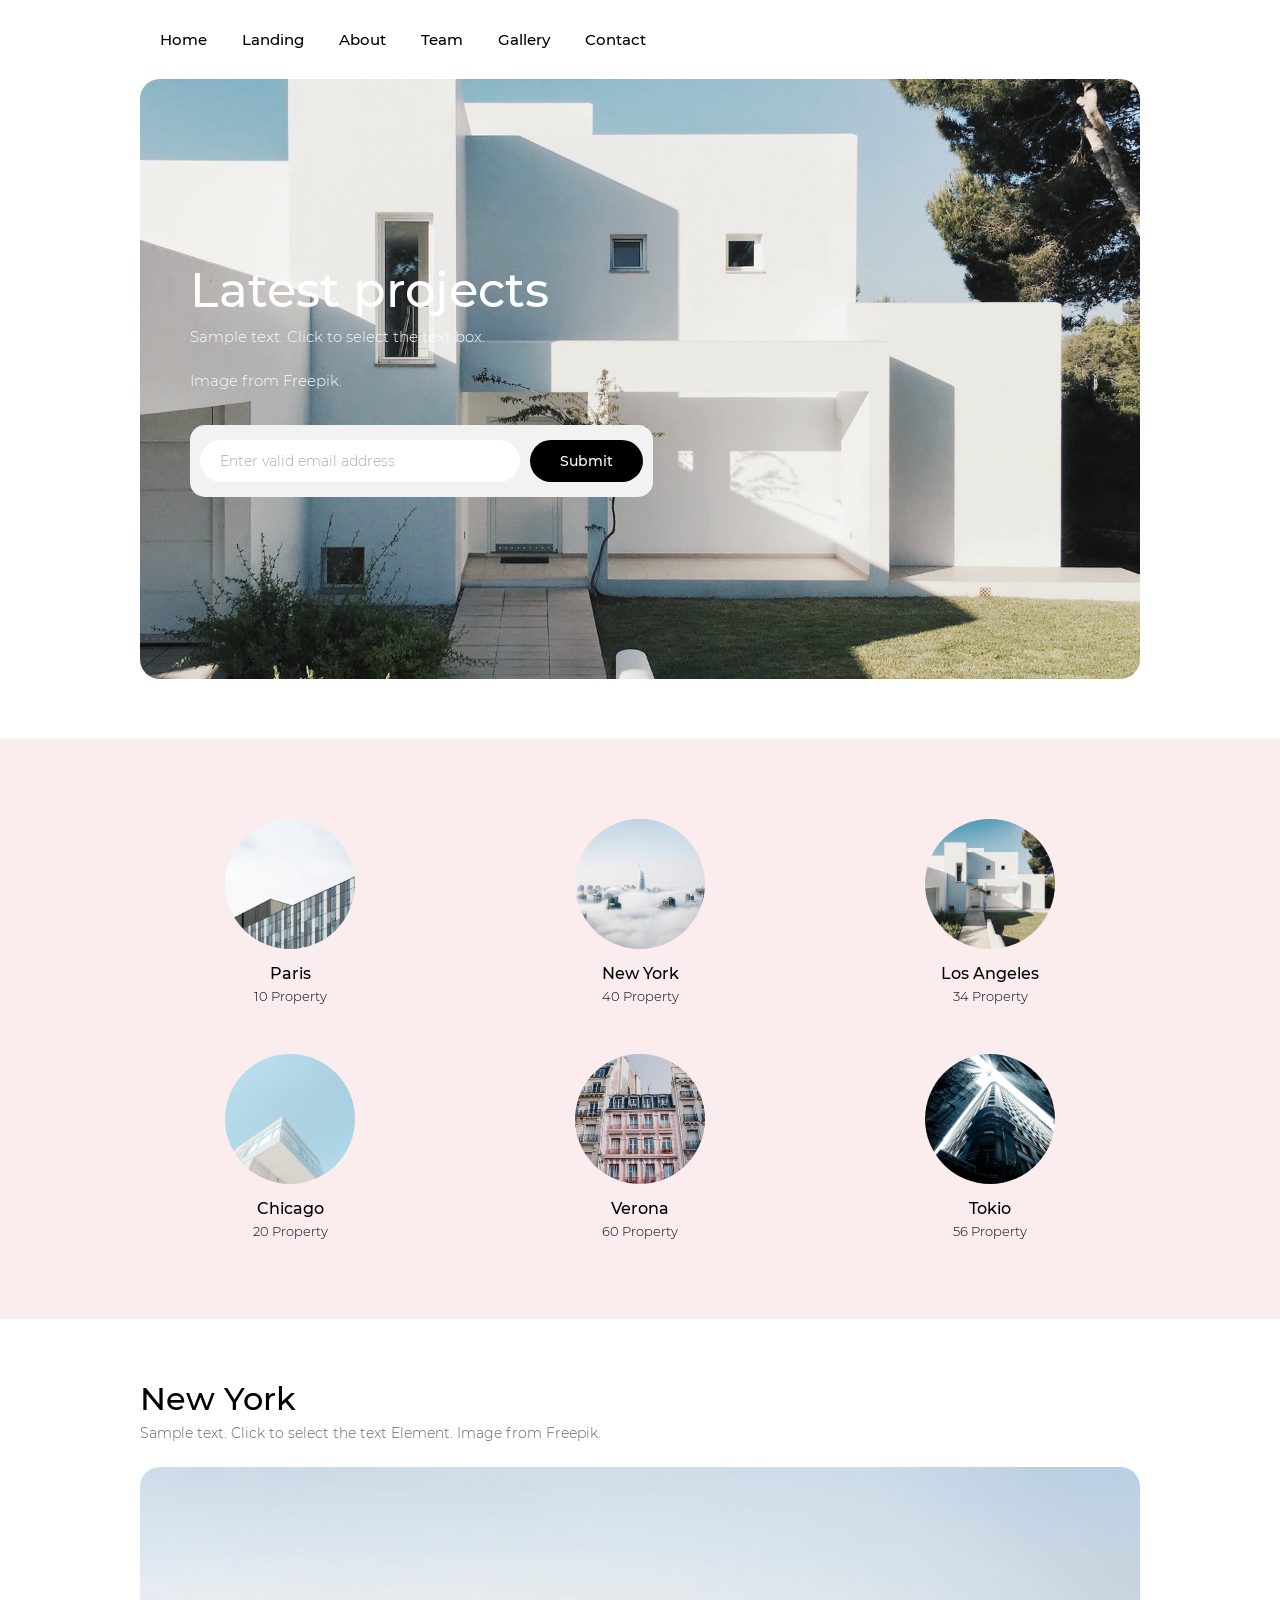
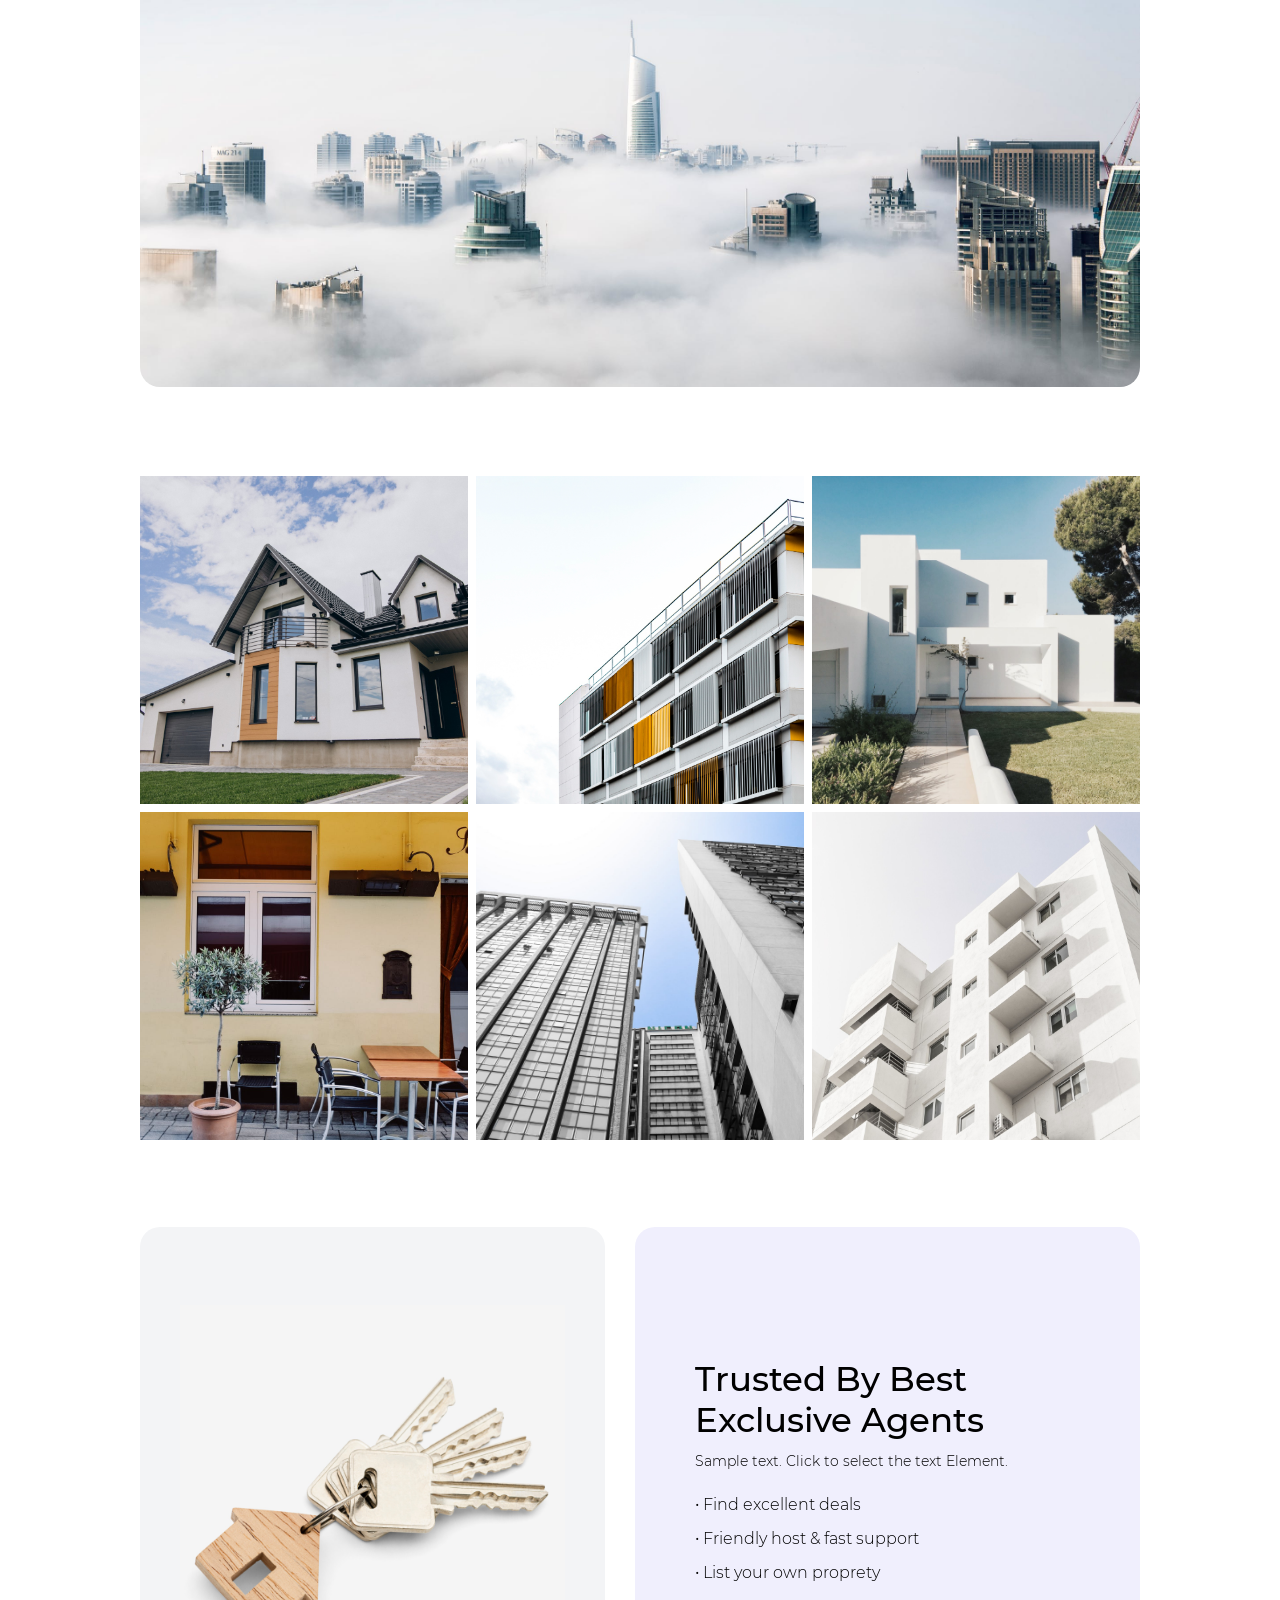
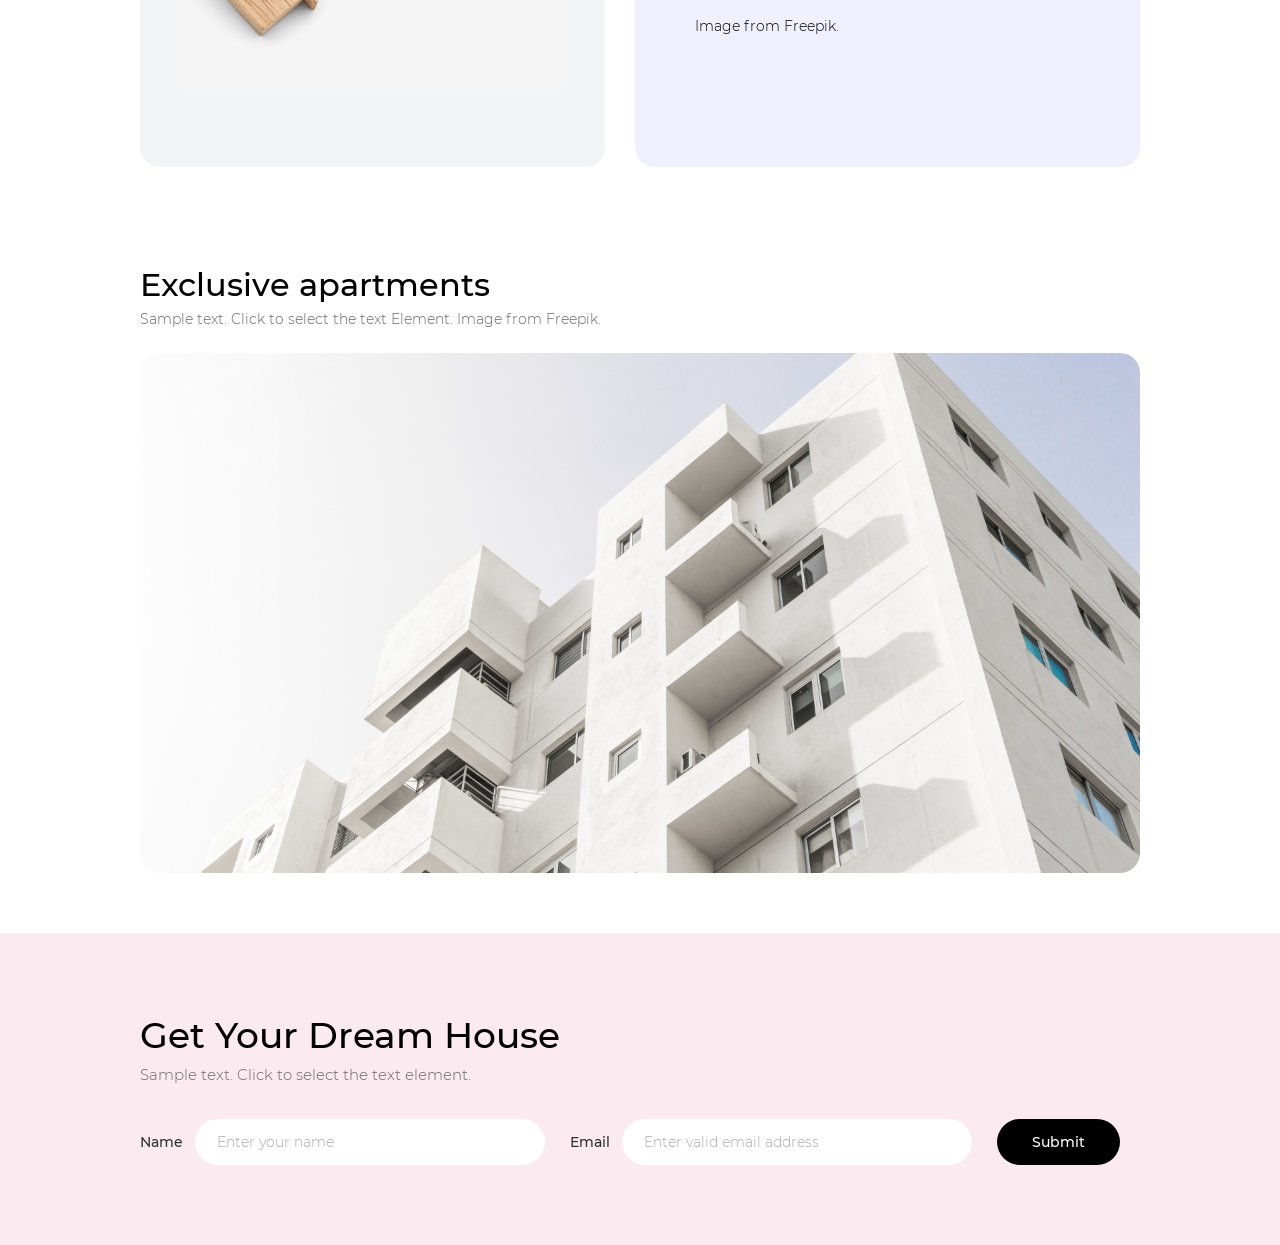
<file: pract_2/index.html>
<!DOCTYPE html>
<html lang="en">
<head>
  <meta charset="UTF-8">
  <title>Exclusive Apartments</title>
  <link href="./css/style.css" rel="stylesheet" />
  <link href="./css/header.css" rel="stylesheet" />
  <link href="./css/footer.css" rel="stylesheet" />
</head>
<body>
<header>
  <div class="main-content">
    <nav class="main-nav">
      <a href="#" class="nav-item">Home</a>
      <a href="#" class="nav-item">Landing</a>
      <a href="#" class="nav-item">About</a>
      <a href="#" class="nav-item">Team</a>
      <a href="#" class="nav-item">Gallery</a>
      <a href="#" class="nav-item">Contact</a>
    </nav>
  </div>
</header>

  <div class="container-white block-spacing">
    <div class="main-content">
      <div class="hero-card">
        <div class="hero-title">Latest projects</div>
        <div class="hero-subtitle">Sample text. Click to select the text box.</div>
        <div class="hero-credit"><br>Image from Freepik.</div>
        <div class="hero-search-wrapper"> 
          <div class="hero-search-inner">
            <input type="text" placeholder="Enter valid email address" />
            <button>Submit</button>
          </div>
        </div>
      </div>
    </div>
  </div>

  <div class="container-pink block-spacing">
    <div class="main-content">
      <div class="circles-grid">
        <div class="circle-item">
          <div class="circle-img"><img src="./img/paris.jpeg" alt="" /></div>
          <div class="circle-title">Paris</div>
          <div class="circle-desc">10 Property</div>
        </div>
        <div class="circle-item">
          <div class="circle-img"><img src="./img/pexels-photo-325185.jpeg" alt="" /></div>
          <div class="circle-title">New York</div>
          <div class="circle-desc">40 Property</div>
        </div>
        <div class="circle-item">
          <div class="circle-img"><img src="./img/la.jpeg" alt="" /></div>
          <div class="circle-title">Los Angeles</div>
          <div class="circle-desc">34 Property</div>
        </div>
        <div class="circle-item">
          <div class="circle-img"><img src="./img/pexels-photo-1029615.jpeg" alt="" /></div>
          <div class="circle-title">Chicago</div>
          <div class="circle-desc">20 Property</div>
        </div>
        <div class="circle-item">
          <div class="circle-img"><img src="./img/pexels-photo-2090651.jpeg" alt="" /></div>
          <div class="circle-title">Verona</div>
          <div class="circle-desc">60 Property</div>
        </div>
        <div class="circle-item">
          <div class="circle-img"><img src="./img/pexels-photo-1769369.jpeg" alt="" /></div>
          <div class="circle-title">Tokio</div>
          <div class="circle-desc">56 Property</div>
        </div>
      </div>
    </div>
  </div>

  <div class="container-white block-spacing">
    <div class="main-content">
      <div class="section-text">
        <div class="section-title">New York</div>
        <div class="section-subtitle">Sample text. Click to select the text Element. Image from Freepik.</div>
      </div>
      <div class="big-rounded-img">
        <img src="./img/pexels-photo-325185.jpeg" alt="" />
      </div><br>
      <div class="spacer-large"></div>
      <div class="squares-grid">
        <div class="square-item"><img src="./img/house-isolated-field.jpg" alt="" /></div>
        <div class="square-item"><img src="./img/apartment-building-city-with-copy-space.jpg" alt="" /></div>
        <div class="square-item"><img src="./img/la.jpeg" alt="" /></div>
        <div class="square-item"><img src="./img/pexels-photo-3874015.jpeg" alt="" /></div>
        <div class="square-item"><img src="./img/pexels-photo-3855622.jpeg" alt="" /></div>
        <div class="square-item"><img src="./img/low-angle-shot-facade-white-modern-building-blue-clear-sky.jpg" alt="" /></div><br>
      </div>
    </div>
  </div>

  <div class="container-white block-spacing">
    <div class="main-content">
      <div class="tall-cards-flex">
        <div class="tall-card grey-bg">
          <img src="./img/wooden-keychain-white.jpg" alt="" />
        </div>
        <div class="tall-card purple-bg">
          <div class="card-title">Trusted By Best Exclusive Agents</div>
          <div class="card-subtitle">Sample text. Click to select the text Element.</div>
          <div class="card-list">
            <div>• Find excellent deals</div>
            <div>• Friendly host &amp; fast support</div>
            <div>• List your own proprety</div>
          </div>
          <div class="card-credit">Image from Freepik.</div>
        </div>
      </div>
    </div>
  </div><br><br>

 <div class="container-white block-spacing">
    <div class="main-content">
      <div class="section-text">
        <div class="section-title">Exclusive apartments</div>
        <div class="section-subtitle">Sample text. Click to select the text Element. Image from Freepik.</div>
      </div>
      <div class="big-rounded-img">
        <img src="./img/low-angle-shot-facade-white-modern-building-blue-clear-sky.jpg" alt="" />
      </div>
    </div>
  </div>

  <footer class="footer-section">
    <div class="main-content">
      <div class="footer-box">
        <div class="footer-title">Get Your Dream House</div>
        <div class="footer-subtitle">Sample text. Click to select the text element.</div>
        <div class="footer-form-row">
          <div class="footer-field">
            <span class="footer-label">Name</span>
            <input type="text" placeholder="Enter your name" />
          </div>
          <div class="footer-field">
            <span class="footer-label">Email</span>
            <input type="text" placeholder="Enter valid email address" />
          </div>
          <button class="footer-btn">Submit</button>
        </div>
      </div>
    </div>
  </footer>
</body>
</html>
</file>
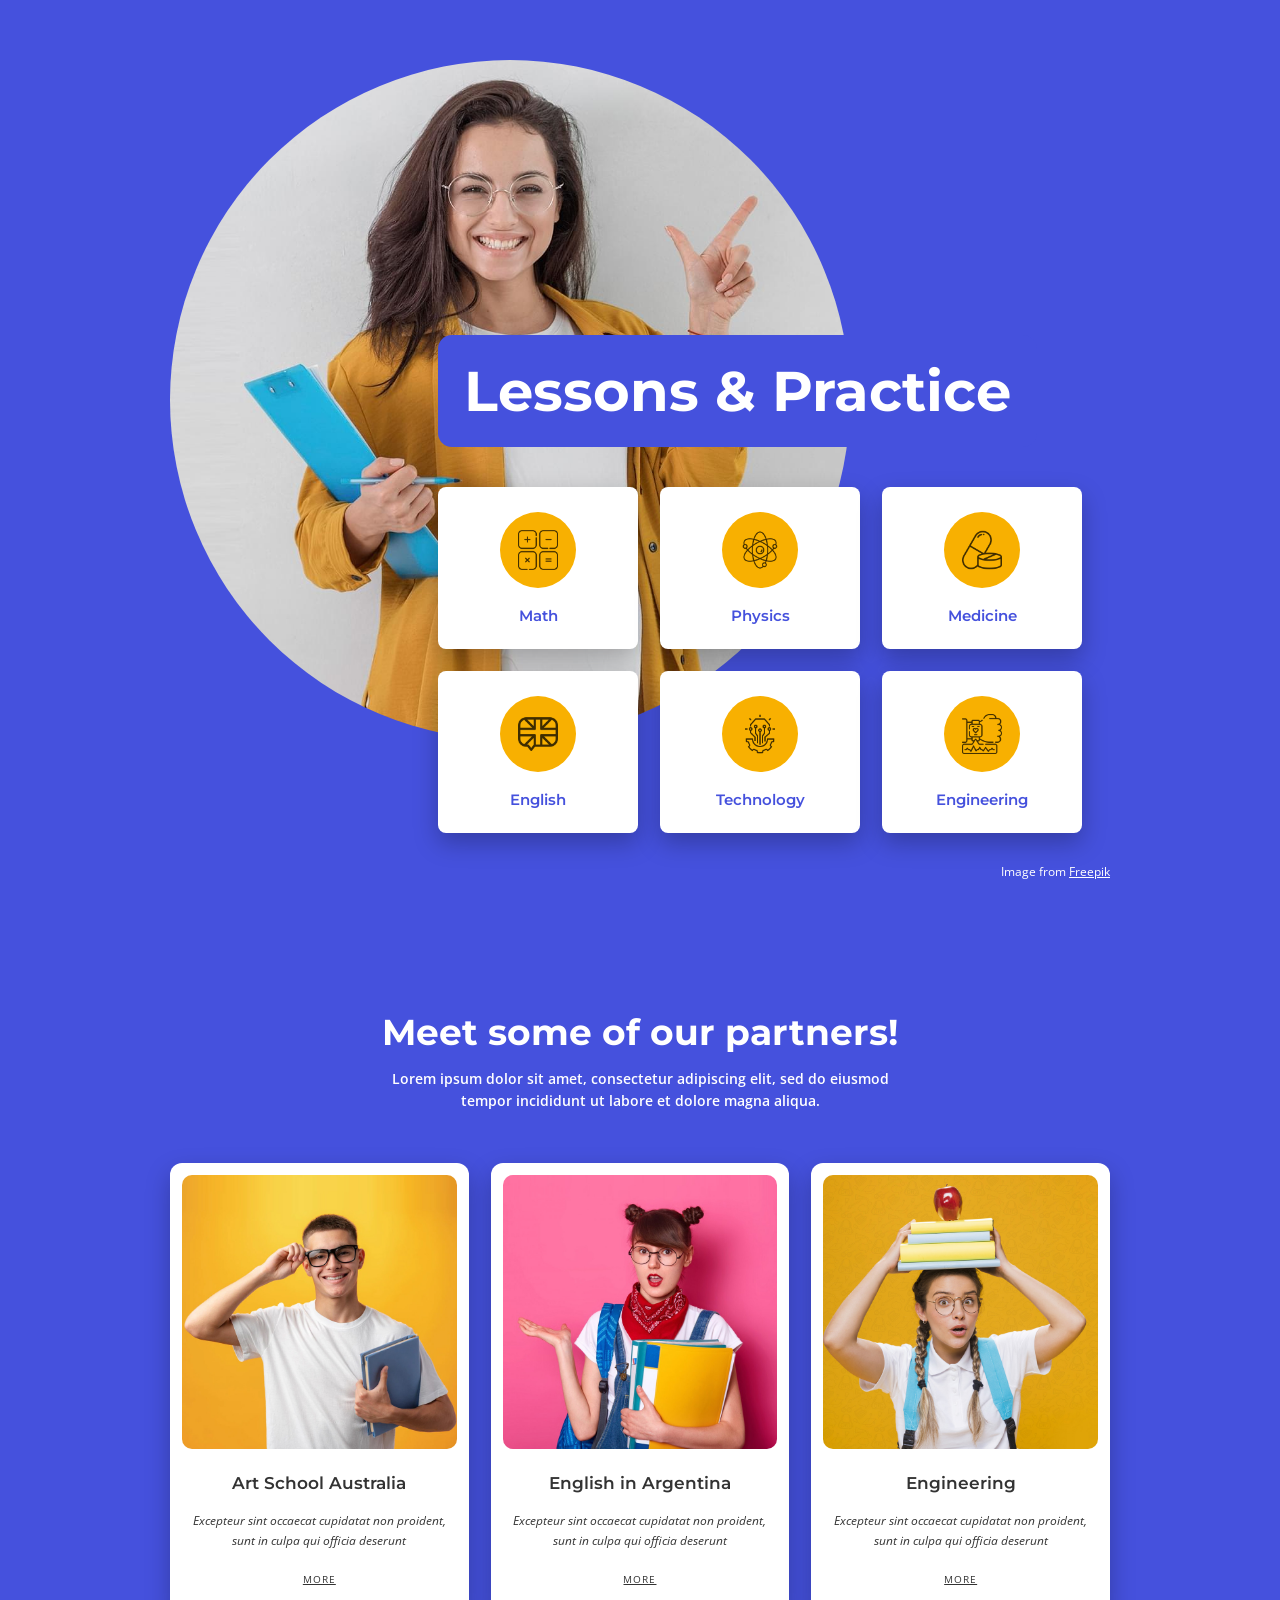
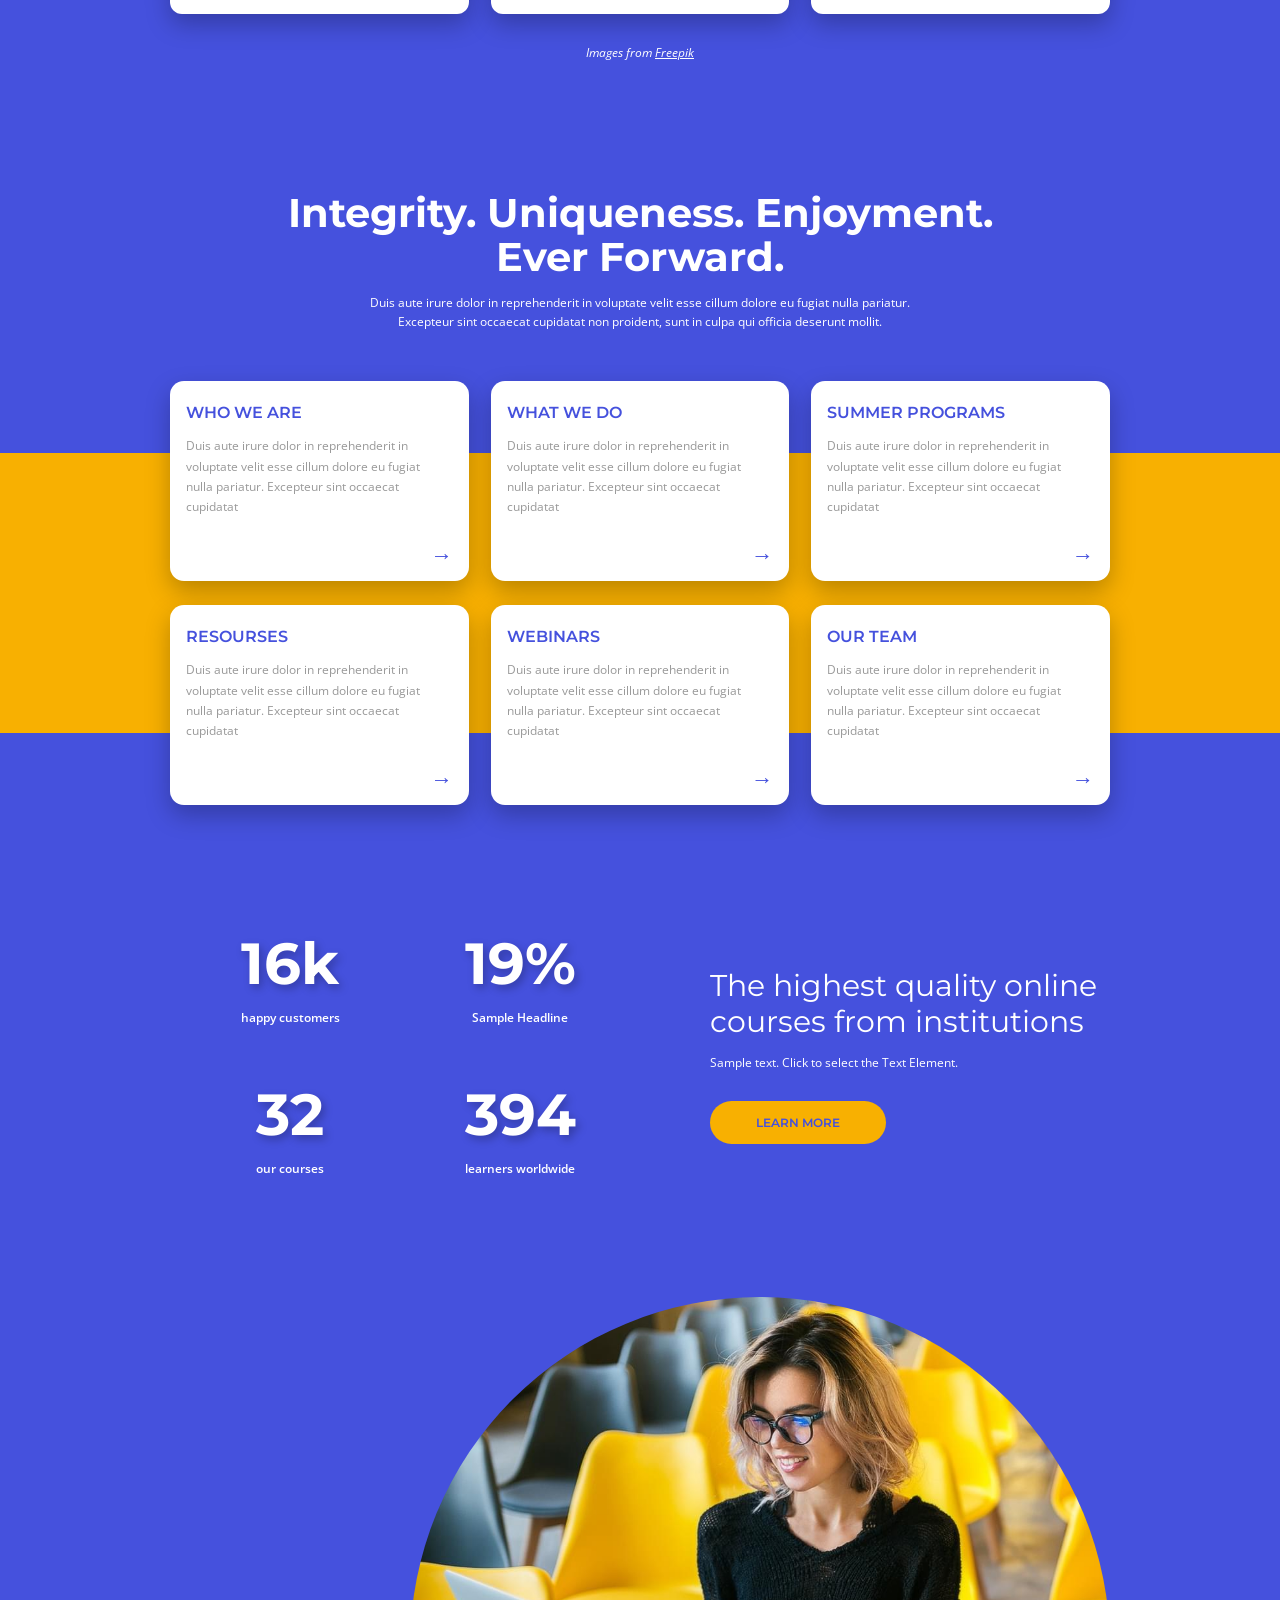
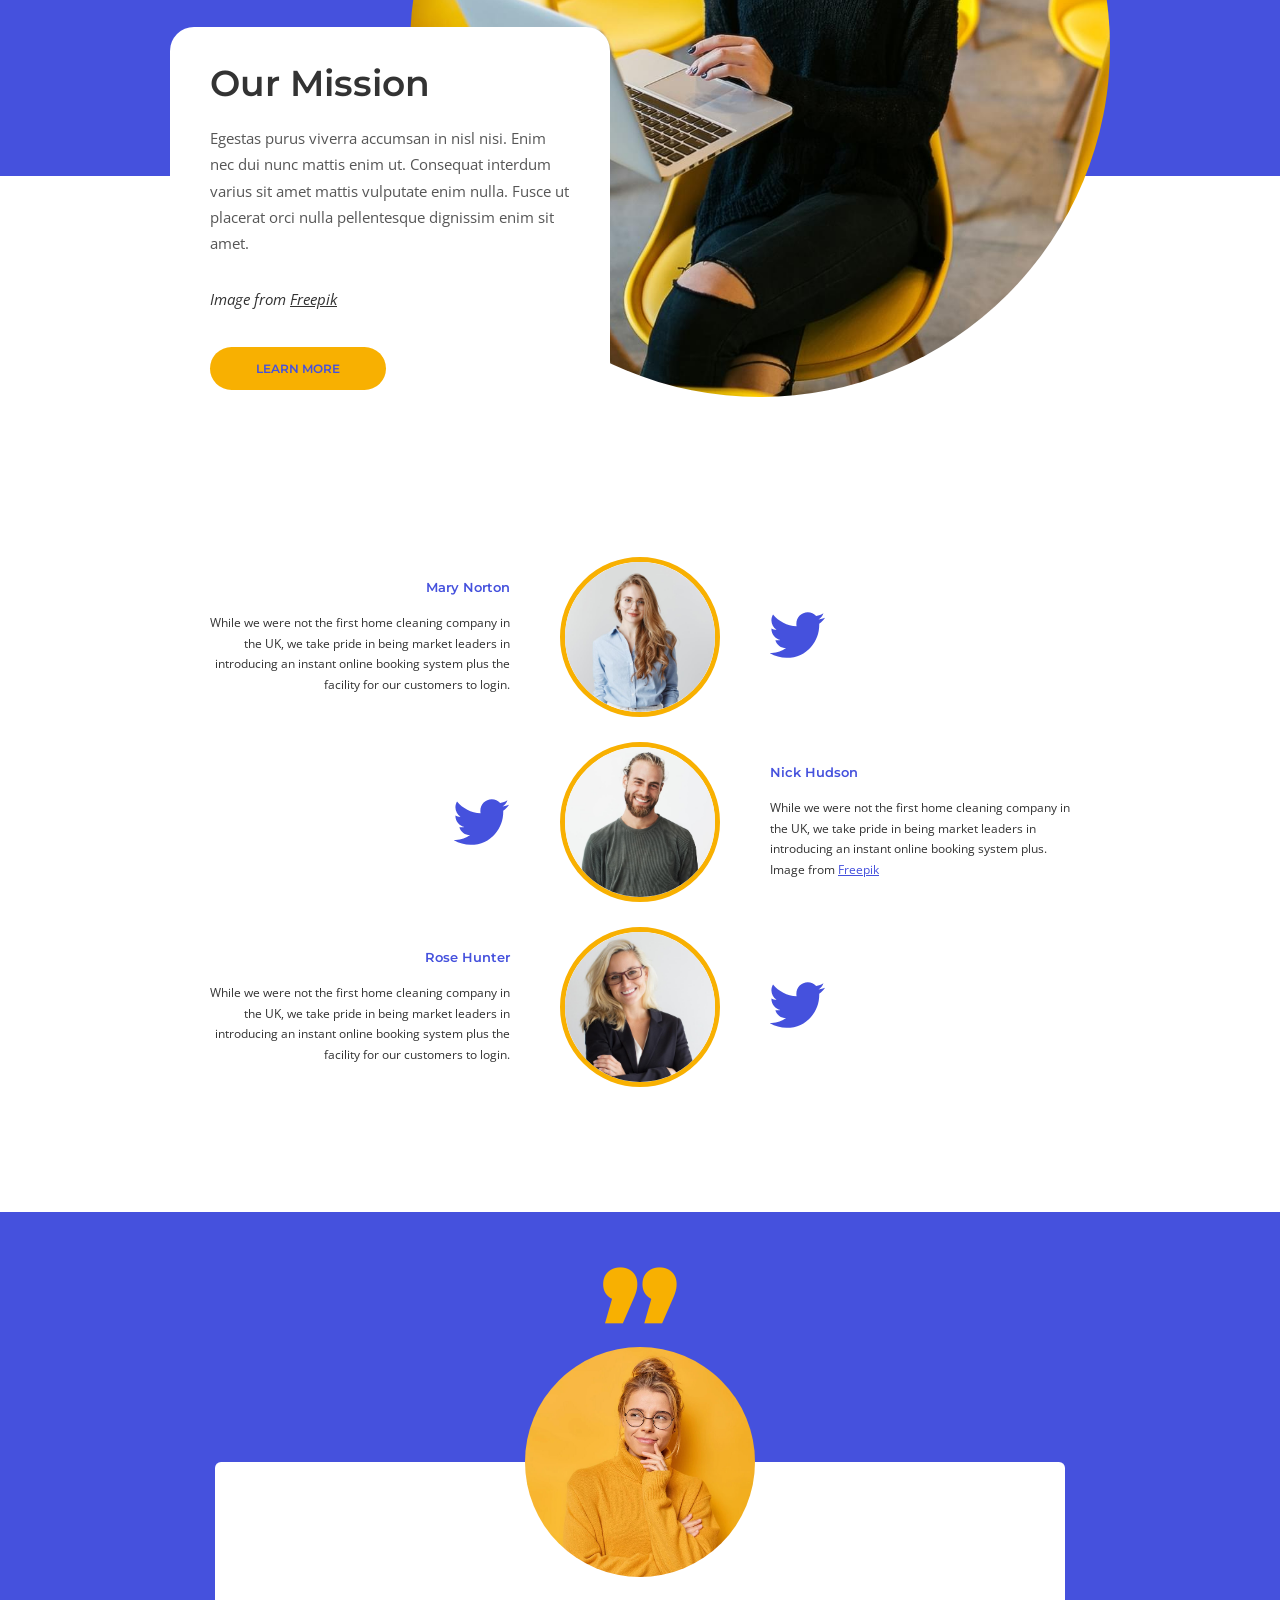
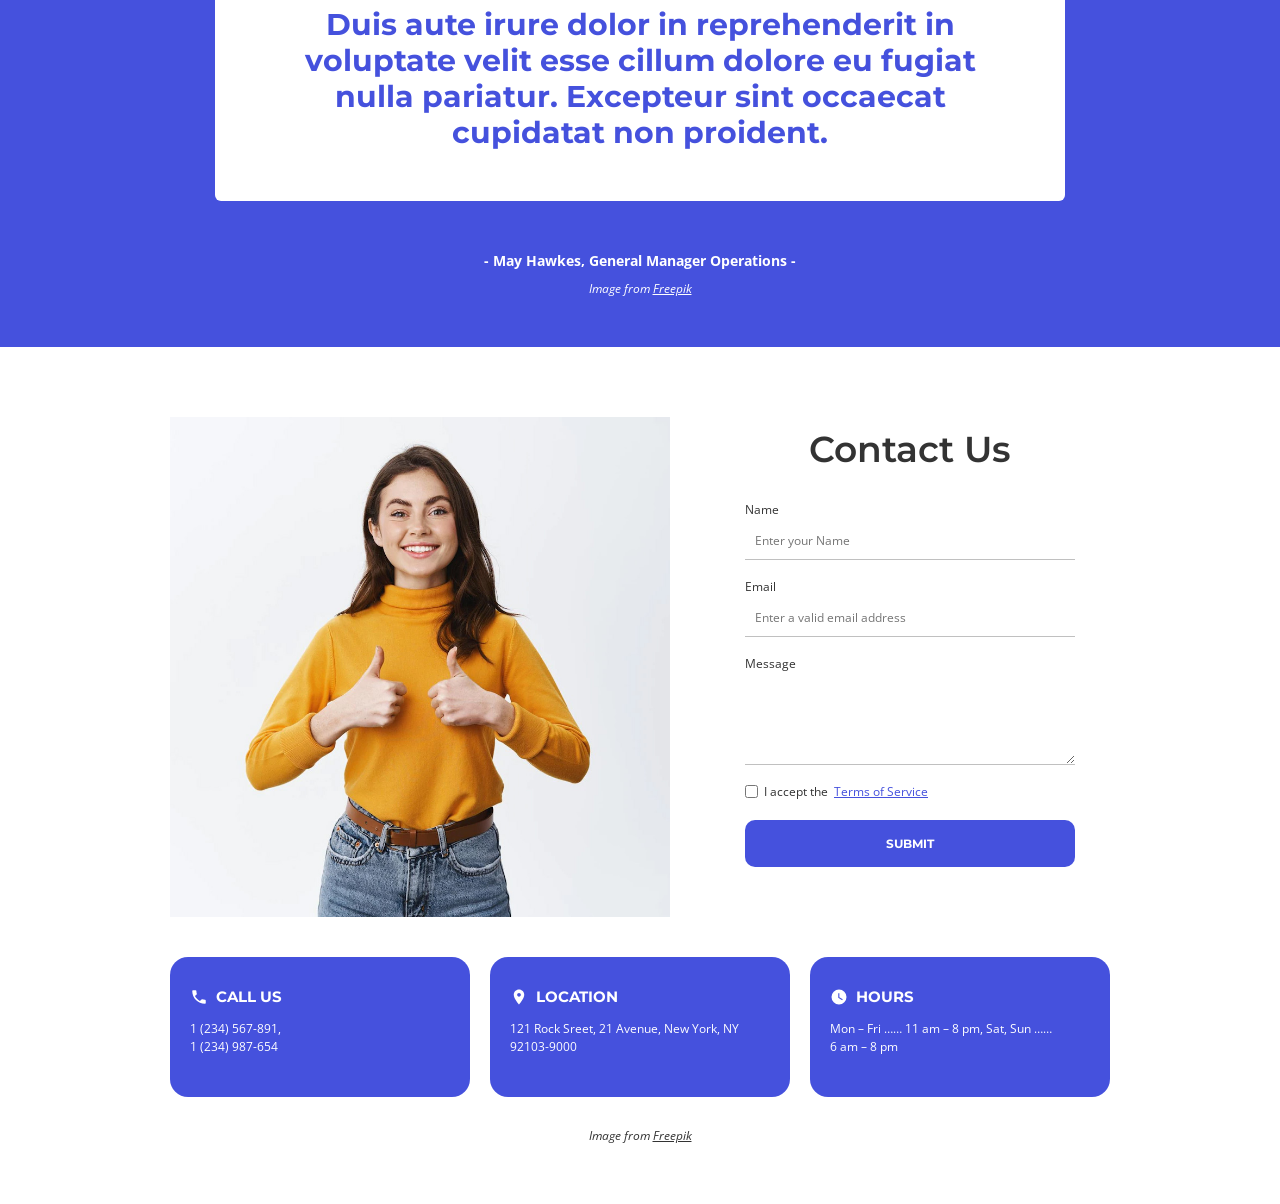
<file: pract_3/index.html>
<!DOCTYPE html>
<html lang="en">
<head>
    <meta charset="UTF-8">
    <meta name="viewport" content="width=device-width, initial-scale=1.0">
    <title>Lessons & Practice</title>
    <link rel="preconnect" href="https://fonts.googleapis.com">
    <link rel="preconnect" href="https://fonts.gstatic.com" crossorigin>
    <link href="https://fonts.googleapis.com/css2?family=Montserrat:wght@400;500;600;700;800&family=Open+Sans:ital,wght@0,400;0,600;0,700;1,400&display=swap" rel="stylesheet">
    <link rel="stylesheet" href="style.css">
</head>
<body>

    <section class="hero">
        <div class="container hero-inner">
            <div class="hero-circle">
                <img src="images/bbvv.jpg" alt="Student">
            </div>
            <div class="hero-content">
                <h1 class="hero-title">Lessons &amp; Practice</h1>
                <div class="subjects">
                    <a href="javascript:void(0)" class="subject">
                        <span class="subject-icon"><img src="images/maths.png" alt=""></span>
                        <span class="subject-name">Math</span>
                    </a>
                    <a href="javascript:void(0)" class="subject">
                        <span class="subject-icon"><img src="images/atom.png" alt=""></span>
                        <span class="subject-name">Physics</span>
                    </a>
                    <a href="javascript:void(0)" class="subject">
                        <span class="subject-icon"><img src="images/medicine.png" alt=""></span>
                        <span class="subject-name">Medicine</span>
                    </a>
                    <a href="javascript:void(0)" class="subject">
                        <span class="subject-icon"><img src="images/english-language.png" alt=""></span>
                        <span class="subject-name">English</span>
                    </a>
                    <a href="javascript:void(0)" class="subject">
                        <span class="subject-icon"><img src="images/technology.png" alt=""></span>
                        <span class="subject-name">Technology</span>
                    </a>
                    <a href="javascript:void(0)" class="subject">
                        <span class="subject-icon"><img src="images/smart-watch.png" alt=""></span>
                        <span class="subject-name">Engineering</span>
                    </a>
                </div>
                <p class="credit credit-right">Image from <a href="javascript:void(0)">Freepik</a></p>
            </div>
        </div>
    </section>

    <section class="partners">
        <div class="container">
            <h2 class="section-title">Meet some of our partners!</h2>
            <p class="section-text">Lorem ipsum dolor sit amet, consectetur adipiscing elit, sed do eiusmod<br>tempor incididunt ut labore et dolore magna aliqua.</p>
            <div class="partners-grid">
                <div class="partner">
                    <img src="images/fg.jpg" alt="Art School Australia">
                    <h3>Art School Australia</h3>
                    <p>Excepteur sint occaecat cupidatat non proident, sunt in culpa qui officia deserunt</p>
                    <a href="javascript:void(0)">MORE</a>
                </div>
                <div class="partner">
                    <img src="images/22.jpg" alt="English in Argentina">
                    <h3>English in Argentina</h3>
                    <p>Excepteur sint occaecat cupidatat non proident, sunt in culpa qui officia deserunt</p>
                    <a href="javascript:void(0)">MORE</a>
                </div>
                <div class="partner">
                    <img src="images/fgfgg.jpg" alt="Engineering">
                    <h3>Engineering</h3>
                    <p>Excepteur sint occaecat cupidatat non proident, sunt in culpa qui officia deserunt</p>
                    <a href="javascript:void(0)">MORE</a>
                </div>
            </div>
            <p class="credit">Images from <a href="javascript:void(0)">Freepik</a></p>
        </div>
    </section>

    <section class="values">
        <div class="container">
            <h2 class="section-title big">Integrity. Uniqueness. Enjoyment.<br>Ever Forward.</h2>
            <p class="section-text small">Duis aute irure dolor in reprehenderit in voluptate velit esse cillum dolore eu fugiat nulla pariatur.<br>Excepteur sint occaecat cupidatat non proident, sunt in culpa qui officia deserunt mollit.</p>
        </div>
        <div class="values-band">
            <div class="container values-grid">
                <div class="value-card">
                    <h3>Who we are</h3>
                    <p>Duis aute irure dolor in reprehenderit in voluptate velit esse cillum dolore eu fugiat nulla pariatur. Excepteur sint occaecat cupidatat</p>
                    <a href="javascript:void(0)" class="arrow">&#8594;</a>
                </div>
                <div class="value-card">
                    <h3>What we do</h3>
                    <p>Duis aute irure dolor in reprehenderit in voluptate velit esse cillum dolore eu fugiat nulla pariatur. Excepteur sint occaecat cupidatat</p>
                    <a href="javascript:void(0)" class="arrow">&#8594;</a>
                </div>
                <div class="value-card">
                    <h3>Summer programs</h3>
                    <p>Duis aute irure dolor in reprehenderit in voluptate velit esse cillum dolore eu fugiat nulla pariatur. Excepteur sint occaecat cupidatat</p>
                    <a href="javascript:void(0)" class="arrow">&#8594;</a>
                </div>
                <div class="value-card">
                    <h3>Resourses</h3>
                    <p>Duis aute irure dolor in reprehenderit in voluptate velit esse cillum dolore eu fugiat nulla pariatur. Excepteur sint occaecat cupidatat</p>
                    <a href="javascript:void(0)" class="arrow">&#8594;</a>
                </div>
                <div class="value-card">
                    <h3>Webinars</h3>
                    <p>Duis aute irure dolor in reprehenderit in voluptate velit esse cillum dolore eu fugiat nulla pariatur. Excepteur sint occaecat cupidatat</p>
                    <a href="javascript:void(0)" class="arrow">&#8594;</a>
                </div>
                <div class="value-card">
                    <h3>Our team</h3>
                    <p>Duis aute irure dolor in reprehenderit in voluptate velit esse cillum dolore eu fugiat nulla pariatur. Excepteur sint occaecat cupidatat</p>
                    <a href="javascript:void(0)" class="arrow">&#8594;</a>
                </div>
            </div>
        </div>
    </section>

    <section class="stats">
        <div class="container stats-inner">
            <div class="stats-grid">
                <div class="stat">
                    <span class="stat-number">16k</span>
                    <span class="stat-label">happy customers</span>
                </div>
                <div class="stat">
                    <span class="stat-number">19%</span>
                    <span class="stat-label">Sample Headline</span>
                </div>
                <div class="stat">
                    <span class="stat-number">32</span>
                    <span class="stat-label">our courses</span>
                </div>
                <div class="stat">
                    <span class="stat-number">394</span>
                    <span class="stat-label">learners worldwide</span>
                </div>
            </div>
            <div class="stats-text">
                <h2>The highest quality online courses from institutions</h2>
                <p>Sample text. Click to select the Text Element.</p>
                <a href="javascript:void(0)" class="btn">Learn more</a>
            </div>
        </div>
    </section>

    <section class="mission">
        <div class="container mission-inner">
            <div class="mission-circle">
                <img src="images/jhj.jpg" alt="Our mission">
            </div>
            <div class="mission-card">
                <h2>Our Mission</h2>
                <p>Egestas purus viverra accumsan in nisl nisi. Enim nec dui nunc mattis enim ut. Consequat interdum varius sit amet mattis vulputate enim nulla. Fusce ut placerat orci nulla pellentesque dignissim enim sit amet.</p>
                <p class="credit dark">Image from <a href="javascript:void(0)">Freepik</a></p>
                <a href="javascript:void(0)" class="btn">Learn more</a>
            </div>
        </div>
    </section>

    <section class="testimonials">
        <div class="container">
            <div class="testimonial">
                <div class="t-text left">
                    <h4>Mary Norton</h4>
                    <p>While we were not the first home cleaning company in the UK, we take pride in being market leaders in introducing an instant online booking system plus the facility for our customers to login.</p>
                </div>
                <div class="t-photo"><img src="images/758b5559-c3ba-4155-a732-78d6fab8bfcd.jpg" alt="Mary Norton"></div>
                <div class="t-side"><a href="javascript:void(0)" class="twitter"><svg viewBox="0 0 24 24"><path d="M23.6 4.6c-.9.4-1.8.6-2.8.8 1-.6 1.8-1.6 2.1-2.7-.9.6-2 1-3.1 1.2-.9-1-2.2-1.6-3.6-1.6-2.7 0-4.9 2.2-4.9 4.9 0 .4 0 .8.1 1.1-4.1-.2-7.7-2.2-10.1-5.1-.4.7-.7 1.6-.7 2.5 0 1.7.9 3.2 2.2 4.1-.8 0-1.6-.2-2.2-.6v.1c0 2.4 1.7 4.4 3.9 4.8-.4.1-.8.2-1.3.2-.3 0-.6 0-.9-.1.6 2 2.4 3.4 4.6 3.4-1.7 1.3-3.8 2.1-6.1 2.1-.4 0-.8 0-1.2-.1 2.2 1.4 4.8 2.2 7.5 2.2 9.1 0 14-7.5 14-14v-.6c1-.7 1.8-1.6 2.5-2.6z"/></svg></a></div>
            </div>
            <div class="testimonial">
                <div class="t-side right"><a href="javascript:void(0)" class="twitter"><svg viewBox="0 0 24 24"><path d="M23.6 4.6c-.9.4-1.8.6-2.8.8 1-.6 1.8-1.6 2.1-2.7-.9.6-2 1-3.1 1.2-.9-1-2.2-1.6-3.6-1.6-2.7 0-4.9 2.2-4.9 4.9 0 .4 0 .8.1 1.1-4.1-.2-7.7-2.2-10.1-5.1-.4.7-.7 1.6-.7 2.5 0 1.7.9 3.2 2.2 4.1-.8 0-1.6-.2-2.2-.6v.1c0 2.4 1.7 4.4 3.9 4.8-.4.1-.8.2-1.3.2-.3 0-.6 0-.9-.1.6 2 2.4 3.4 4.6 3.4-1.7 1.3-3.8 2.1-6.1 2.1-.4 0-.8 0-1.2-.1 2.2 1.4 4.8 2.2 7.5 2.2 9.1 0 14-7.5 14-14v-.6c1-.7 1.8-1.6 2.5-2.6z"/></svg></a></div>
                <div class="t-photo"><img src="images/a7c767cf-3a26-4f01-874d-14261d2c39a7.jpg" alt="Nick Hudson"></div>
                <div class="t-text">
                    <h4>Nick Hudson</h4>
                    <p>While we were not the first home cleaning company in the UK, we take pride in being market leaders in introducing an instant online booking system plus. Image from <a href="javascript:void(0)">Freepik</a></p>
                </div>
            </div>
            <div class="testimonial">
                <div class="t-text left">
                    <h4>Rose Hunter</h4>
                    <p>While we were not the first home cleaning company in the UK, we take pride in being market leaders in introducing an instant online booking system plus the facility for our customers to login.</p>
                </div>
                <div class="t-photo"><img src="images/e916e899-9128-4aac-8760-007d5815c973.jpg" alt="Rose Hunter"></div>
                <div class="t-side"><a href="javascript:void(0)" class="twitter"><svg viewBox="0 0 24 24"><path d="M23.6 4.6c-.9.4-1.8.6-2.8.8 1-.6 1.8-1.6 2.1-2.7-.9.6-2 1-3.1 1.2-.9-1-2.2-1.6-3.6-1.6-2.7 0-4.9 2.2-4.9 4.9 0 .4 0 .8.1 1.1-4.1-.2-7.7-2.2-10.1-5.1-.4.7-.7 1.6-.7 2.5 0 1.7.9 3.2 2.2 4.1-.8 0-1.6-.2-2.2-.6v.1c0 2.4 1.7 4.4 3.9 4.8-.4.1-.8.2-1.3.2-.3 0-.6 0-.9-.1.6 2 2.4 3.4 4.6 3.4-1.7 1.3-3.8 2.1-6.1 2.1-.4 0-.8 0-1.2-.1 2.2 1.4 4.8 2.2 7.5 2.2 9.1 0 14-7.5 14-14v-.6c1-.7 1.8-1.6 2.5-2.6z"/></svg></a></div>
            </div>
        </div>
    </section>

    <section class="quote">
        <div class="container">
            <div class="quote-mark">&#8221;</div>
            <div class="quote-card">
                <div class="quote-photo"><img src="images/444.jpg" alt="May Hawkes"></div>
                <p>Duis aute irure dolor in reprehenderit in voluptate velit esse cillum dolore eu fugiat nulla pariatur. Excepteur sint occaecat cupidatat non proident.</p>
            </div>
            <p class="quote-author">- May Hawkes, General Manager Operations -</p>
            <p class="credit">Image from <a href="javascript:void(0)">Freepik</a></p>
        </div>
    </section>

    <section class="contact">
        <div class="container">
            <div class="contact-top">
                <div class="contact-image">
                    <img src="images/ddf.jpg" alt="Contact">
                </div>
                <form class="contact-form" onsubmit="return false">
                    <h2>Contact Us</h2>
                    <label for="name">Name</label>
                    <input type="text" id="name" placeholder="Enter your Name">
                    <label for="email">Email</label>
                    <input type="email" id="email" placeholder="Enter a valid email address">
                    <label for="message">Message</label>
                    <textarea id="message" rows="4"></textarea>
                    <label class="checkbox"><input type="checkbox"> I accept the <a href="javascript:void(0)">Terms of Service</a></label>
                    <button type="button">Submit</button>
                </form>
            </div>
            <div class="info-grid">
                <div class="info-card">
                    <h4><svg viewBox="0 0 24 24"><path d="M6.6 10.8c1.4 2.8 3.8 5.1 6.6 6.6l2.2-2.2c.3-.3.7-.4 1-.2 1.1.4 2.3.6 3.6.6.6 0 1 .4 1 1V20c0 .6-.4 1-1 1C10.6 21 3 13.4 3 4c0-.6.4-1 1-1h3.5c.6 0 1 .4 1 1 0 1.3.2 2.5.6 3.6.1.3 0 .7-.2 1l-2.3 2.2z"/></svg>Call us</h4>
                    <p>1 (234) 567-891,<br>1 (234) 987-654</p>
                </div>
                <div class="info-card">
                    <h4><svg viewBox="0 0 24 24"><path d="M12 2C8.1 2 5 5.1 5 9c0 5.3 7 13 7 13s7-7.7 7-13c0-3.9-3.1-7-7-7zm0 9.5c-1.4 0-2.5-1.1-2.5-2.5s1.1-2.5 2.5-2.5 2.5 1.1 2.5 2.5-1.1 2.5-2.5 2.5z"/></svg>Location</h4>
                    <p><span class="nowrap">121 Rock Sreet, 21 Avenue, New York, NY</span><br>92103-9000</p>
                </div>
                <div class="info-card">
                    <h4><svg viewBox="0 0 24 24"><path d="M12 2a10 10 0 1 0 0 20 10 10 0 0 0 0-20zm4.2 14.2L11 13V7h1.5v5.2l4.5 2.7-.8 1.3z"/></svg>Hours</h4>
                    <p><span class="nowrap">Mon – Fri …… 11 am – 8 pm, Sat, Sun ……</span><br>6 am – 8 pm</p>
                </div>
            </div>
            <p class="credit dark">Image from <a href="javascript:void(0)">Freepik</a></p>
        </div>
    </section>

</body>
</html>
</file>
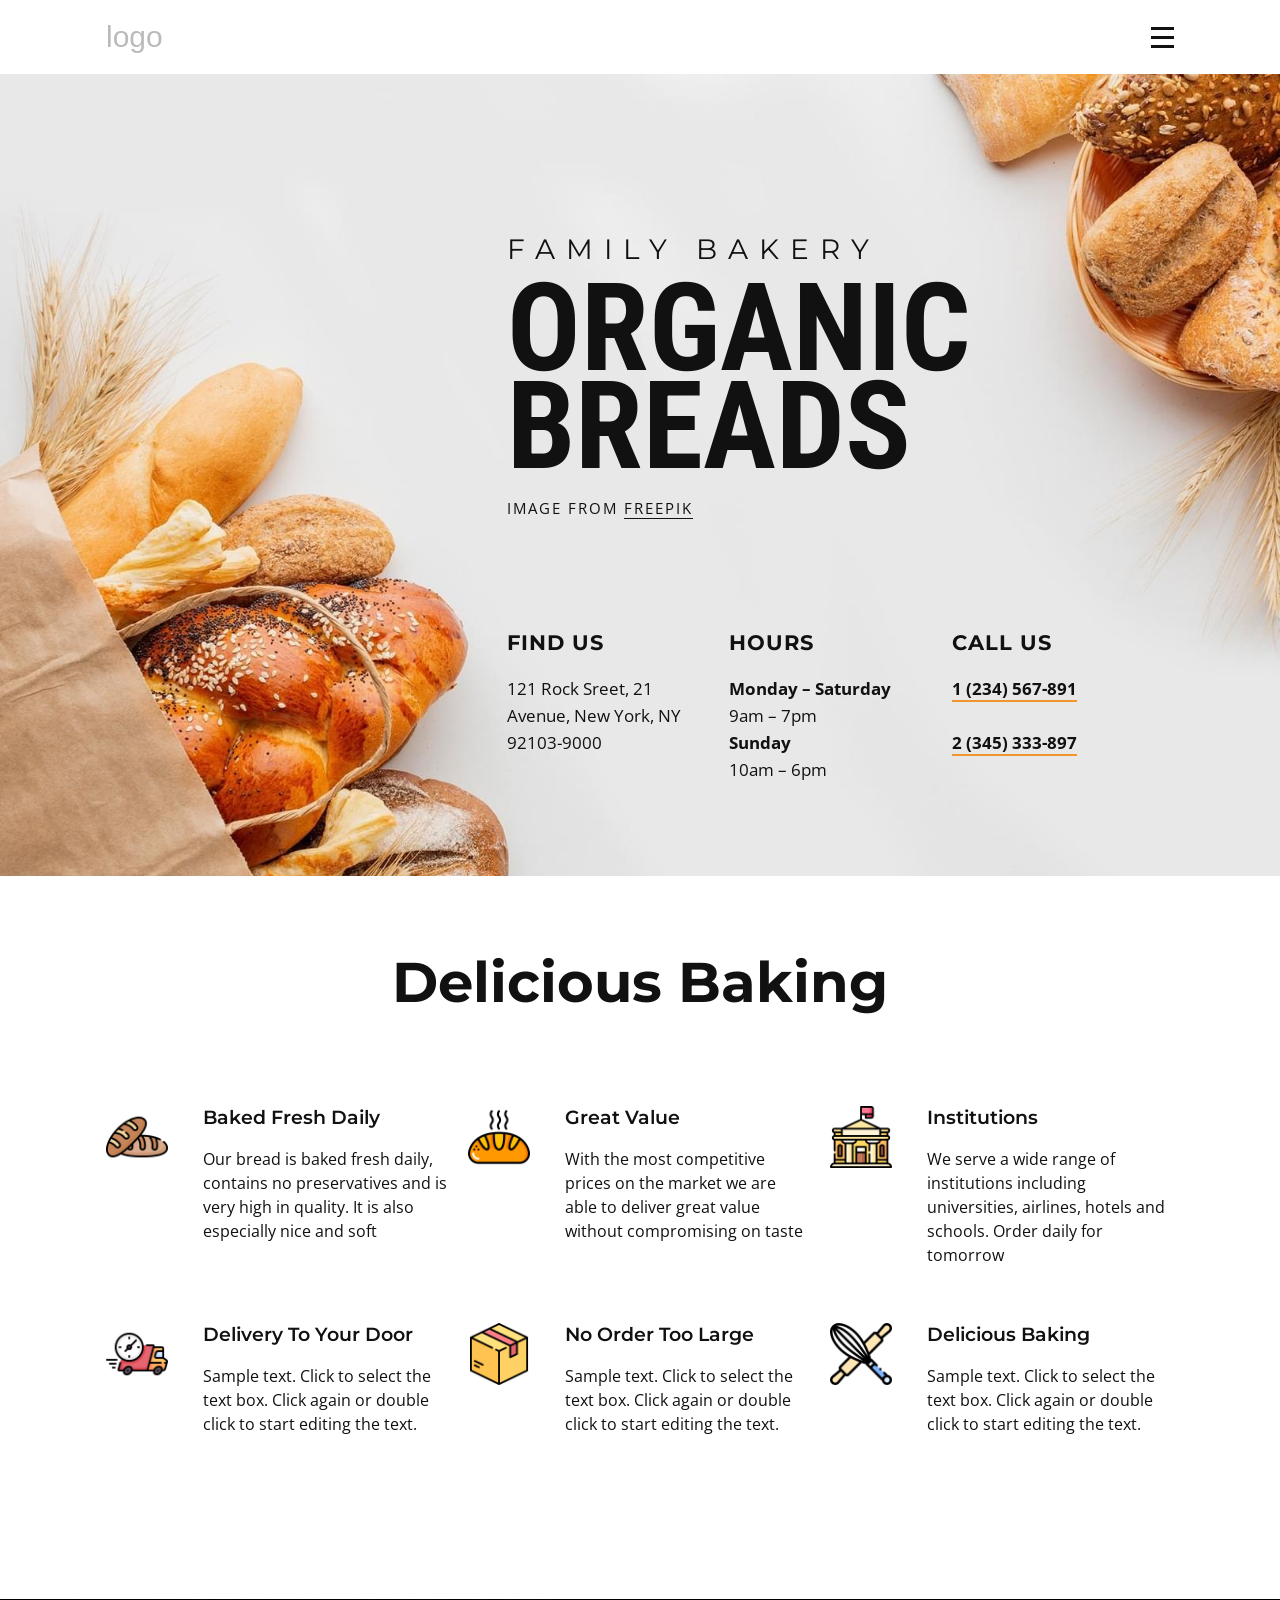
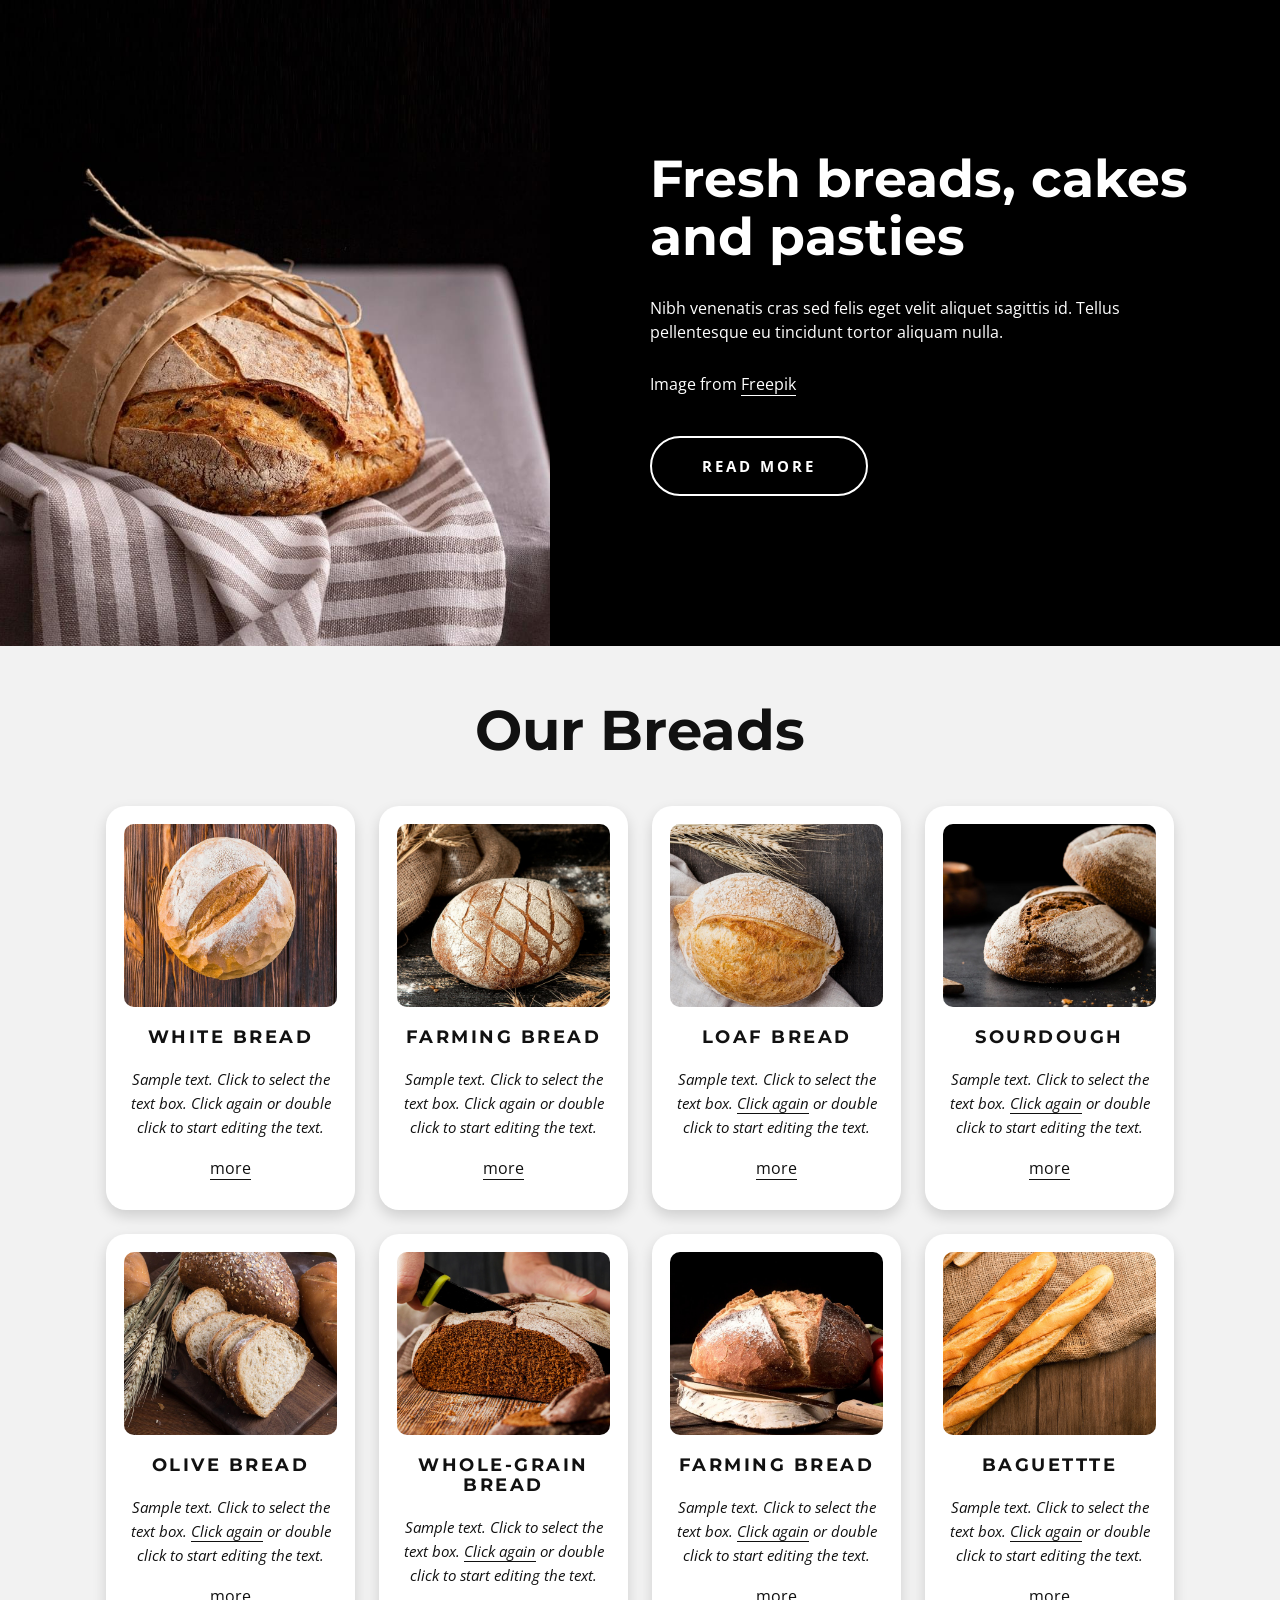
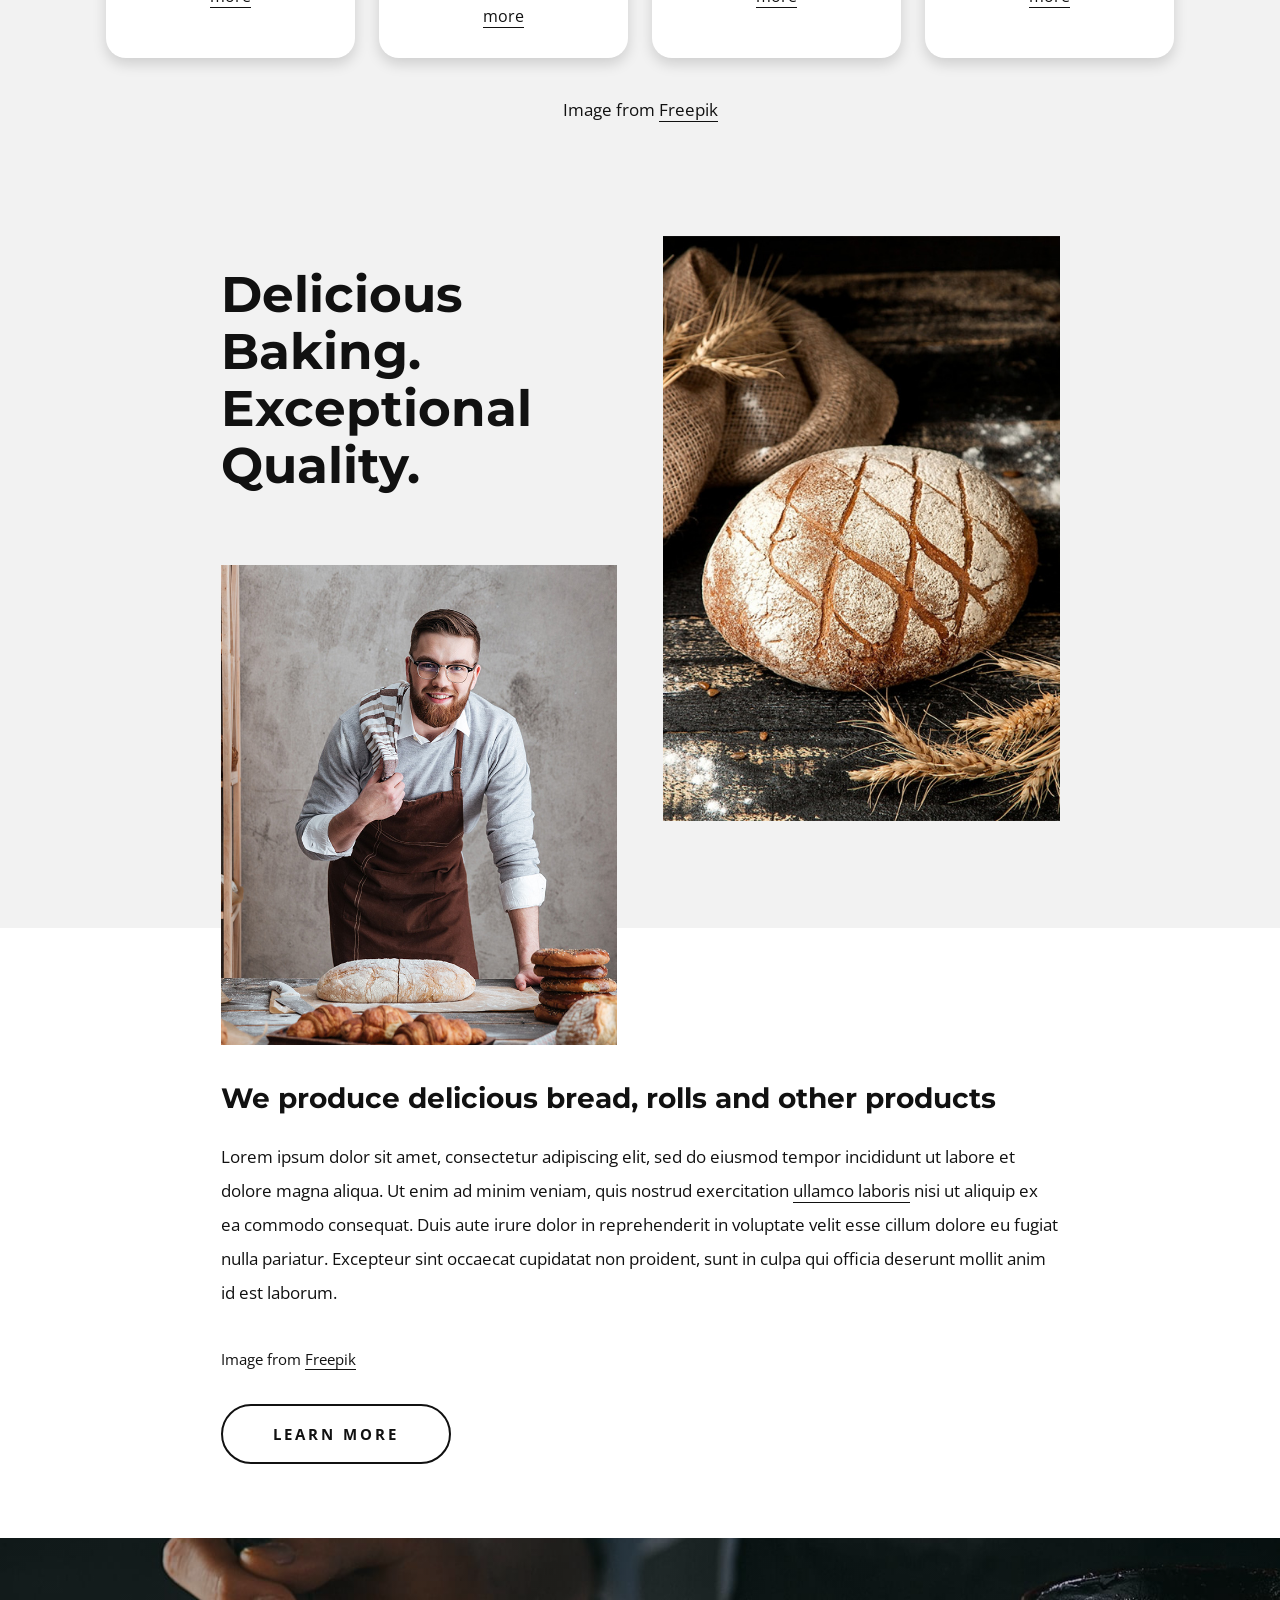
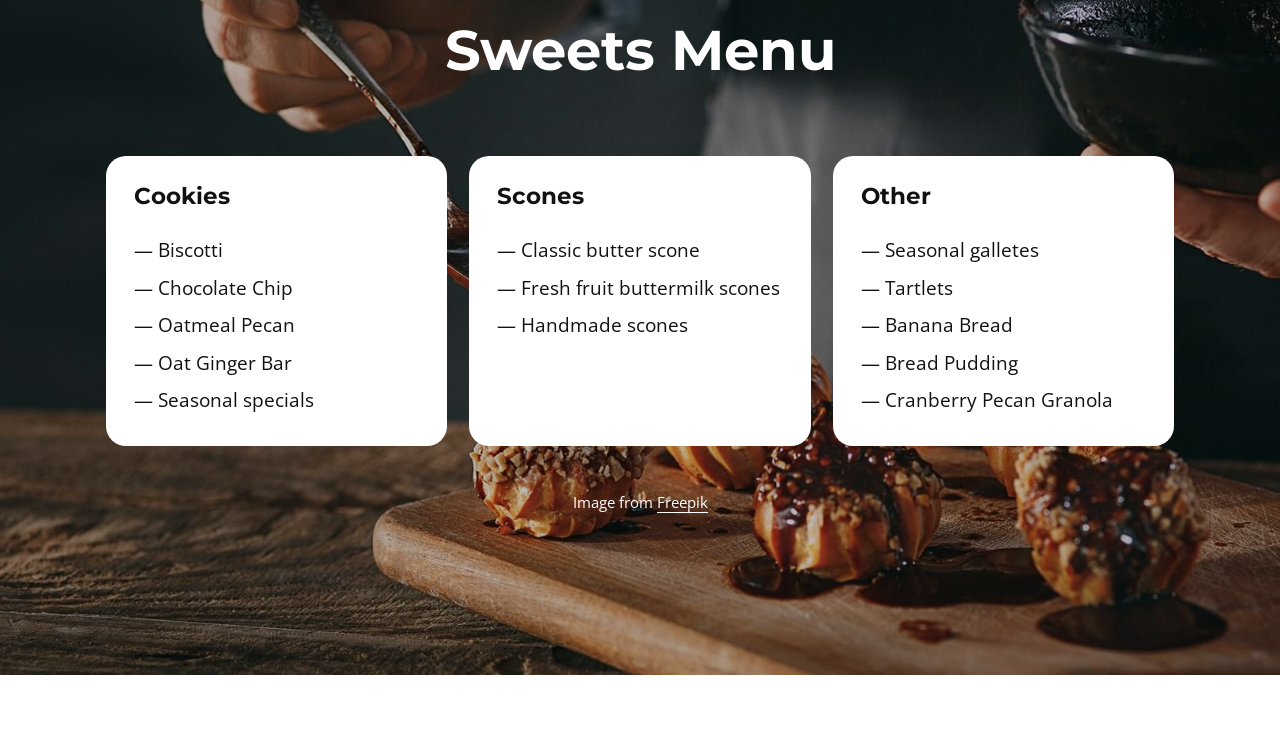
<file: pract_5/index.html>
<!DOCTYPE html>
<html lang="en">
<head>
    <meta charset="UTF-8">
    <meta name="viewport" content="width=device-width, initial-scale=1.0">
    <title>Organic Breads</title>
    <link rel="preconnect" href="https://fonts.googleapis.com">
    <link rel="preconnect" href="https://fonts.gstatic.com" crossorigin>
    <link href="https://fonts.googleapis.com/css2?family=Montserrat:wght@400;600;700&family=Open+Sans:ital,wght@0,400;0,700;1,400&family=Roboto+Condensed:wght@700&display=swap" rel="stylesheet">
    <link rel="stylesheet" href="style.css">
</head>
<body>

    <header class="header">
        <div class="container header-inner">
            <a class="logo" href="javascript:void(0)">logo</a>
            <a class="burger" href="javascript:void(0)">
                <span></span>
                <span></span>
                <span></span>
            </a>
        </div>
    </header>

    <section class="hero">
        <div class="container">
            <div class="hero-content">
                <p class="hero-subtitle">Family bakery</p>
                <h1 class="hero-title">Organic<br>Breads</h1>
                <p class="hero-credit">Image from <a href="javascript:void(0)">freepik</a></p>
                <div class="hero-info">
                    <div class="info-col">
                        <h3>Find Us</h3>
                        <p>121 Rock Sreet, 21 Avenue, New York, NY 92103-9000</p>
                    </div>
                    <div class="info-col">
                        <h3>Hours</h3>
                        <p><b>Monday – Saturday</b><br>9am – 7pm<br><b>Sunday</b><br>10am – 6pm</p>
                    </div>
                    <div class="info-col">
                        <h3>Call Us</h3>
                        <p><a class="phone" href="javascript:void(0)">1 (234) 567-891</a></p>
                        <p class="phone-second"><a class="phone" href="javascript:void(0)">2 (345) 333-897</a></p>
                    </div>
                </div>
            </div>
        </div>
    </section>

    <section class="features">
        <div class="container">
            <h2 class="section-title">Delicious Baking</h2>
            <div class="features-grid">
                <div class="feature">
                    <img src="images/logo_baked_fresh.png" alt="Baked Fresh Daily">
                    <div>
                        <h3>Baked Fresh Daily</h3>
                        <p>Our bread is baked fresh daily, contains no preservatives and is very high in quality. It is also especially nice and soft</p>
                    </div>
                </div>
                <div class="feature">
                    <img src="images/logo_great_value.png" alt="Great Value">
                    <div>
                        <h3>Great Value</h3>
                        <p>With the most competitive prices on the market we are able to deliver great value without compromising on taste</p>
                    </div>
                </div>
                <div class="feature">
                    <img src="images/logo_institutions.png" alt="Institutions">
                    <div>
                        <h3>Institutions</h3>
                        <p>We serve a wide range of institutions including universities, airlines, hotels and schools. Order daily for tomorrow</p>
                    </div>
                </div>
                <div class="feature">
                    <img src="images/logo_delivery_to.png" alt="Delivery To Your Door">
                    <div>
                        <h3>Delivery To Your Door</h3>
                        <p>Sample text. Click to select the text box. Click again or double click to start editing the text.</p>
                    </div>
                </div>
                <div class="feature">
                    <img src="images/logo_no_order.png" alt="No Order Too Large">
                    <div>
                        <h3>No Order Too Large</h3>
                        <p>Sample text. Click to select the text box. Click again or double click to start editing the text.</p>
                    </div>
                </div>
                <div class="feature">
                    <img src="images/logo_delicious_baking.png" alt="Delicious Baking">
                    <div>
                        <h3>Delicious Baking</h3>
                        <p>Sample text. Click to select the text box. Click again or double click to start editing the text.</p>
                    </div>
                </div>
            </div>
        </div>
    </section>

    <section class="fresh">
        <img class="fresh-image" src="images/2.jpg" alt="Fresh bread">
        <div class="fresh-content">
            <h2>Fresh breads, cakes and pasties</h2>
            <p>Nibh venenatis cras sed felis eget velit aliquet sagittis id. Tellus pellentesque eu tincidunt tortor aliquam nulla.</p>
            <p class="credit">Image from <a href="javascript:void(0)">Freepik</a></p>
            <a class="btn btn-white" href="javascript:void(0)">Read more</a>
        </div>
    </section>

    <section class="breads">
        <div class="container">
            <h2 class="section-title">Our Breads</h2>
            <div class="breads-grid">
                <div class="bread-card">
                    <img src="images/minibr_1.jpg" alt="White Bread">
                    <h3>White Bread</h3>
                    <p>Sample text. Click to select the text box. Click again or double click to start editing the text.</p>
                    <a href="javascript:void(0)">more</a>
                </div>
                <div class="bread-card">
                    <img src="images/minibr_2.jpg" alt="Farming Bread">
                    <h3>Farming Bread</h3>
                    <p>Sample text. Click to select the text box. Click again or double click to start editing the text.</p>
                    <a href="javascript:void(0)">more</a>
                </div>
                <div class="bread-card">
                    <img src="images/minibr_3.jpg" alt="Loaf Bread">
                    <h3>Loaf Bread</h3>
                    <p>Sample text. Click to select the text box. <a href="javascript:void(0)">Click again</a> or double click to start editing the text.</p>
                    <a href="javascript:void(0)">more</a>
                </div>
                <div class="bread-card">
                    <img src="images/minibr_4.jpg" alt="Sourdough">
                    <h3>Sourdough</h3>
                    <p>Sample text. Click to select the text box. <a href="javascript:void(0)">Click again</a> or double click to start editing the text.</p>
                    <a href="javascript:void(0)">more</a>
                </div>
                <div class="bread-card">
                    <img src="images/minibr_5.jpg" alt="Olive Bread">
                    <h3>Olive Bread</h3>
                    <p>Sample text. Click to select the text box. <a href="javascript:void(0)">Click again</a> or double click to start editing the text.</p>
                    <a href="javascript:void(0)">more</a>
                </div>
                <div class="bread-card">
                    <img src="images/minibr_6.jpg" alt="Whole-grain bread">
                    <h3>Whole-grain bread</h3>
                    <p>Sample text. Click to select the text box. <a href="javascript:void(0)">Click again</a> or double click to start editing the text.</p>
                    <a href="javascript:void(0)">more</a>
                </div>
                <div class="bread-card">
                    <img src="images/minibr_7.jpg" alt="Farming Bread">
                    <h3>Farming Bread</h3>
                    <p>Sample text. Click to select the text box. <a href="javascript:void(0)">Click again</a> or double click to start editing the text.</p>
                    <a href="javascript:void(0)">more</a>
                </div>
                <div class="bread-card">
                    <img src="images/minibr_8.jpg" alt="Baguettte">
                    <h3>Baguettte</h3>
                    <p>Sample text. Click to select the text box. <a href="javascript:void(0)">Click again</a> or double click to start editing the text.</p>
                    <a href="javascript:void(0)">more</a>
                </div>
            </div>
            <p class="credit">Image from <a href="javascript:void(0)">Freepik</a></p>
        </div>
    </section>

    <section class="quality">
        <div class="quality-inner">
            <div class="quality-top">
                <div class="quality-left">
                    <h2>Delicious Baking.<br>Exceptional<br>Quality.</h2>
                    <img class="quality-baker" src="images/4.jpg" alt="Baker">
                </div>
                <img class="quality-bread" src="images/3.jpg" alt="Bread">
            </div>
            <h3>We produce delicious bread, rolls and other products</h3>
            <p>Lorem ipsum dolor sit amet, consectetur adipiscing elit, sed do eiusmod tempor incididunt ut labore et dolore magna aliqua. Ut enim ad minim veniam, quis nostrud exercitation <a href="javascript:void(0)">ullamco laboris</a> nisi ut aliquip ex ea commodo consequat. Duis aute irure dolor in reprehenderit in voluptate velit esse cillum dolore eu fugiat nulla pariatur. Excepteur sint occaecat cupidatat non proident, sunt in culpa qui officia deserunt mollit anim id est laborum.</p>
            <p class="credit">Image from <a href="javascript:void(0)">Freepik</a></p>
            <a class="btn btn-dark" href="javascript:void(0)">Learn more</a>
        </div>
    </section>

    <section class="sweets">
        <div class="container">
            <h2 class="section-title">Sweets Menu</h2>
            <div class="sweets-grid">
                <div class="menu-card">
                    <h3>Cookies</h3>
                    <ul>
                        <li>— Biscotti</li>
                        <li>— Chocolate Chip</li>
                        <li>— Oatmeal Pecan</li>
                        <li>— Oat Ginger Bar</li>
                        <li>— Seasonal specials</li>
                    </ul>
                </div>
                <div class="menu-card">
                    <h3>Scones</h3>
                    <ul>
                        <li>— Classic butter scone</li>
                        <li>— Fresh fruit buttermilk scones</li>
                        <li>— Handmade scones</li>
                    </ul>
                </div>
                <div class="menu-card">
                    <h3>Other</h3>
                    <ul>
                        <li>— Seasonal galletes</li>
                        <li>— Tartlets</li>
                        <li>— Banana Bread</li>
                        <li>— Bread Pudding</li>
                        <li>— Cranberry Pecan Granola</li>
                    </ul>
                </div>
            </div>
            <p class="credit">Image from <a href="javascript:void(0)">Freepik</a></p>
        </div>
    </section>

    <div class="bottom-line"></div>

</body>
</html>
</file>
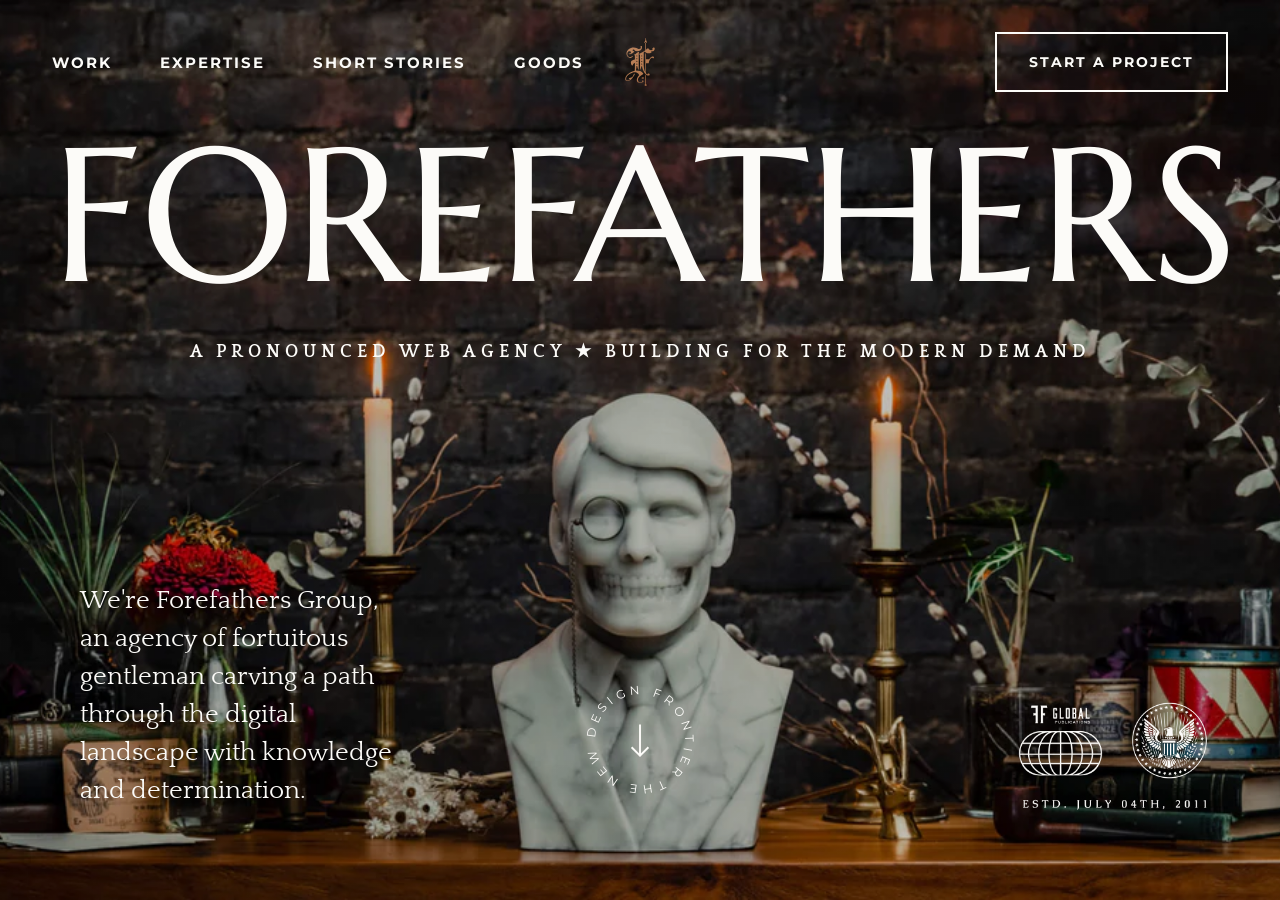
<file: pract_6/index.html>
<!DOCTYPE html>
<html lang="en">
<head>
    <meta charset="UTF-8">
    <meta name="viewport" content="width=device-width, initial-scale=1.0">
    <title>Forefathers</title>
    <link rel="preconnect" href="https://fonts.googleapis.com">
    <link rel="preconnect" href="https://fonts.gstatic.com" crossorigin>
    <link href="https://fonts.googleapis.com/css2?family=Marcellus&family=Montserrat:wght@400;700&family=Quattrocento:wght@400;700&display=swap" rel="stylesheet">
    <link rel="stylesheet" href="style.css">
</head>
<body>
    <section class="hero">
        <header class="header">
            <nav class="nav">
                <ul class="menu">
                    <li><a href="javascript:void(0)">Work</a></li>
                    <li><a href="javascript:void(0)">Expertise</a></li>
                    <li><a href="javascript:void(0)">Short Stories</a></li>
                    <li><a href="javascript:void(0)">Goods</a></li>
                    <li class="hire"><a href="javascript:void(0)">Hire Us</a></li>
                </ul>
                <a class="logo" href="javascript:void(0)">
                    <img src="images/logo.svg" alt="Forefathers logo">
                </a>
                <div class="nav-right">
                    <a class="btn" href="javascript:void(0)">Start a project</a>
                </div>
            </nav>
            <h1 class="title">Forefathers</h1>
            <p class="subtitle subtitle-big">A pronounced web agency &#9733; building for the modern demand</p>
            <p class="subtitle subtitle-small">A web agency &#9733; building for the modern demand</p>
        </header>

        <p class="about-small">We're Forefathers Group, an agency of fortuitous gentlemen carving a path through the digital landscape with knowledge and determination.</p>


        <div class="bottom">
            <div class="about">
                <p>We're Forefathers Group, an agency of fortuitous gentleman carving a path through the digital landscape with knowledge and determination.</p>
            </div>
            <a class="circle" href="javascript:void(0)">
                <svg viewBox="0 0 100 100">
                    <path id="circle-path" d="M 69 82.9 A 38 38 0 0 1 31 17.1 A 38 38 0 0 1 69 82.9"></path>
                    <text><textPath href="#circle-path" textLength="226" lengthAdjust="spacing">The New Design Frontier</textPath></text>
                    <path class="arrow" d="M 50 37 V 63 M 43 56 L 50 63 L 57 56"></path>
                </svg>
            </a>
            <div class="emblems">
                <img src="images/home-hero-emblems.png" alt="Global Publications, Estd. July 04th, 2011">
            </div>
        </div>
    </section>
</body>
</html>
</file>
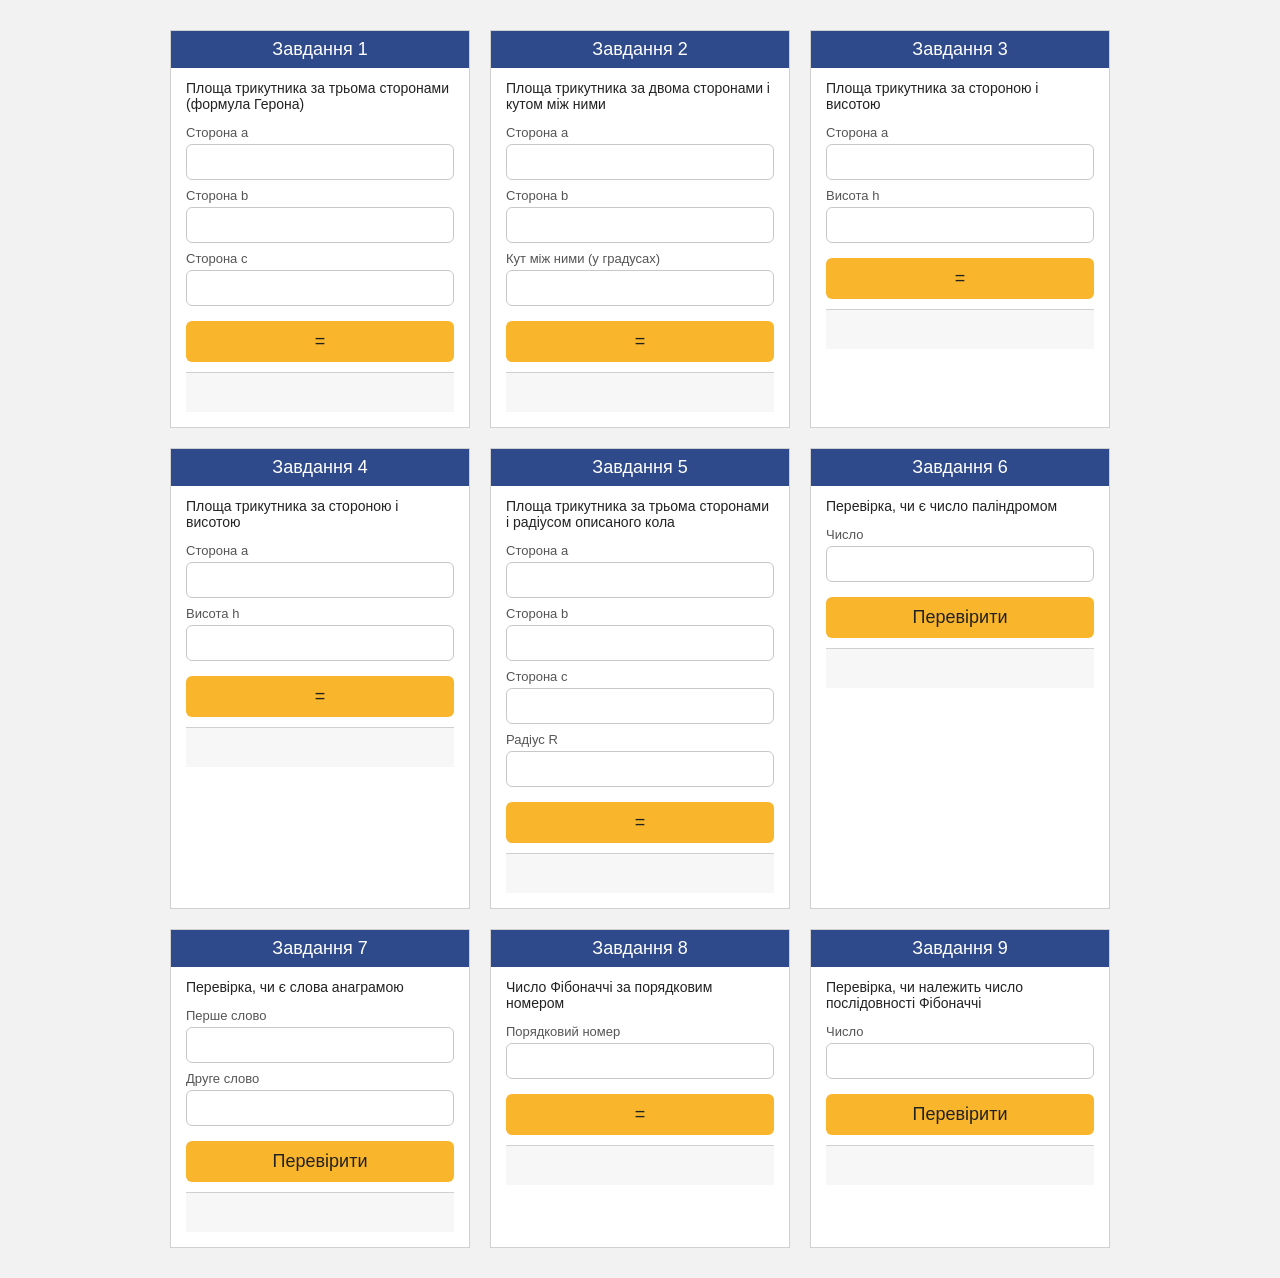
<file: pract_7/index.html>
<!DOCTYPE html>
<html lang="uk">
<head>
    <meta charset="UTF-8">
    <meta name="viewport" content="width=device-width, initial-scale=1.0">
    <title>Калькулятори</title>
    <link rel="stylesheet" href="style.css">
    <script src="js/task1.js" defer></script>
    <script src="js/task2.js" defer></script>
    <script src="js/task3.js" defer></script>
    <script src="js/task4.js" defer></script>
    <script src="js/task5.js" defer></script>
    <script src="js/task6.js" defer></script>
    <script src="js/task7.js" defer></script>
    <script src="js/task8.js" defer></script>
    <script src="js/task9.js" defer></script>
</head>
<body>

    <div class="list">

        <div class="calc">
            <h2>Завдання 1</h2>
            <p class="info">Площа трикутника за трьома сторонами (формула Герона)</p>
            <label for="a1">Сторона a</label>
            <input type="number" id="a1" min="0" step="any">
            <label for="b1">Сторона b</label>
            <input type="number" id="b1" min="0" step="any">
            <label for="c1">Сторона c</label>
            <input type="number" id="c1" min="0" step="any">
            <button id="btn1">=</button>
            <div class="res" id="r1"></div>
        </div>

        <div class="calc">
            <h2>Завдання 2</h2>
            <p class="info">Площа трикутника за двома сторонами і кутом між ними</p>
            <label for="a2">Сторона a</label>
            <input type="number" id="a2" min="0" step="any">
            <label for="b2">Сторона b</label>
            <input type="number" id="b2" min="0" step="any">
            <label for="g2">Кут між ними (у градусах)</label>
            <input type="number" id="g2" min="0" max="180" step="any">
            <button id="btn2">=</button>
            <div class="res" id="r2"></div>
        </div>

        <div class="calc">
            <h2>Завдання 3</h2>
            <p class="info">Площа трикутника за стороною і висотою</p>
            <label for="a3">Сторона a</label>
            <input type="number" id="a3" min="0" step="any">
            <label for="h3">Висота h</label>
            <input type="number" id="h3" min="0" step="any">
            <button id="btn3">=</button>
            <div class="res" id="r3"></div>
        </div>

        <div class="calc">
            <h2>Завдання 4</h2>
            <p class="info">Площа трикутника за стороною і висотою</p>
            <label for="a4">Сторона a</label>
            <input type="number" id="a4" min="0" step="any">
            <label for="h4">Висота h</label>
            <input type="number" id="h4" min="0" step="any">
            <button id="btn4">=</button>
            <div class="res" id="r4"></div>
        </div>

        <div class="calc">
            <h2>Завдання 5</h2>
            <p class="info">Площа трикутника за трьома сторонами і радіусом описаного кола</p>
            <label for="a5">Сторона a</label>
            <input type="number" id="a5" min="0" step="any">
            <label for="b5">Сторона b</label>
            <input type="number" id="b5" min="0" step="any">
            <label for="c5">Сторона c</label>
            <input type="number" id="c5" min="0" step="any">
            <label for="rad5">Радіус R</label>
            <input type="number" id="rad5" min="0" step="any">
            <button id="btn5">=</button>
            <div class="res" id="r5"></div>
        </div>

        <div class="calc">
            <h2>Завдання 6</h2>
            <p class="info">Перевірка, чи є число паліндромом</p>
            <label for="n6">Число</label>
            <input type="number" id="n6">
            <button id="btn6">Перевірити</button>
            <div class="res" id="r6"></div>
        </div>

        <div class="calc">
            <h2>Завдання 7</h2>
            <p class="info">Перевірка, чи є слова анаграмою</p>
            <label for="w7">Перше слово</label>
            <input type="text" id="w7">
            <label for="v7">Друге слово</label>
            <input type="text" id="v7">
            <button id="btn7">Перевірити</button>
            <div class="res" id="r7"></div>
        </div>

        <div class="calc">
            <h2>Завдання 8</h2>
            <p class="info">Число Фібоначчі за порядковим номером</p>
            <label for="n8">Порядковий номер</label>
            <input type="number" id="n8" min="1" step="1">
            <button id="btn8">=</button>
            <div class="res" id="r8"></div>
        </div>

        <div class="calc">
            <h2>Завдання 9</h2>
            <p class="info">Перевірка, чи належить число послідовності Фібоначчі</p>
            <label for="n9">Число</label>
            <input type="number" id="n9" min="1" step="1">
            <button id="btn9">Перевірити</button>
            <div class="res" id="r9"></div>
        </div>

    </div>
</body>
</html>
</file>
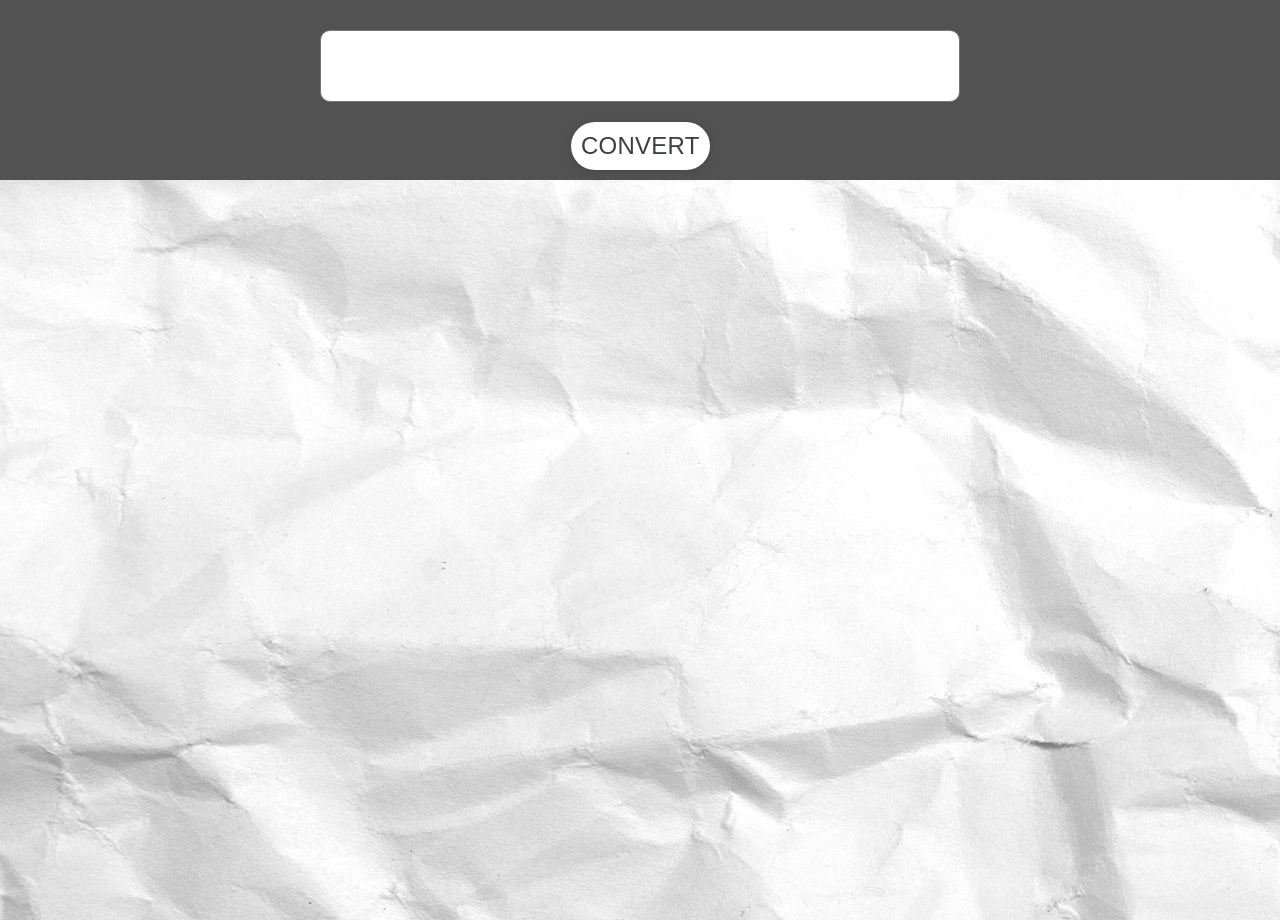
<file: pract_8/index.html>
<head>
 <link rel="stylesheet" href="./style.css" />
</head>

<body>
 <div>
  <textarea id="source-text"></textarea>
  <button id="go" class="button-17" role="button">convert</button>
 </div>

 <div class="container">
  <div id="result-text"></div>
 </div>

 <script src="./script.js"></script>
</body>
</file>
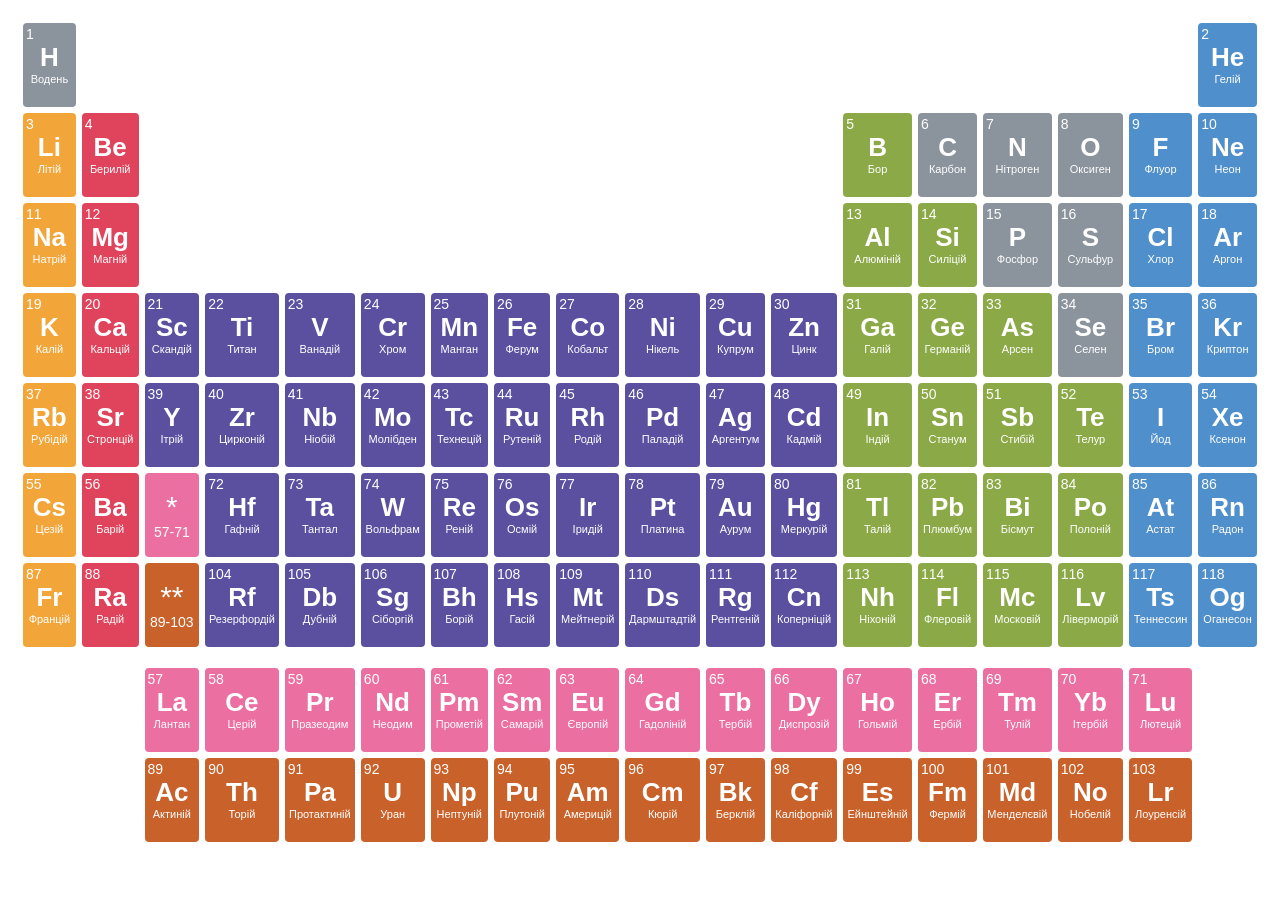
<file: pract_1/task1/index.html>
<html>

<head>
  <meta charset="UTF-8">
  <title>Таблиця</title>
  <link href="./style.css" rel="stylesheet" />
</head>

<body>
  <div class="table-wrap">
  <table class="periodic">
    <tr>
      <td><div class="element other"><span class="num">1</span><span class="symbol">H</span><span class="name">Водень</span></div></td>
      <td colspan="16"></td>
      <td><div class="element noble"><span class="num">2</span><span class="symbol">He</span><span class="name">Гелій</span></div></td>
    </tr>
    <tr>
      <td><div class="element alkali"><span class="num">3</span><span class="symbol">Li</span><span class="name">Літій</span></div></td>
      <td><div class="element alkaline"><span class="num">4</span><span class="symbol">Be</span><span class="name">Берилій</span></div></td>
      <td colspan="10"></td>
      <td><div class="element green"><span class="num">5</span><span class="symbol">B</span><span class="name">Бор</span></div></td>
      <td><div class="element nonmetal"><span class="num">6</span><span class="symbol">C</span><span class="name">Карбон</span></div></td>
      <td><div class="element nonmetal"><span class="num">7</span><span class="symbol">N</span><span class="name">Нітроген</span></div></td>
      <td><div class="element nonmetal"><span class="num">8</span><span class="symbol">O</span><span class="name">Оксиген</span></div></td>
      <td><div class="element halogen"><span class="num">9</span><span class="symbol">F</span><span class="name">Флуор</span></div></td>
      <td><div class="element noble"><span class="num">10</span><span class="symbol">Ne</span><span class="name">Неон</span></div></td>
    </tr>
    <tr>
      <td><div class="element alkali"><span class="num">11</span><span class="symbol">Na</span><span class="name">Натрій</span></div></td>
      <td><div class="element alkaline"><span class="num">12</span><span class="symbol">Mg</span><span class="name">Магній</span></div></td>
      <td colspan="10"></td>
      <td><div class="element green"><span class="num">13</span><span class="symbol">Al</span><span class="name">Алюміній</span></div></td>
      <td><div class="element green"><span class="num">14</span><span class="symbol">Si</span><span class="name">Силіцій</span></div></td>
      <td><div class="element nonmetal"><span class="num">15</span><span class="symbol">P</span><span class="name">Фосфор</span></div></td>
      <td><div class="element nonmetal"><span class="num">16</span><span class="symbol">S</span><span class="name">Сульфур</span></div></td>
      <td><div class="element halogen"><span class="num">17</span><span class="symbol">Cl</span><span class="name">Хлор</span></div></td>
      <td><div class="element noble"><span class="num">18</span><span class="symbol">Ar</span><span class="name">Аргон</span></div></td>
    </tr>
    <tr>
      <td><div class="element alkali"><span class="num">19</span><span class="symbol">K</span><span class="name">Калій</span></div></td>
      <td><div class="element alkaline"><span class="num">20</span><span class="symbol">Ca</span><span class="name">Кальцій</span></div></td>
      <td><div class="element transition"><span class="num">21</span><span class="symbol">Sc</span><span class="name">Скандій</span></div></td>
      <td><div class="element transition"><span class="num">22</span><span class="symbol">Ti</span><span class="name">Титан</span></div></td>
      <td><div class="element transition"><span class="num">23</span><span class="symbol">V</span><span class="name">Ванадій</span></div></td>
      <td><div class="element transition"><span class="num">24</span><span class="symbol">Cr</span><span class="name">Хром</span></div></td>
      <td><div class="element transition"><span class="num">25</span><span class="symbol">Mn</span><span class="name">Манган</span></div></td>
      <td><div class="element transition"><span class="num">26</span><span class="symbol">Fe</span><span class="name">Ферум</span></div></td>
      <td><div class="element transition"><span class="num">27</span><span class="symbol">Co</span><span class="name">Кобальт</span></div></td>
      <td><div class="element transition"><span class="num">28</span><span class="symbol">Ni</span><span class="name">Нікель</span></div></td>
      <td><div class="element transition"><span class="num">29</span><span class="symbol">Cu</span><span class="name">Купрум</span></div></td>
      <td><div class="element transition"><span class="num">30</span><span class="symbol">Zn</span><span class="name">Цинк</span></div></td>
      <td><div class="element green"><span class="num">31</span><span class="symbol">Ga</span><span class="name">Галій</span></div></td>
      <td><div class="element green"><span class="num">32</span><span class="symbol">Ge</span><span class="name">Германій</span></div></td>
      <td><div class="element green"><span class="num">33</span><span class="symbol">As</span><span class="name">Арсен</span></div></td>
      <td><div class="element nonmetal"><span class="num">34</span><span class="symbol">Se</span><span class="name">Селен</span></div></td>
      <td><div class="element halogen"><span class="num">35</span><span class="symbol">Br</span><span class="name">Бром</span></div></td>
      <td><div class="element noble"><span class="num">36</span><span class="symbol">Kr</span><span class="name">Криптон</span></div></td>
    </tr>
    <tr>
      <td><div class="element alkali"><span class="num">37</span><span class="symbol">Rb</span><span class="name">Рубідій</span></div></td>
      <td><div class="element alkaline"><span class="num">38</span><span class="symbol">Sr</span><span class="name">Стронцій</span></div></td>
      <td><div class="element transition"><span class="num">39</span><span class="symbol">Y</span><span class="name">Ітрій</span></div></td>
      <td><div class="element transition"><span class="num">40</span><span class="symbol">Zr</span><span class="name">Цирконій</span></div></td>
      <td><div class="element transition"><span class="num">41</span><span class="symbol">Nb</span><span class="name">Ніобій</span></div></td>
      <td><div class="element transition"><span class="num">42</span><span class="symbol">Mo</span><span class="name">Молібден</span></div></td>
      <td><div class="element transition"><span class="num">43</span><span class="symbol">Tc</span><span class="name">Технецій</span></div></td>
      <td><div class="element transition"><span class="num">44</span><span class="symbol">Ru</span><span class="name">Рутеній</span></div></td>
      <td><div class="element transition"><span class="num">45</span><span class="symbol">Rh</span><span class="name">Родій</span></div></td>
      <td><div class="element transition"><span class="num">46</span><span class="symbol">Pd</span><span class="name">Паладій</span></div></td>
      <td><div class="element transition"><span class="num">47</span><span class="symbol">Ag</span><span class="name">Аргентум</span></div></td>
      <td><div class="element transition"><span class="num">48</span><span class="symbol">Cd</span><span class="name">Кадмій</span></div></td>
      <td><div class="element green"><span class="num">49</span><span class="symbol">In</span><span class="name">Індій</span></div></td>
      <td><div class="element green"><span class="num">50</span><span class="symbol">Sn</span><span class="name">Станум</span></div></td>
      <td><div class="element green"><span class="num">51</span><span class="symbol">Sb</span><span class="name">Стибій</span></div></td>
      <td><div class="element green"><span class="num">52</span><span class="symbol">Te</span><span class="name">Телур</span></div></td>
      <td><div class="element halogen"><span class="num">53</span><span class="symbol">I</span><span class="name">Йод</span></div></td>
      <td><div class="element noble"><span class="num">54</span><span class="symbol">Xe</span><span class="name">Ксенон</span></div></td>
    </tr>
    <tr>
      <td><div class="element alkali"><span class="num">55</span><span class="symbol">Cs</span><span class="name">Цезій</span></div></td>
      <td><div class="element alkaline"><span class="num">56</span><span class="symbol">Ba</span><span class="name">Барій</span></div></td>
      <td><div class="element lanth placeholder"><span class="num">*</span><span class="symbol">57-71</span></div></td>
      <td><div class="element transition"><span class="num">72</span><span class="symbol">Hf</span><span class="name">Гафній</span></div></td>
      <td><div class="element transition"><span class="num">73</span><span class="symbol">Ta</span><span class="name">Тантал</span></div></td>
      <td><div class="element transition"><span class="num">74</span><span class="symbol">W</span><span class="name">Вольфрам</span></div></td>
      <td><div class="element transition"><span class="num">75</span><span class="symbol">Re</span><span class="name">Реній</span></div></td>
      <td><div class="element transition"><span class="num">76</span><span class="symbol">Os</span><span class="name">Осмій</span></div></td>
      <td><div class="element transition"><span class="num">77</span><span class="symbol">Ir</span><span class="name">Іридій</span></div></td>
      <td><div class="element transition"><span class="num">78</span><span class="symbol">Pt</span><span class="name">Платина</span></div></td>
      <td><div class="element transition"><span class="num">79</span><span class="symbol">Au</span><span class="name">Аурум</span></div></td>
      <td><div class="element transition"><span class="num">80</span><span class="symbol">Hg</span><span class="name">Меркурій</span></div></td>
      <td><div class="element green"><span class="num">81</span><span class="symbol">Tl</span><span class="name">Талій</span></div></td>
      <td><div class="element green"><span class="num">82</span><span class="symbol">Pb</span><span class="name">Плюмбум</span></div></td>
      <td><div class="element green"><span class="num">83</span><span class="symbol">Bi</span><span class="name">Бісмут</span></div></td>
      <td><div class="element green"><span class="num">84</span><span class="symbol">Po</span><span class="name">Полоній</span></div></td>
      <td><div class="element halogen"><span class="num">85</span><span class="symbol">At</span><span class="name">Астат</span></div></td>
      <td><div class="element noble"><span class="num">86</span><span class="symbol">Rn</span><span class="name">Радон</span></div></td>
    </tr>
    <tr>
      <td><div class="element alkali"><span class="num">87</span><span class="symbol">Fr</span><span class="name">Францій</span></div></td>
      <td><div class="element alkaline"><span class="num">88</span><span class="symbol">Ra</span><span class="name">Радій</span></div></td>
      <td><div class="element actin placeholder"><span class="num">**</span><span class="symbol">89-103</span></div></td>
      <td><div class="element transition"><span class="num">104</span><span class="symbol">Rf</span><span class="name">Резерфордій</span></div></td>
      <td><div class="element transition"><span class="num">105</span><span class="symbol">Db</span><span class="name">Дубній</span></div></td>
      <td><div class="element transition"><span class="num">106</span><span class="symbol">Sg</span><span class="name">Сіборгій</span></div></td>
      <td><div class="element transition"><span class="num">107</span><span class="symbol">Bh</span><span class="name">Борій</span></div></td>
      <td><div class="element transition"><span class="num">108</span><span class="symbol">Hs</span><span class="name">Гасій</span></div></td>
      <td><div class="element transition"><span class="num">109</span><span class="symbol">Mt</span><span class="name">Мейтнерій</span></div></td>
      <td><div class="element transition"><span class="num">110</span><span class="symbol">Ds</span><span class="name">Дармштадтій</span></div></td>
      <td><div class="element transition"><span class="num">111</span><span class="symbol">Rg</span><span class="name">Рентгеній</span></div></td>
      <td><div class="element transition"><span class="num">112</span><span class="symbol">Cn</span><span class="name">Коперніцій</span></div></td>
      <td><div class="element green"><span class="num">113</span><span class="symbol">Nh</span><span class="name">Ніхоній</span></div></td>
      <td><div class="element green"><span class="num">114</span><span class="symbol">Fl</span><span class="name">Флеровій</span></div></td>
      <td><div class="element green"><span class="num">115</span><span class="symbol">Mc</span><span class="name">Московій</span></div></td>
      <td><div class="element green"><span class="num">116</span><span class="symbol">Lv</span><span class="name">Ліверморій</span></div></td>
      <td><div class="element halogen"><span class="num">117</span><span class="symbol">Ts</span><span class="name">Теннессин</span></div></td>
      <td><div class="element noble"><span class="num">118</span><span class="symbol">Og</span><span class="name">Оганесон</span></div></td>
    </tr>
    <tr class="spacer"><td colspan="18"></td></tr>
    <tr>
      <td colspan="2"></td>
      <td><div class="element lanth"><span class="num">57</span><span class="symbol">La</span><span class="name">Лантан</span></div></td>
      <td><div class="element lanth"><span class="num">58</span><span class="symbol">Ce</span><span class="name">Церій</span></div></td>
      <td><div class="element lanth"><span class="num">59</span><span class="symbol">Pr</span><span class="name">Празеодим</span></div></td>
      <td><div class="element lanth"><span class="num">60</span><span class="symbol">Nd</span><span class="name">Неодим</span></div></td>
      <td><div class="element lanth"><span class="num">61</span><span class="symbol">Pm</span><span class="name">Прометій</span></div></td>
      <td><div class="element lanth"><span class="num">62</span><span class="symbol">Sm</span><span class="name">Самарій</span></div></td>
      <td><div class="element lanth"><span class="num">63</span><span class="symbol">Eu</span><span class="name">Європій</span></div></td>
      <td><div class="element lanth"><span class="num">64</span><span class="symbol">Gd</span><span class="name">Гадоліній</span></div></td>
      <td><div class="element lanth"><span class="num">65</span><span class="symbol">Tb</span><span class="name">Тербій</span></div></td>
      <td><div class="element lanth"><span class="num">66</span><span class="symbol">Dy</span><span class="name">Диспрозій</span></div></td>
      <td><div class="element lanth"><span class="num">67</span><span class="symbol">Ho</span><span class="name">Гольмій</span></div></td>
      <td><div class="element lanth"><span class="num">68</span><span class="symbol">Er</span><span class="name">Ербій</span></div></td>
      <td><div class="element lanth"><span class="num">69</span><span class="symbol">Tm</span><span class="name">Тулій</span></div></td>
      <td><div class="element lanth"><span class="num">70</span><span class="symbol">Yb</span><span class="name">Ітербій</span></div></td>
      <td><div class="element lanth"><span class="num">71</span><span class="symbol">Lu</span><span class="name">Лютецій</span></div></td>
      <td></td>
    </tr>
    <tr>
      <td colspan="2"></td>
      <td><div class="element actin"><span class="num">89</span><span class="symbol">Ac</span><span class="name">Актиній</span></div></td>
      <td><div class="element actin"><span class="num">90</span><span class="symbol">Th</span><span class="name">Торій</span></div></td>
      <td><div class="element actin"><span class="num">91</span><span class="symbol">Pa</span><span class="name">Протактиній</span></div></td>
      <td><div class="element actin"><span class="num">92</span><span class="symbol">U</span><span class="name">Уран</span></div></td>
      <td><div class="element actin"><span class="num">93</span><span class="symbol">Np</span><span class="name">Нептуній</span></div></td>
      <td><div class="element actin"><span class="num">94</span><span class="symbol">Pu</span><span class="name">Плутоній</span></div></td>
      <td><div class="element actin"><span class="num">95</span><span class="symbol">Am</span><span class="name">Америцій</span></div></td>
      <td><div class="element actin"><span class="num">96</span><span class="symbol">Cm</span><span class="name">Кюрій</span></div></td>
      <td><div class="element actin"><span class="num">97</span><span class="symbol">Bk</span><span class="name">Берклій</span></div></td>
      <td><div class="element actin"><span class="num">98</span><span class="symbol">Cf</span><span class="name">Каліфорній</span></div></td>
      <td><div class="element actin"><span class="num">99</span><span class="symbol">Es</span><span class="name">Ейнштейній</span></div></td>
      <td><div class="element actin"><span class="num">100</span><span class="symbol">Fm</span><span class="name">Фермій</span></div></td>
      <td><div class="element actin"><span class="num">101</span><span class="symbol">Md</span><span class="name">Менделєвій</span></div></td>
      <td><div class="element actin"><span class="num">102</span><span class="symbol">No</span><span class="name">Нобелій</span></div></td>
      <td><div class="element actin"><span class="num">103</span><span class="symbol">Lr</span><span class="name">Лоуренсій</span></div></td>
      <td></td>
    </tr>
  </table>
  </div>
</body>

</html>
</file>
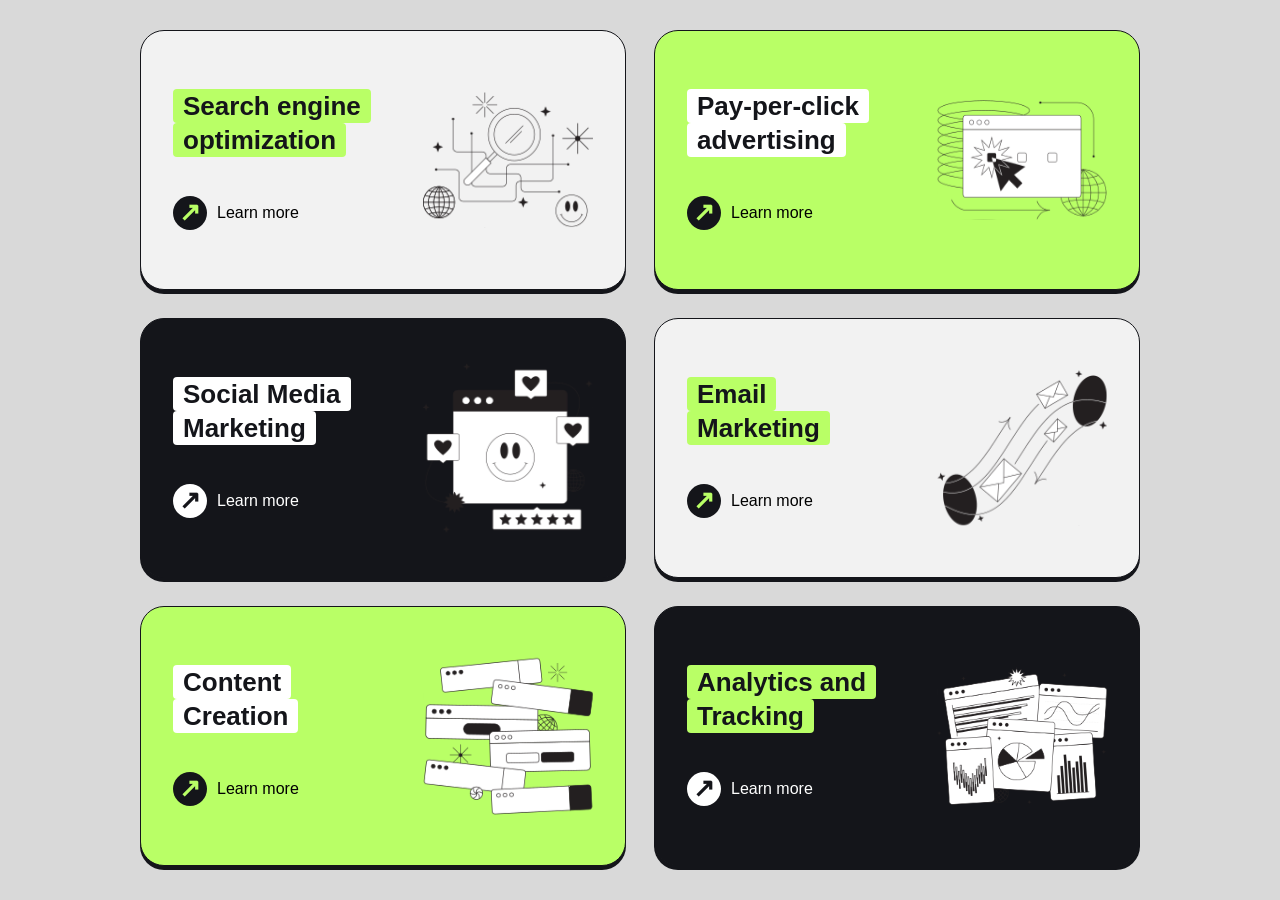
<file: pract_1/task2/index.html>
<html>

<head>
  <title>page</title>
  <link href="./style.css" rel="stylesheet" />
</head>

<body>
  <div class="wrapper">

    <div class="row">
      <div class="block gray">
        <div>
          <div class="title">
            <span class="mark-green">Search engine</span><br>
            <span class="mark-green">optimization</span>
          </div>
          <div class="btn">
            <button class="circle" onclick="return false">&#8599;</button>
            Learn more
          </div>
        </div>
        <img class="img" src="./img/img_1.svg" alt="">
      </div>

      <div class="block green">
        <div>
          <div class="title">
            <span class="mark-white">Pay-per-click</span><br>
            <span class="mark-white">advertising</span>
          </div>
          <div class="btn">
            <button class="circle" onclick="return false">&#8599;</button>
            Learn more
          </div>
        </div>
        <img class="img" src="./img/img_3.svg" alt="">
      </div>
    </div>

    <div class="row">
      <div class="block dark">
        <div>
          <div class="title">
            <span class="mark-white">Social Media</span><br>
            <span class="mark-white">Marketing</span>
          </div>
          <div class="btn">
            <button class="circle-white" onclick="return false">&#8599;</button>
            Learn more
          </div>
        </div>
        <img class="img" src="./img/img_2.svg" alt="">
      </div>

      <div class="block gray">
        <div>
          <div class="title">
            <span class="mark-green">Email</span><br>
            <span class="mark-green">Marketing</span>
          </div>
          <div class="btn">
            <button class="circle" onclick="return false">&#8599;</button>
            Learn more
          </div>
        </div>
        <img class="img" src="./img/img_4.svg" alt="">
      </div>
    </div>

    <div class="row">
      <div class="block green">
        <div>
          <div class="title">
            <span class="mark-white">Content</span><br>
            <span class="mark-white">Creation</span>
          </div>
          <div class="btn">
            <button class="circle" onclick="return false">&#8599;</button>
            Learn more
          </div>
        </div>
        <img class="img" src="./img/img_5.svg" alt="">
      </div>

      <div class="block dark">
        <div>
          <div class="title">
            <span class="mark-green">Analytics and</span><br>
            <span class="mark-green">Tracking</span>
          </div>
          <div class="btn">
            <button class="circle-white" onclick="return false">&#8599;</button>
            Learn more
          </div>
        </div>
        <img class="img" src="./img/img_6.svg" alt="">
      </div>
    </div>

  </div>
</body>

</html>
</file>
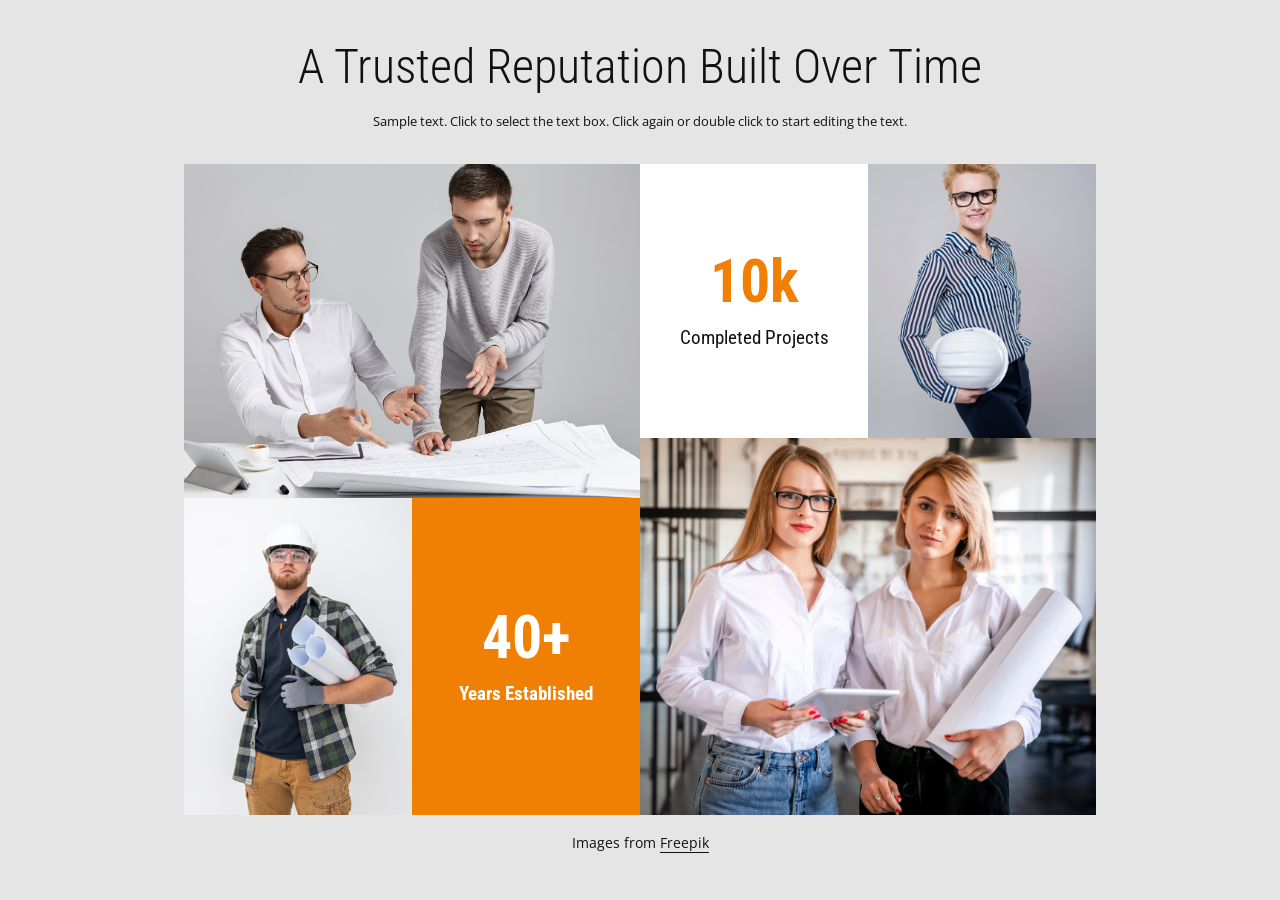
<file: pract_4/str1_flex/index.html>
<!-- Фото використала свої, тому що в папці немає фотографій до 1 скріншоту -->

<!DOCTYPE html>
<html lang="en">
<head>
    <meta charset="UTF-8">
    <meta name="viewport" content="width=device-width, initial-scale=1.0">
    <title>str1_flex</title>
    <link rel="preconnect" href="https://fonts.googleapis.com">
    <link rel="preconnect" href="https://fonts.gstatic.com" crossorigin>
    <link href="https://fonts.googleapis.com/css2?family=Open+Sans:wght@400&family=Roboto+Condensed:wght@300;400;700&display=swap" rel="stylesheet">
    <link rel="stylesheet" href="style.css">
</head>
<body>
    <section class="reputation">
        <h1 class="title">A Trusted Reputation Built Over Time</h1>
        <p class="subtitle">Sample text. Click to select the text box. Click again or double click to start editing the text.</p>
        <div class="gallery">
            <div class="column">
                <img class="photo first" src="images/first.jpg" alt="Engineers at work">
                <div class="row">
                    <img class="photo second" src="images/second.jpg" alt="Builder with a clipboard">
                    <div class="stat orange">
                        <span class="stat-number">40+</span>
                        <span class="stat-label">Years Established</span>
                    </div>
                </div>
            </div>
            <div class="column">
                <div class="row">
                    <div class="stat white">
                        <span class="stat-number">10k</span>
                        <span class="stat-label">Completed Projects</span>
                    </div>
                    <img class="photo third" src="images/third.jpg" alt="Engineer with a level">
                </div>
                <img class="photo th" src="images/th.jpg" alt="Engineer at the desk">
            </div>
        </div>
        <p class="credit">Images from <a href="javascript:void(0)">Freepik</a></p>
    </section>
</body>
</html>
</file>
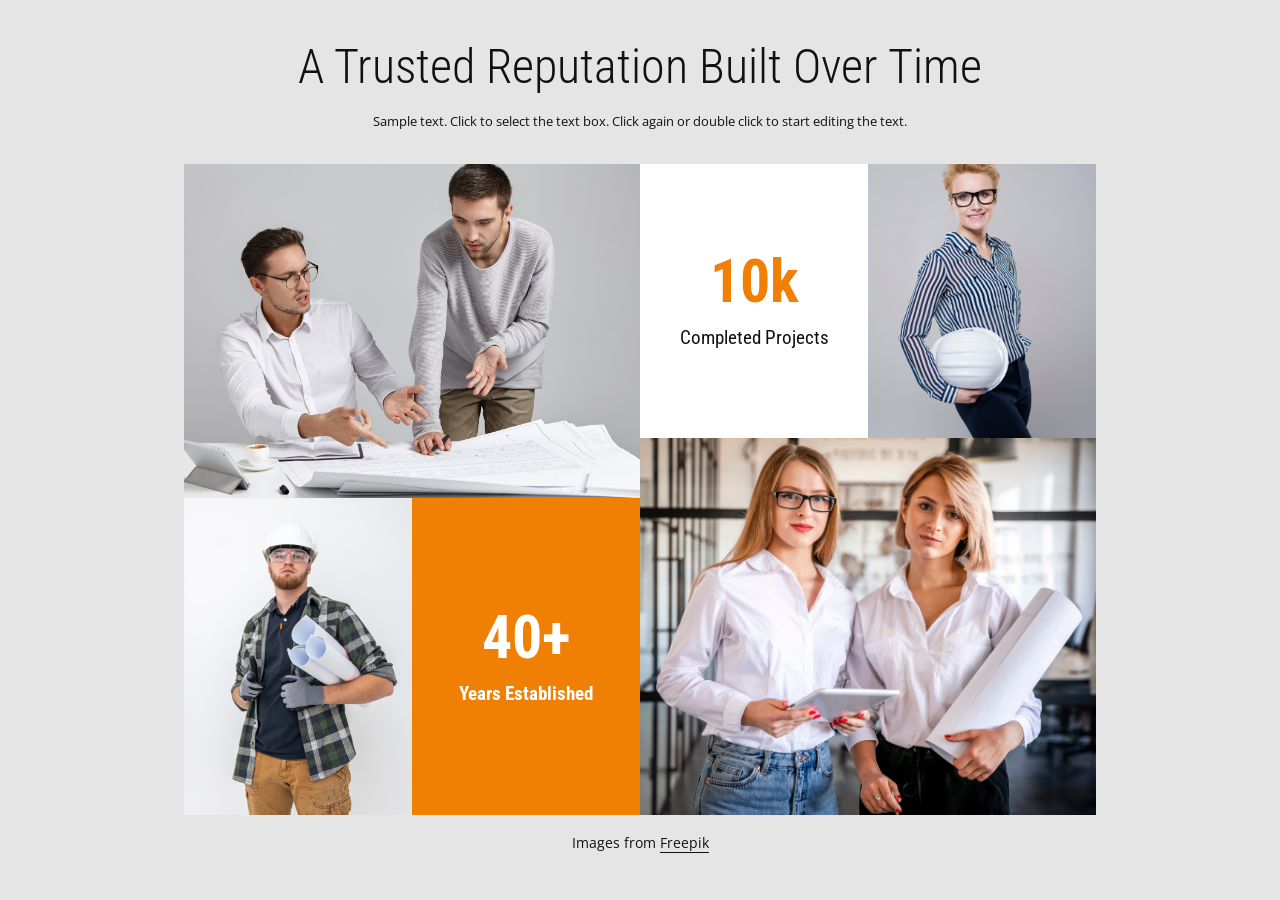
<file: pract_4/str1_grid/index.html>
<!-- Фото використала свої, тому що в папці немає фотографій до 1 скріншоту -->

<!DOCTYPE html>
<html lang="en">
<head>
    <meta charset="UTF-8">
    <meta name="viewport" content="width=device-width, initial-scale=1.0">
    <title>str1_grid</title>
    <link rel="preconnect" href="https://fonts.googleapis.com">
    <link rel="preconnect" href="https://fonts.gstatic.com" crossorigin>
    <link href="https://fonts.googleapis.com/css2?family=Open+Sans:wght@400&family=Roboto+Condensed:wght@300;400;700&display=swap" rel="stylesheet">
    <link rel="stylesheet" href="style.css">
</head>
<body>
    <section class="reputation">
        <h1 class="title">A Trusted Reputation Built Over Time</h1>
        <p class="subtitle">Sample text. Click to select the text box. Click again or double click to start editing the text.</p>
        <div class="gallery">
            <img class="photo first" src="images/first.jpg" alt="Engineers at work">
            <div class="stat white">
                <span class="stat-number">10k</span>
                <span class="stat-label">Completed Projects</span>
            </div>
            <img class="photo third" src="images/third.jpg" alt="Engineer with a level">
            <img class="photo th" src="images/th.jpg" alt="Engineer at the desk">
            <img class="photo second" src="images/second.jpg" alt="Builder with a clipboard">
            <div class="stat orange">
                <span class="stat-number">40+</span>
                <span class="stat-label">Years Established</span>
            </div>
        </div>
        <p class="credit">Images from <a href="javascript:void(0)">Freepik</a></p>
    </section>
</body>
</html>
</file>
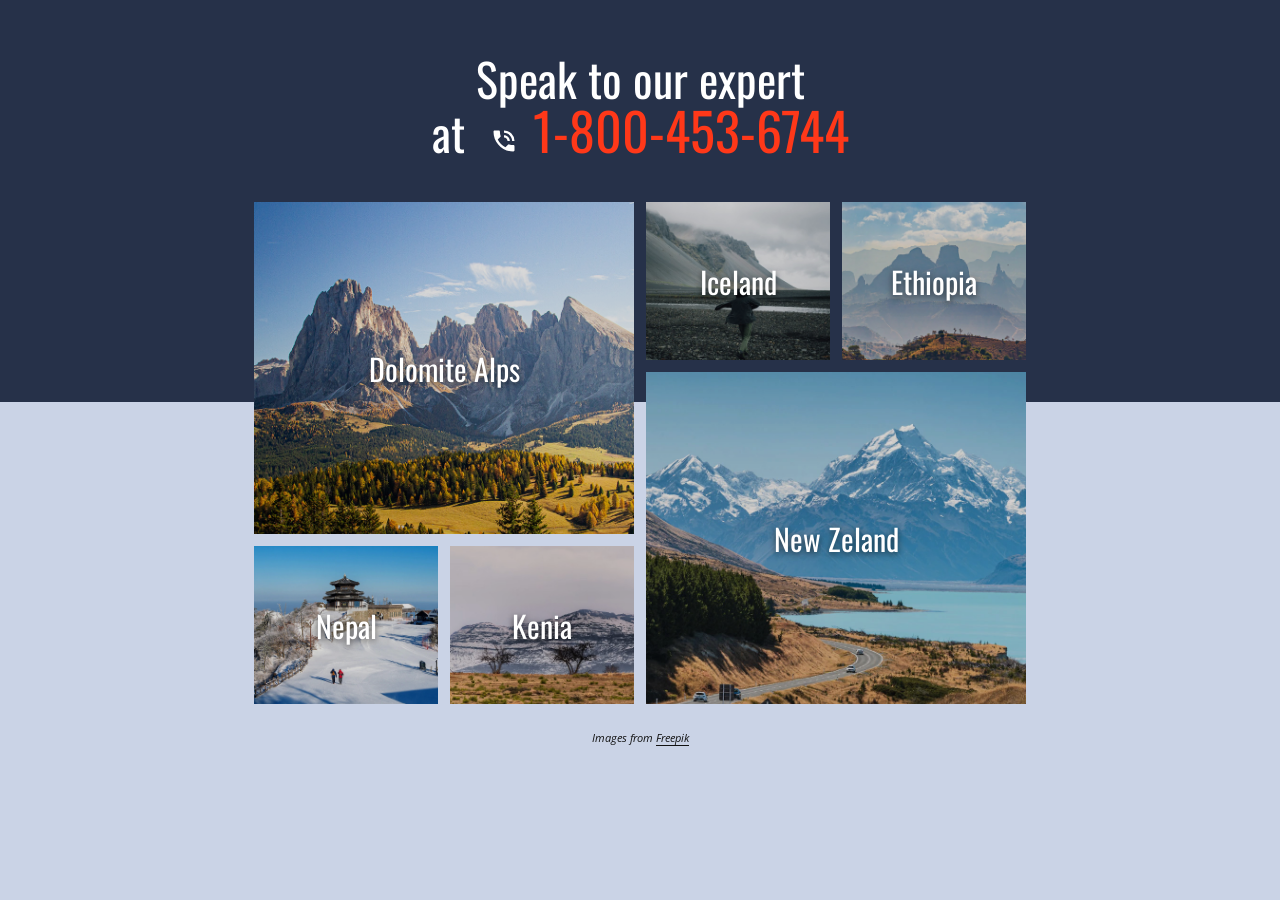
<file: pract_4/str2_flex/index.html>
<!DOCTYPE html>
<html lang="en">
<head>
    <meta charset="UTF-8">
    <meta name="viewport" content="width=device-width, initial-scale=1.0">
    <title>str2_flex</title>
    <link rel="preconnect" href="https://fonts.googleapis.com">
    <link rel="preconnect" href="https://fonts.gstatic.com" crossorigin>
    <link href="https://fonts.googleapis.com/css2?family=Open+Sans:ital,wght@1,400&family=Oswald:wght@400&display=swap" rel="stylesheet">
    <link rel="stylesheet" href="style.css">
</head>
<body>
    <section class="expert">
        <h1 class="title">
            Speak to our expert<br>
            at
            <svg class="phone-icon" viewBox="0 0 24 24"><path d="M20 15.5c-1.25 0-2.45-.2-3.57-.57a1.02 1.02 0 0 0-1.02.24l-2.2 2.2a15.05 15.05 0 0 1-6.59-6.59l2.2-2.21a.96.96 0 0 0 .25-1A11.36 11.36 0 0 1 8.5 4c0-.55-.45-1-1-1H4c-.55 0-1 .45-1 1 0 9.39 7.61 17 17 17 .55 0 1-.45 1-1v-3.5c0-.55-.45-1-1-1zM19 12h2a9 9 0 0 0-9-9v2c3.87 0 7 3.13 7 7zm-4 0h2c0-2.76-2.24-5-5-5v2c1.66 0 3 1.34 3 3z"/></svg>
            <a class="phone" href="javascript:void(0)">1-800-453-6744</a>
        </h1>
        <div class="gallery">
            <div class="column">
                <a class="tile big" href="javascript:void(0)">
                    <img src="images/bnbn.jpg" alt="Dolomite Alps">
                    <span>Dolomite Alps</span>
                </a>
                <div class="row">
                    <a class="tile small" href="javascript:void(0)">
                        <img src="images/tt.jpg" alt="Nepal">
                        <span>Nepal</span>
                    </a>
                    <a class="tile small" href="javascript:void(0)">
                        <img src="images/jhjhjh.jpg" alt="Kenia">
                        <span>Kenia</span>
                    </a>
                </div>
            </div>
            <div class="column">
                <div class="row">
                    <a class="tile small" href="javascript:void(0)">
                        <img src="images/jkkjjk.jpg" alt="Iceland">
                        <span>Iceland</span>
                    </a>
                    <a class="tile small" href="javascript:void(0)">
                        <img src="images/rtrt.jpg" alt="Ethiopia">
                        <span>Ethiopia</span>
                    </a>
                </div>
                <a class="tile big" href="javascript:void(0)">
                    <img src="images/nbn.jpg" alt="New Zeland">
                    <span>New Zeland</span>
                </a>
            </div>
        </div>
        <p class="credit">Images from <a href="javascript:void(0)">Freepik</a></p>
    </section>
</body>
</html>
</file>
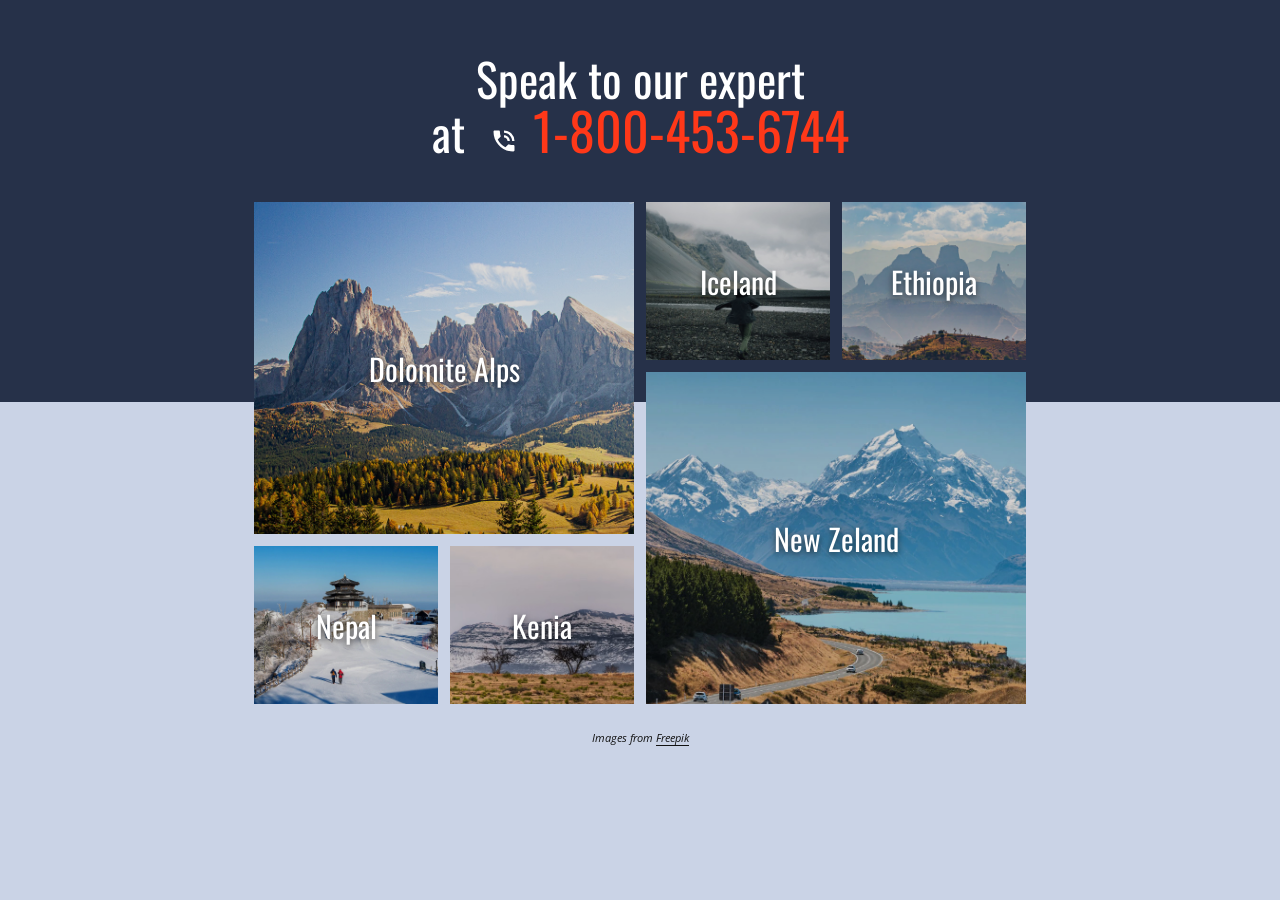
<file: pract_4/str2_grid/index.html>
<!DOCTYPE html>
<html lang="en">
<head>
    <meta charset="UTF-8">
    <meta name="viewport" content="width=device-width, initial-scale=1.0">
    <title>str2_grid</title>
    <link rel="preconnect" href="https://fonts.googleapis.com">
    <link rel="preconnect" href="https://fonts.gstatic.com" crossorigin>
    <link href="https://fonts.googleapis.com/css2?family=Open+Sans:ital,wght@1,400&family=Oswald:wght@400&display=swap" rel="stylesheet">
    <link rel="stylesheet" href="style.css">
</head>
<body>
    <section class="expert">
        <h1 class="title">
            Speak to our expert<br>
            at
            <svg class="phone-icon" viewBox="0 0 24 24"><path d="M20 15.5c-1.25 0-2.45-.2-3.57-.57a1.02 1.02 0 0 0-1.02.24l-2.2 2.2a15.05 15.05 0 0 1-6.59-6.59l2.2-2.21a.96.96 0 0 0 .25-1A11.36 11.36 0 0 1 8.5 4c0-.55-.45-1-1-1H4c-.55 0-1 .45-1 1 0 9.39 7.61 17 17 17 .55 0 1-.45 1-1v-3.5c0-.55-.45-1-1-1zM19 12h2a9 9 0 0 0-9-9v2c3.87 0 7 3.13 7 7zm-4 0h2c0-2.76-2.24-5-5-5v2c1.66 0 3 1.34 3 3z"/></svg>
            <a class="phone" href="javascript:void(0)">1-800-453-6744</a>
        </h1>
        <div class="gallery">
            <a class="tile dolomite" href="javascript:void(0)">
                <img src="images/bnbn.jpg" alt="Dolomite Alps">
                <span>Dolomite Alps</span>
            </a>
            <a class="tile iceland" href="javascript:void(0)">
                <img src="images/jkkjjk.jpg" alt="Iceland">
                <span>Iceland</span>
            </a>
            <a class="tile ethiopia" href="javascript:void(0)">
                <img src="images/rtrt.jpg" alt="Ethiopia">
                <span>Ethiopia</span>
            </a>
            <a class="tile zealand" href="javascript:void(0)">
                <img src="images/nbn.jpg" alt="New Zeland">
                <span>New Zeland</span>
            </a>
            <a class="tile nepal" href="javascript:void(0)">
                <img src="images/tt.jpg" alt="Nepal">
                <span>Nepal</span>
            </a>
            <a class="tile kenia" href="javascript:void(0)">
                <img src="images/jhjhjh.jpg" alt="Kenia">
                <span>Kenia</span>
            </a>
        </div>
        <p class="credit">Images from <a href="javascript:void(0)">Freepik</a></p>
    </section>
</body>
</html>
</file>
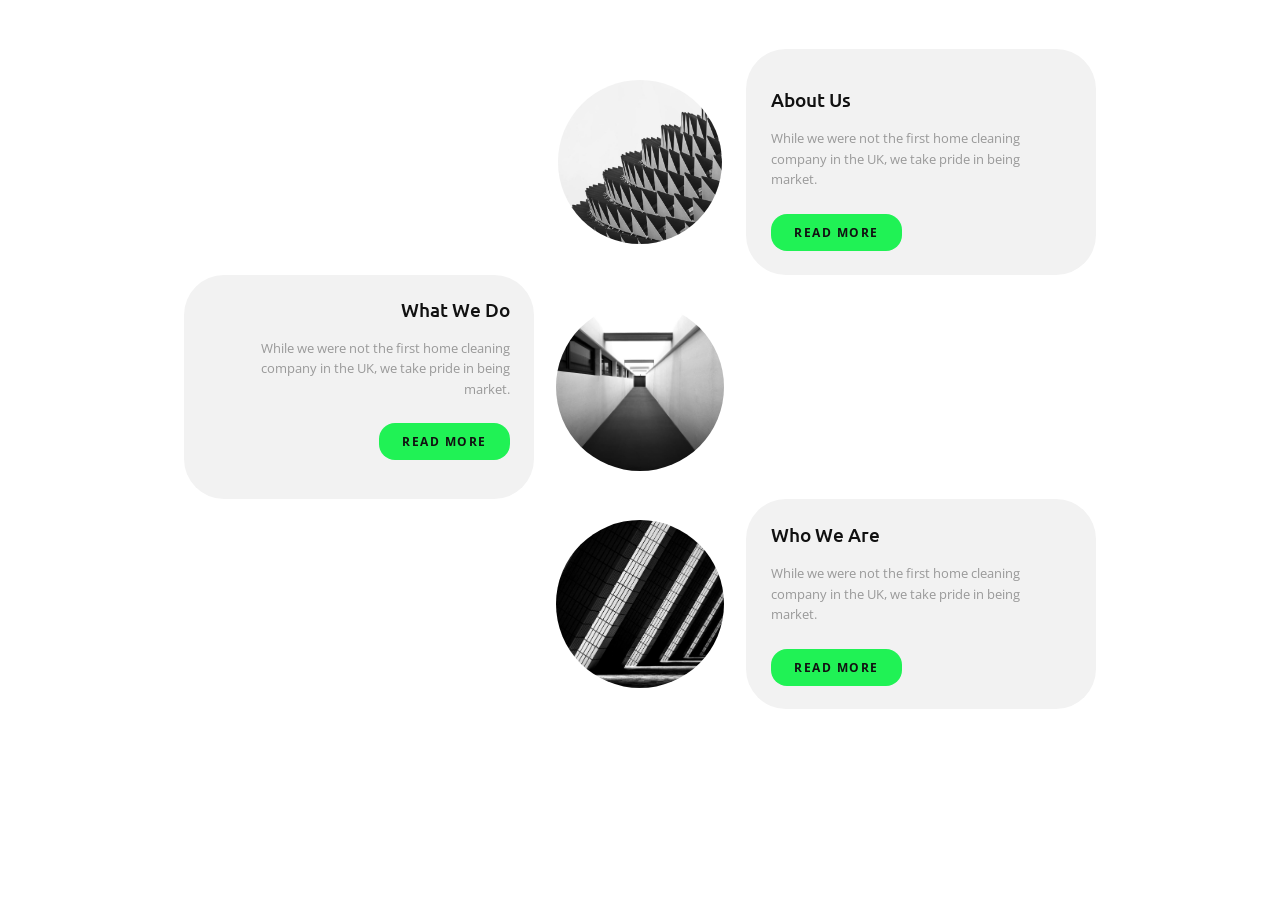
<file: pract_4/str3_flex/index.html>
<!DOCTYPE html>
<html lang="en">
<head>
    <meta charset="UTF-8">
    <meta name="viewport" content="width=device-width, initial-scale=1.0">
    <title>str3_flex</title>
    <link rel="preconnect" href="https://fonts.googleapis.com">
    <link rel="preconnect" href="https://fonts.gstatic.com" crossorigin>
    <link href="https://fonts.googleapis.com/css2?family=Open+Sans:wght@400;700&family=Ubuntu:wght@500&display=swap" rel="stylesheet">
    <link rel="stylesheet" href="style.css">
</head>
<body>
    <section class="info">
        <div class="row row-right">
            <div class="circle-box">
                <img class="circle circle-1" src="images/pexels-photo-3914752.jpg" alt="Building">
            </div>
            <div class="card card-1">
                <h2>About Us</h2>
                <p>While we were not the first home cleaning company in the UK, we take pride in being market.</p>
                <a class="btn" href="javascript:void(0)">Read more</a>
            </div>
        </div>
        <div class="row row-left">
            <div class="card card-2">
                <h2>What We Do</h2>
                <p>While we were not the first home cleaning company in the UK, we take pride in being market.</p>
                <a class="btn" href="javascript:void(0)">Read more</a>
            </div>
            <div class="circle-box">
                <img class="circle" src="images/pexels-mohamed-abdelsadig-3196486.jpg" alt="Corridor">
            </div>
        </div>
        <div class="row row-right">
            <div class="circle-box">
                <img class="circle" src="images/pexels-harry-shum-12694483.jpg" alt="Architecture">
            </div>
            <div class="card card-3">
                <h2>Who We Are</h2>
                <p>While we were not the first home cleaning company in the UK, we take pride in being market.</p>
                <a class="btn" href="javascript:void(0)">Read more</a>
            </div>
        </div>
    </section>
</body>
</html>
</file>
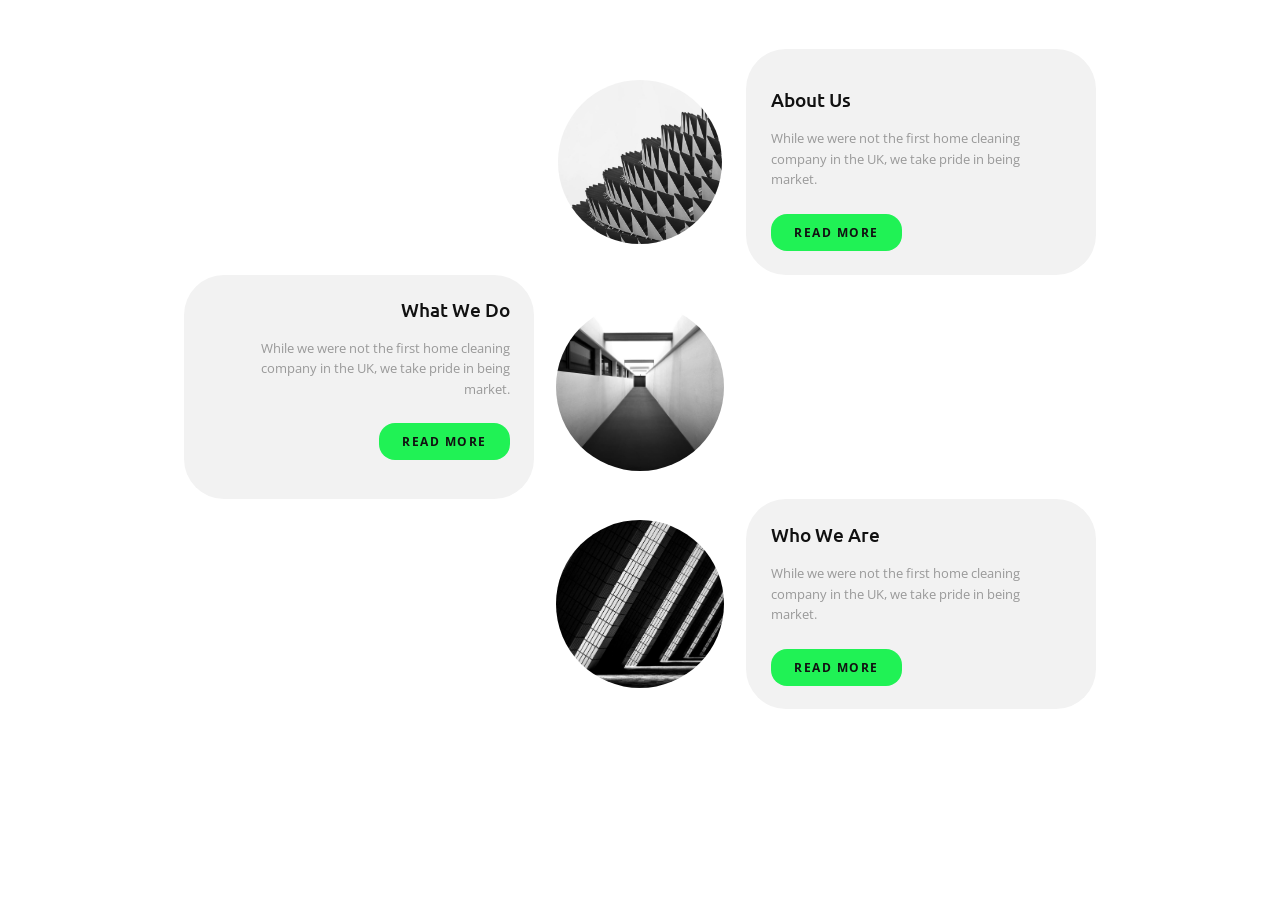
<file: pract_4/str3_grid/index.html>
<!DOCTYPE html>
<html lang="en">
<head>
    <meta charset="UTF-8">
    <meta name="viewport" content="width=device-width, initial-scale=1.0">
    <title>str3_grid</title>
    <link rel="preconnect" href="https://fonts.googleapis.com">
    <link rel="preconnect" href="https://fonts.gstatic.com" crossorigin>
    <link href="https://fonts.googleapis.com/css2?family=Open+Sans:wght@400;700&family=Ubuntu:wght@500&display=swap" rel="stylesheet">
    <link rel="stylesheet" href="style.css">
</head>
<body>
    <section class="info">
        <img class="circle circle-1" src="images/pexels-photo-3914752.jpg" alt="Building">
        <div class="card card-1">
            <h2>About Us</h2>
            <p>While we were not the first home cleaning company in the UK, we take pride in being market.</p>
            <a class="btn" href="javascript:void(0)">Read more</a>
        </div>
        <div class="card card-2">
            <h2>What We Do</h2>
            <p>While we were not the first home cleaning company in the UK, we take pride in being market.</p>
            <a class="btn" href="javascript:void(0)">Read more</a>
        </div>
        <img class="circle circle-2" src="images/pexels-mohamed-abdelsadig-3196486.jpg" alt="Corridor">
        <img class="circle circle-3" src="images/pexels-harry-shum-12694483.jpg" alt="Architecture">
        <div class="card card-3">
            <h2>Who We Are</h2>
            <p>While we were not the first home cleaning company in the UK, we take pride in being market.</p>
            <a class="btn" href="javascript:void(0)">Read more</a>
        </div>
    </section>
</body>
</html>
</file>
<file: pract_2/css/style.css>
@font-face {
  font-family: 'Promo';
  src: url('../fonts/Montserrat-Light.ttf') format('truetype');
  font-weight: 400;
  font-style: normal;
}

@font-face {
  font-family: 'Promo';
  src: url('../fonts/Montserrat-Medium.ttf') format('truetype');
  font-weight: 500;
  font-style: normal;
}

* {
  box-sizing: border-box;
}

body {
  margin: 0;
  padding: 0;
  font-family: 'Promo', sans-serif;
  font-weight: 400;
}

.main-content {
  width: 100%;
  max-width: 1000px;
  margin: auto;
}

.container-white {
  background-color: #ffffff;
}

.block-spacing {
  margin-bottom: 60px;
}

.spacer-large {
  height: 50px;
}

.hero-card {
  background-image: url('../img/la.jpeg');
  background-size: cover;
  background-position: center;
  border-radius: 20px;
  padding: 80px 50px;
  color: #ffffff;
  height: 600px;
  display: flex;
  flex-direction: column;
  justify-content: center;
}

.hero-title {
  font-size: 48px;
  font-weight: 500;
  margin-bottom: 8px;
}

.hero-subtitle {
  font-size: 15px;
  margin-bottom: 6px;
  color: #ffffff;
}

.hero-credit {
  font-size: 15px;
  margin-bottom: 35px;
  opacity: 1;
}

.hero-search-wrapper {
  background-color: #F2F2F2;
  padding: 15px 10px;
  border-radius: 15px;
  display: inline-flex;
  width: fit-content;
}

.hero-search-inner {
  display: flex;
  align-items: center;
  gap: 10px;
}

.hero-search-inner input {
  background-color: #ffffff;
  border: none;
  outline: none;
  padding: 12px 20px;
  border-radius: 30px;
  font-size: 14px;
  width: 320px;
  color: #333333;
  font-family: 'Promo', sans-serif;
}

.hero-search-inner input::placeholder {
  color: #aaaaaa;
}

.hero-search-inner button {
  background-color: #000000;
  color: #ffffff;
  border: none;
  padding: 12px 30px;
  border-radius: 30px;
  font-weight: 500;
  font-size: 14px;
  cursor: pointer;
  font-family: 'Promo', sans-serif;
}

.container-pink {
  background-color: #FBECEE;
  padding: 80px 0;
}

.circles-grid {
  display: grid;
  grid-template-columns: repeat(3, 1fr);
  gap: 50px;
}

.circle-item {
  display: flex;
  flex-direction: column;
  align-items: center;
  text-align: center;
}

.circle-img {
  width: 130px;
  height: 130px;
  border-radius: 50%;
  overflow: hidden;
  margin-bottom: 15px;
}

.circle-img img {
  width: 100%;
  height: 100%;
  object-fit: cover;
}

.circle-title {
  font-weight: 500;
  font-size: 16px;
  margin-bottom: 5px;
}

.circle-desc {
  font-size: 13px;
  color: #000000;
}

.section-text {
  text-align: left;
  margin-bottom: 25px;
}

.section-title {
  font-size: 32px;
  font-weight: 500;
  margin-bottom: 6px;
}

.section-subtitle {
  font-size: 14px;
  color: #666666;
  margin-bottom: 4px;
}

.section-credit {
  font-size: 13px;
  color: #888888;
}

.big-rounded-img {
  width: 100%;
  height: 520px;
  border-radius: 20px;
  overflow: hidden;
  margin-bottom: 20px;
}

.big-rounded-img img {
  width: 100%;
  height: 100%;
  object-fit: cover;
}

.photo-caption {
  margin-top: 15px;
}

.squares-grid {
  display: grid;
  grid-template-columns: repeat(3, 1fr);
  gap: 8px;
}

.square-item {
  aspect-ratio: 1 / 1;
  overflow: hidden;
}

.square-item img {
  width: 100%;
  height: 100%;
  object-fit: cover;
}

.tall-cards-flex {
  display: flex;
  gap: 30px;
}

.tall-card {
  flex: 1;
  border-radius: 20px;
  height: 540px;
  display: flex;
  flex-direction: column;
  justify-content: center;
  overflow: hidden;
}

.grey-bg {
  background-color: #f3f4f6;
  align-items: center;
  padding: 40px;
}

.grey-bg img {
  width: 100%;
  height: 100%;
  object-fit: contain;
}

.purple-bg {
  background-color: #F0EFFD;
  padding: 50px 60px;
}

.card-title {
  font-size: 34px;
  font-weight: 500;
  margin-bottom: 12px;
  line-height: 1.2;
}

.card-subtitle {
  font-size: 14px;
  color: #000000;
  margin-bottom: 25px;
}

.card-list div {
  margin-bottom: 15px;
  font-size: 16px;
  color: #000000;
}

.card-credit {
  font-size: 14px;
  color: #000000;
  margin-top: 20px;
}
</file>
<file: pract_2/css/header.css>
header {
  width: 100%;
  padding: 30px 0;
  background-color: #ffffff;
}

.main-nav {
  display: flex;
  gap: 35px;
  margin-left: 20px;
}

.nav-item {
  text-decoration: none;
  color: #000000;
  font-size: 15px;
  font-weight: 500;
}
</file>
<file: pract_2/css/footer.css>
.footer-section {
  background-color: #fbebf0;
  padding: 80px 0;
}

.footer-box {
  text-align: left;
}

.footer-title {
  font-size: 36px;
  font-weight: 500;
  margin-bottom: 8px;
}

.footer-subtitle {
  font-size: 15px;
  color: #666666;
  margin-bottom: 35px;
}

.footer-form-row {
  display: flex;
  align-items: center;
  gap: 25px;
  flex-wrap: wrap; 
}

.footer-field {
  display: flex;
  align-items: center;
  gap: 12px;
}

.footer-label {
  font-size: 14px;
  color: #333333;
  font-weight: 500;
}

.footer-field input {
  background-color: #ffffff;
  border: none;
  outline: none;
  padding: 14px 22px;
  border-radius: 30px;
  width: 350px;
  font-size: 14px;
  color: #333333;
  font-family: 'Promo', sans-serif;
}

.footer-field input::placeholder {
  color: #aaaaaa;
}

.footer-btn {
  background-color: #000000;
  color: #ffffff;
  border: none;
  outline: none;
  padding: 14px 35px;
  border-radius: 30px;
  font-weight: 500;
  font-size: 14px;
  cursor: pointer;
  font-family: 'Promo', sans-serif;
}
</file>
<file: pract_3/style.css>
* {
    margin: 0;
    padding: 0;
    box-sizing: border-box;
}

:root {
    --blue: #4551dd;
    --yellow: #f8b001;
    --dark: #333333;
    --text: #555555;
    --white: #ffffff;
}

body {
    font-family: 'Open Sans', Arial, sans-serif;
    color: var(--dark);
    background: var(--white);
    overflow-x: hidden;
}

img {
    display: block;
    max-width: 100%;
}

a {
    color: inherit;
}

.container {
    width: 940px;
    max-width: calc(100% - 32px);
    margin: 0 auto;
}

.credit {
    font-size: 12px;
    font-style: italic;
    color: var(--white);
    text-align: center;
    margin-top: 30px;
}

.credit a {
    color: var(--white);
}

.credit.dark,
.credit.dark a {
    color: var(--dark);
}

.section-title {
    font-family: 'Montserrat', sans-serif;
    font-weight: 700;
    font-size: 36px;
    color: var(--white);
    text-align: center;
}

.section-title.big {
    font-size: 40px;
    line-height: 1.1;
}

.section-text {
    color: var(--white);
    font-weight: 600;
    font-size: 14px;
    line-height: 1.6;
    text-align: center;
    margin-top: 14px;
}

.section-text.small {
    font-size: 12px;
    font-weight: 400;
}

.btn {
    display: inline-block;
    background: var(--yellow);
    color: var(--blue);
    font-family: 'Montserrat', sans-serif;
    font-size: 12px;
    font-weight: 600;
    text-transform: uppercase;
    text-decoration: none;
    padding: 14px 46px;
    border-radius: 30px;
    transition: background .3s;
}

.btn:hover {
    background: #e09e00;
}

.hero {
    background: var(--blue);
    padding: 60px 0 40px;
}

.hero-inner {
    position: relative;
    min-height: 870px;
}

.hero-circle {
    position: absolute;
    left: 0;
    top: 0;
    width: 680px;
    height: 680px;
    border-radius: 50%;
    overflow: hidden;
    background: #e8e8e8;
}

.hero-circle img {
    width: 100%;
    height: 100%;
    object-fit: cover;
}

.hero-content {
    position: absolute;
    left: 268px;
    top: 275px;
    width: 672px;
}

.hero-title {
    display: inline-block;
    background: var(--blue);
    color: var(--white);
    font-family: 'Montserrat', sans-serif;
    font-size: 56px;
    font-weight: 700;
    padding: 22px 26px;
    border-radius: 14px;
    margin-bottom: 40px;
}

.subjects {
    display: grid;
    grid-template-columns: repeat(3, 200px);
    gap: 22px;
}

.subject {
    background: var(--white);
    box-shadow: 0 10px 25px rgba(0, 0, 0, .25);
    height: 162px;
    border-radius: 8px;
    display: flex;
    flex-direction: column;
    align-items: center;
    justify-content: center;
    text-decoration: none;
    transition: transform .3s;
}

.subject:hover {
    transform: translateY(-6px);
}

.subject-icon {
    width: 76px;
    height: 76px;
    border-radius: 50%;
    background: var(--yellow);
    display: flex;
    align-items: center;
    justify-content: center;
}

.subject-icon img {
    width: 40px;
    height: 40px;
    opacity: .75;
}

.subject-name {
    margin-top: 18px;
    font-family: 'Montserrat', sans-serif;
    font-size: 15px;
    font-weight: 600;
    color: var(--blue);
}

.credit-right {
    text-align: right;
    font-style: normal;
}

.partners {
    background: var(--blue);
    padding: 40px 0 70px;
}

.partners-grid {
    display: grid;
    grid-template-columns: repeat(3, 1fr);
    gap: 22px;
    margin-top: 50px;
}

.partner {
    background: var(--white);
    border-radius: 12px;
    box-shadow: 0 10px 25px rgba(0, 0, 0, .25);
    padding: 12px 12px 26px;
    text-align: center;
}

.partner img {
    width: 100%;
    border-radius: 10px;
    aspect-ratio: 1 / 1;
    object-fit: cover;
}

.partner h3 {
    font-family: 'Montserrat', sans-serif;
    font-size: 17px;
    font-weight: 600;
    margin: 24px 0 18px;
}

.partner p {
    font-size: 12px;
    font-style: italic;
    line-height: 1.6;
    padding: 0;
}

.partner a {
    display: inline-block;
    margin-top: 22px;
    font-size: 10px;
    letter-spacing: 1px;
}

.values {
    background: var(--blue);
    padding: 60px 0 90px;
}

.values-band {
    margin-top: 50px;
    background: var(--blue);
    background: linear-gradient(180deg, rgba(69, 81, 221, 1) 0%, rgba(69, 81, 221, 1) 17%, rgba(248, 176, 1, 1) 17%, rgba(248, 176, 1, 1) 83%, rgba(69, 81, 221, 1) 83%, rgba(69, 81, 221, 1) 100%);
}

.values-grid {
    display: grid;
    grid-template-columns: repeat(3, 1fr);
    gap: 24px 22px;
}

.value-card {
    background: var(--white);
    border-radius: 14px;
    padding: 22px 16px 16px;
    position: relative;
    min-height: 200px;
    box-shadow: 0 10px 25px rgba(0, 0, 0, .25);
}

.value-card h3 {
    font-family: 'Montserrat', sans-serif;
    color: var(--blue);
    font-size: 16px;
    font-weight: 600;
    text-transform: uppercase;
    margin-bottom: 14px;
}

.value-card p {
    font-size: 12px;
    line-height: 1.7;
    color: #999999;
    padding-right: 20px;
}

.value-card .arrow {
    position: absolute;
    right: 16px;
    bottom: 12px;
    color: var(--blue);
    font-size: 22px;
    font-weight: 700;
    text-decoration: none;
}

.stats {
    background: var(--blue);
    padding: 40px 0 120px;
}

.stats-inner {
    display: flex;
    align-items: center;
    justify-content: space-between;
}

.stats-grid {
    display: grid;
    grid-template-columns: repeat(2, 200px);
    gap: 60px 30px;
    margin-left: 20px;
}

.stat {
    text-align: center;
    color: var(--white);
}

.stat-number {
    display: block;
    font-family: 'Montserrat', sans-serif;
    font-size: 58px;
    font-weight: 700;
    line-height: 1;
    text-shadow: 3px 4px 8px rgba(0, 0, 0, .25);
}

.stat-label {
    display: block;
    margin-top: 16px;
    font-size: 12px;
    font-weight: 600;
}

.stats-text {
    width: 400px;
    color: var(--white);
}

.stats-text h2 {
    font-family: 'Montserrat', sans-serif;
    font-size: 30px;
    font-weight: 400;
    line-height: 1.2;
}

.stats-text p {
    font-size: 12px;
    margin: 14px 0 30px;
}

.mission {
    background: linear-gradient(180deg, var(--blue) 0%, var(--blue) 57%, var(--white) 57%, var(--white) 100%);
    padding-bottom: 100px;
}

.mission-inner {
    position: relative;
    height: 740px;
}

.mission-circle {
    position: absolute;
    right: 0;
    top: 0;
    width: 700px;
    height: 700px;
    border-radius: 50%;
    overflow: hidden;
}

.mission-circle img {
    width: 100%;
    height: 100%;
    object-fit: cover;
}

.mission-card {
    position: absolute;
    left: 0;
    top: 330px;
    width: 440px;
    background: var(--white);
    border-radius: 24px;
    padding: 34px 40px 44px;
}

.mission-card h2 {
    font-family: 'Montserrat', sans-serif;
    font-size: 36px;
    font-weight: 600;
    margin-bottom: 20px;
}

.mission-card p {
    font-size: 15px;
    line-height: 1.75;
    color: var(--text);
}

.mission-card .credit {
    text-align: left;
    margin: 30px 0 34px;
}

.testimonials {
    padding: 20px 0 100px;
}

.testimonial {
    display: grid;
    grid-template-columns: 1fr 160px 1fr;
    align-items: center;
    gap: 50px;
    margin-bottom: 25px;
}

.t-text h4 {
    font-family: 'Montserrat', sans-serif;
    color: var(--blue);
    font-size: 13px;
    font-weight: 600;
    margin-bottom: 18px;
}

.t-text p {
    font-size: 12px;
    line-height: 1.7;
    max-width: 300px;
}

.t-text p a {
    color: var(--blue);
}

.t-text.left {
    text-align: right;
}

.t-text.left p {
    margin-left: auto;
}

.t-photo {
    width: 160px;
    height: 160px;
    border-radius: 50%;
    border: 5px solid var(--yellow);
    overflow: hidden;
    position: relative;
}

.t-photo img {
    position: absolute;
    top: 0;
    left: 50%;
    height: 120%;
    width: auto;
    max-width: none;
    transform: translateX(-50%);
}

.testimonial:nth-child(1) .t-photo img {
    transform: translateX(-69%);
}

.testimonial:nth-child(2) .t-photo img {
    transform: translateX(-29%);
}

.testimonial:nth-child(3) .t-photo img {
    transform: translateX(-41.5%);
}

.t-side.right {
    display: flex;
    justify-content: flex-end;
}

.twitter {
    display: inline-block;
    width: 56px;
    height: 56px;
}

.twitter svg {
    width: 100%;
    height: 100%;
    fill: var(--blue);
}

.quote {
    background: var(--blue);
    padding: 40px 0 50px;
    text-align: center;
}

.quote-mark {
    font-family: 'Montserrat', sans-serif;
    font-size: 150px;
    font-weight: 800;
    color: var(--yellow);
    line-height: 1;
    height: 90px;
}

.quote-card {
    background: var(--white);
    border-radius: 6px;
    width: 850px;
    max-width: 100%;
    margin: 120px auto 0;
    padding: 0 60px 50px;
}

.quote-photo {
    width: 230px;
    height: 230px;
    border-radius: 50%;
    overflow: hidden;
    margin: 0 auto;
    position: relative;
    top: -115px;
    margin-bottom: -85px;
}

.quote-photo img {
    width: 100%;
    height: 100%;
    object-fit: cover;
}

.quote-card p {
    font-family: 'Montserrat', sans-serif;
    font-size: 30px;
    font-weight: 700;
    line-height: 1.2;
    color: var(--blue);
}

.quote-author {
    margin-top: 50px;
    color: var(--white);
    font-size: 14px;
    font-weight: 700;
}

.quote .credit {
    margin-top: 10px;
}

.contact {
    padding: 70px 0 60px;
}

.contact-top {
    display: flex;
    gap: 40px;
}

.contact-image {
    width: 500px;
    flex-shrink: 0;
}

.contact-image img {
    width: 100%;
    height: 500px;
    object-fit: cover;
}

.contact-form {
    flex: 1;
    display: flex;
    flex-direction: column;
    padding: 10px 0 0 0;
    max-width: 330px;
    margin: 0 auto;
}

.contact-form h2 {
    font-family: 'Montserrat', sans-serif;
    font-size: 36px;
    font-weight: 600;
    text-align: center;
    margin-bottom: 30px;
}

.contact-form label {
    font-size: 12px;
    margin-bottom: 4px;
}

.contact-form input[type="text"],
.contact-form input[type="email"],
.contact-form textarea {
    border: none;
    border-bottom: 1px solid #c0c0c0;
    padding: 10px;
    font-family: inherit;
    font-size: 12px;
    margin-bottom: 18px;
    outline: none;
    resize: vertical;
}

.contact-form input:focus,
.contact-form textarea:focus {
    border-bottom-color: var(--blue);
}

.contact-form .checkbox {
    display: flex;
    align-items: center;
    gap: 6px;
    font-size: 12px;
    margin-bottom: 20px;
}

.contact-form .checkbox a {
    color: var(--blue);
}

.contact-form button {
    background: var(--blue);
    color: var(--white);
    border: none;
    border-radius: 10px;
    padding: 16px;
    font-family: 'Montserrat', sans-serif;
    font-size: 12px;
    font-weight: 700;
    text-transform: uppercase;
    cursor: pointer;
    transition: background .3s;
}

.contact-form button:hover {
    background: #3440c4;
}

.info-grid {
    display: grid;
    grid-template-columns: repeat(3, 1fr);
    gap: 20px;
    margin-top: 40px;
}

.info-card {
    background: var(--blue);
    color: var(--white);
    border-radius: 18px;
    padding: 30px 14px 30px 20px;
    min-height: 140px;
}

.info-card h4 {
    display: flex;
    align-items: center;
    gap: 8px;
    font-family: 'Montserrat', sans-serif;
    font-size: 15px;
    font-weight: 700;
    text-transform: uppercase;
    margin-bottom: 14px;
}

.info-card svg {
    width: 18px;
    height: 18px;
    fill: var(--white);
}

.info-card p {
    font-size: 12px;
    line-height: 1.5;
}

.nowrap {
    white-space: nowrap;
}

@media (max-width: 960px) {
    .hero-inner,
    .mission-inner {
        min-height: 0;
        height: auto;
    }

    .hero-circle,
    .hero-content,
    .mission-circle,
    .mission-card {
        position: static;
    }

    .hero-circle,
    .mission-circle {
        width: 100%;
        max-width: 500px;
        height: auto;
        aspect-ratio: 1 / 1;
        margin: 0 auto;
    }

    .hero-content {
        width: 100%;
        margin-top: -60px;
        text-align: center;
    }

    .hero-title {
        font-size: 36px;
        position: relative;
    }

    .subjects {
        grid-template-columns: repeat(2, 1fr);
    }

    .partners-grid,
    .values-grid,
    .info-grid {
        grid-template-columns: 1fr;
    }

    .values-band {
        background: var(--yellow);
        padding: 30px 0;
    }

    .stats-inner,
    .contact-top {
        flex-direction: column;
        gap: 40px;
    }

    .stats-grid {
        grid-template-columns: repeat(2, 1fr);
        margin-left: 0;
    }

    .stats-text {
        width: 100%;
        text-align: center;
    }

    .mission {
        background: var(--blue);
    }

    .mission-card {
        width: 100%;
        margin-top: -60px;
        position: relative;
    }

    .testimonial {
        grid-template-columns: 1fr;
        justify-items: center;
        text-align: center;
        gap: 16px;
        margin-bottom: 50px;
    }

    .testimonial .t-side {
        display: none;
    }

    .testimonial:nth-child(2) .t-photo {
        order: -1;
    }

    .t-text.left {
        text-align: center;
    }

    .t-text p {
        margin: 0 auto;
    }

    .quote-card p {
        font-size: 20px;
    }

    .quote-card {
        padding: 0 20px 30px;
    }

    .contact-image {
        width: 100%;
    }
}
</file>
<file: pract_5/style.css>
* {
    margin: 0;
    padding: 0;
    box-sizing: border-box;
}

body {
    font-family: 'Open Sans', Arial, sans-serif;
    color: #111111;
    background: #ffffff;
}

img {
    display: block;
}

a {
    color: inherit;
}

.container {
    width: 1068px;
    margin: 0 auto;
}

.section-title {
    font-family: 'Montserrat', sans-serif;
    font-weight: 700;
    font-size: 56px;
    text-align: center;
}

.credit {
    font-size: 15px;
}

.credit a {
    text-decoration: none;
    border-bottom: 1px solid;
}

.btn {
    display: inline-block;
    padding: 18px 50px;
    border: 2px solid;
    border-radius: 30px;
    font-size: 15px;
    font-weight: 700;
    letter-spacing: 3px;
    text-transform: uppercase;
    text-decoration: none;
}

.btn-white {
    color: #ffffff;
    border-color: #ffffff;
}

.btn-dark {
    color: #111111;
    border-color: #111111;
}

.header {
    height: 74px;
    background: #ffffff;
}

.header-inner {
    height: 100%;
    display: flex;
    justify-content: space-between;
    align-items: center;
}

.logo {
    font-family: Arial, sans-serif;
    font-size: 30px;
    color: #bbbbbb;
    text-decoration: none;
}

.burger {
    display: flex;
    flex-direction: column;
    gap: 6px;
    width: 23px;
}

.burger span {
    height: 3px;
    background: #111111;
}

.hero {
    height: 802px;
    background: #e8e8e8 url("images/1.jpg") center / cover no-repeat;
}

.hero-content {
    padding: 158px 0 0 401px;
}

.hero-subtitle {
    font-family: 'Montserrat', sans-serif;
    font-size: 28px;
    letter-spacing: 11px;
    text-transform: uppercase;
}

.hero-title {
    margin-top: 14px;
    font-family: 'Roboto Condensed', sans-serif;
    font-weight: 700;
    font-size: 122px;
    line-height: 98px;
    text-transform: uppercase;
}

.hero-credit {
    margin-top: 22px;
    font-size: 15px;
    letter-spacing: 2px;
    text-transform: uppercase;
}

.hero-credit a {
    text-decoration: none;
    border-bottom: 1px solid #111111;
}

.hero-info {
    display: flex;
    margin-top: 112px;
}

.info-col {
    width: 229px;
    padding-right: 30px;
}

.info-col h3 {
    margin-bottom: 20px;
    font-family: 'Montserrat', sans-serif;
    font-weight: 700;
    font-size: 21px;
    letter-spacing: 1px;
    text-transform: uppercase;
}

.info-col p {
    font-size: 16.5px;
    line-height: 27px;
}

.phone {
    font-weight: 700;
    text-decoration: none;
    border-bottom: 2px solid #f2952d;
}

.phone-second {
    margin-top: 27px;
}

.features {
    padding: 72px 0 163px;
}

.features-grid {
    display: grid;
    grid-template-columns: repeat(3, 342px);
    column-gap: 20px;
    row-gap: 56px;
    margin-top: 90px;
}

.feature {
    display: flex;
    gap: 35px;
}

.feature img {
    width: 62px;
    height: 62px;
    object-fit: contain;
}

.feature h3 {
    margin-bottom: 18px;
    font-family: 'Montserrat', sans-serif;
    font-weight: 600;
    font-size: 19px;
}

.feature p {
    font-size: 15.5px;
    line-height: 24px;
}

.fresh {
    display: flex;
    align-items: center;
    height: 647px;
    background: #000000;
}

.fresh-image {
    width: 43%;
    height: 100%;
    object-fit: cover;
}

.fresh-content {
    width: 540px;
    margin-left: 100px;
    color: #ffffff;
}

.fresh-content h2 {
    font-family: 'Montserrat', sans-serif;
    font-weight: 700;
    font-size: 52px;
    line-height: 58px;
}

.fresh-content p {
    margin-top: 30px;
    font-size: 15.5px;
    line-height: 24px;
}

.fresh-content .credit {
    margin-top: 28px;
}

.fresh-content .btn {
    margin-top: 40px;
}

.breads {
    padding: 50px 0 45px;
    background: #f2f2f2;
}

.breads-grid {
    display: grid;
    grid-template-columns: repeat(4, 249px);
    gap: 24px;
    margin-top: 42px;
}

.bread-card {
    padding: 18px 18px 30px;
    background: #ffffff;
    border-radius: 20px;
    box-shadow: 0 6px 14px rgba(0, 0, 0, .15);
    text-align: center;
}

.bread-card img {
    width: 100%;
    height: 183px;
    object-fit: cover;
    border-radius: 10px;
}

.bread-card h3 {
    margin-top: 20px;
    font-family: 'Montserrat', sans-serif;
    font-weight: 700;
    font-size: 18px;
    line-height: 20px;
    letter-spacing: 2.5px;
    text-transform: uppercase;
}

.bread-card p {
    margin-top: 20px;
    font-size: 15px;
    font-style: italic;
    line-height: 24px;
}

.bread-card a {
    text-decoration: none;
    border-bottom: 1px solid #111111;
}

.bread-card > a {
    display: inline-block;
    margin-top: 18px;
    font-size: 15.5px;
}

.breads .credit {
    margin-top: 40px;
    font-size: 17px;
    text-align: center;
}

.quality {
    padding: 70px 0 74px;
    background: linear-gradient(180deg, #f2f2f2 0px, #f2f2f2 762px, #ffffff 762px, #ffffff 100%);
}

.quality-inner {
    width: 839px;
    margin: 0 auto;
}

.quality-top {
    display: flex;
    justify-content: space-between;
}

.quality-left {
    width: 396px;
}

.quality-left h2 {
    margin-top: 30px;
    font-family: 'Montserrat', sans-serif;
    font-weight: 700;
    font-size: 50px;
    line-height: 57px;
}

.quality-baker {
    width: 396px;
    height: 480px;
    margin-top: 71px;
    object-fit: cover;
}

.quality-bread {
    width: 397px;
    height: 585px;
    object-fit: cover;
}

.quality h3 {
    margin-top: 36px;
    font-family: 'Montserrat', sans-serif;
    font-weight: 700;
    font-size: 28px;
}

.quality p {
    margin-top: 25px;
    font-size: 17px;
    line-height: 34px;
}

.quality p a {
    text-decoration: none;
    border-bottom: 1px solid #111111;
}

.quality .credit {
    margin-top: 32px;
    font-size: 15px;
}

.quality .btn {
    margin-top: 28px;
}

.sweets {
    height: 737px;
    padding-top: 78px;
    background: linear-gradient(rgba(0, 0, 0, .25), rgba(0, 0, 0, .25)), url("images/5.jpg") center / cover no-repeat;
}

.sweets .section-title {
    color: #ffffff;
}

.sweets-grid {
    display: grid;
    grid-template-columns: repeat(3, 1fr);
    gap: 22px;
    margin-top: 72px;
}

.menu-card {
    height: 290px;
    padding: 26px 28px;
    background: #ffffff;
    border-radius: 20px;
}

.menu-card h3 {
    font-family: 'Montserrat', sans-serif;
    font-weight: 700;
    font-size: 23px;
}

.menu-card ul {
    margin-top: 22px;
    list-style: none;
}

.menu-card li {
    font-size: 19px;
    line-height: 37.5px;
}

.sweets .credit {
    margin-top: 46px;
    color: #ffffff;
    text-align: center;
}

.bottom-line {
    height: 66px;
    background: #ffffff;
}
</file>
<file: pract_6/style.css>
* {
    margin: 0;
    padding: 0;
    box-sizing: border-box;
}

body {
    background: #000000;
    color: #fcfbf8;
    font-family: 'Quattrocento', Georgia, serif;
    overflow-x: hidden;
}

a {
    color: #fcfbf8;
    text-decoration: none;
}

img {
    display: block;
}

.hero {
    display: flex;
    flex-direction: column;
    justify-content: space-between;
    min-height: 100vh;
    padding: 32px 52px 90px;
    background: linear-gradient(rgba(0, 0, 0, .2), rgba(0, 0, 0, .2)), url("images/FFTablet_1100x.progressive.webp") center bottom / cover no-repeat;
}

.header,
.bottom {
    width: 100%;
    max-width: 1192px;
    margin: 0 auto;
}

.nav {
    display: flex;
    align-items: center;
}

.menu {
    display: flex;
    flex: 1;
    gap: 48px;
    list-style: none;
}

.menu a,
.btn {
    font-family: 'Montserrat', Arial, sans-serif;
    font-weight: 700;
    font-size: 15px;
    letter-spacing: 2px;
    text-transform: uppercase;
}

.hire,
.subtitle-small,
.about-small {
    display: none;
}

.logo img {
    width: 48px;
    height: 48px;
    object-fit: contain;
}

.nav-right {
    display: flex;
    flex: 1;
    justify-content: flex-end;
}

.btn {
    padding: 19px 32px;
    border: 2px solid #fcfbf8;
    font-size: 14px;
}

.title {
    margin-top: 28px;
    font-family: 'Marcellus', Georgia, serif;
    font-weight: 400;
    font-size: min(15vw, 190px);
    line-height: 1;
    text-align: center;
    text-transform: uppercase;
}

.subtitle {
    margin-top: 30px;
    font-family: 'Quattrocento', Georgia, serif;
    font-weight: 700;
    font-size: 18px;
    letter-spacing: 5px;
    text-align: center;
    text-transform: uppercase;
}

.bottom {
    display: flex;
    justify-content: space-between;
    align-items: flex-end;
}

.about {
    width: 360px;
    padding-left: 28px;
}

.about p {
    font-size: 26px;
    line-height: 38px;
}

.circle {
    position: relative;
    display: block;
    width: 120px;
    height: 120px;
    margin-bottom: 10px;
}

.circle svg {
    width: 100%;
    height: 100%;
}

.circle path {
    fill: none;
}

.circle text {
    font-family: 'Montserrat', Arial, sans-serif;
    font-size: 10px;
    text-transform: uppercase;
    fill: #fcfbf8;
}

.circle .arrow {
    stroke: #fcfbf8;
    stroke-width: 1.6;
}

.emblems {
    width: 360px;
    display: flex;
    justify-content: flex-end;
    padding-right: 20px;
}

.emblems img {
    width: 190px;
}

@media (max-width: 1199px) {
    .hero {
        justify-content: flex-start;
        padding: 56px 46px 110px;
    }

    .logo,
    .nav-right,
    .title,
    .subtitle-big,
    .about,
    .circle {
        display: none;
    }

    .menu {
        justify-content: flex-end;
        gap: 44px;
    }

    .hire {
        display: block;
    }

    .subtitle-small {
        display: block;
        margin-top: 70px;
    }

    .about-small {
        display: block;
        max-width: 740px;
        margin: 20px auto 0;
        font-size: 29px;
        line-height: 42px;
        text-align: center;
    }

    .bottom {
        justify-content: center;
        margin-top: auto;
    }

    .emblems {
        width: auto;
        padding-right: 0;
    }

    .emblems img {
        width: 210px;
    }
}
</file>
<file: pract_7/style.css>
* {
    margin: 0;
    padding: 0;
    box-sizing: border-box;
}

body {
    background: #f2f2f2;
    font-family: Arial, sans-serif;
    color: #222222;
    padding: 30px 20px;
}

h1 {
    text-align: center;
    color: #2e4a8a;
    margin-bottom: 30px;
}

.list {
    display: flex;
    flex-wrap: wrap;
    justify-content: center;
    gap: 20px;
}

.calc {
    display: flex;
    flex-direction: column;
    width: 300px;
    background: #ffffff;
    border: 1px solid #d0d0d0;
}

.calc h2 {
    background: #2e4a8a;
    color: #ffffff;
    font-size: 18px;
    font-weight: normal;
    text-align: center;
    padding: 8px;
}

.info {
    font-size: 14px;
    padding: 12px 15px 5px;
}

label {
    font-size: 13px;
    color: #555555;
    padding: 8px 15px 4px;
}

input {
    margin: 0 15px;
    padding: 8px;
    font-size: 16px;
    border: 1px solid #c8c8c8;
    border-radius: 6px;
}

button {
    margin: 15px 15px 10px;
    padding: 10px;
    background: #f9b52c;
    border: none;
    border-radius: 6px;
    font-size: 18px;
    color: #222222;
    cursor: pointer;
}

button:hover {
    background: #f0a510;
}

.res {
    min-height: 40px;
    margin: 0 15px 15px;
    padding: 10px;
    background: #f7f7f7;
    border-top: 1px solid #d0d0d0;
    color: #2e4a8a;
    font-size: 18px;
    text-align: right;
}
</file>
<file: pract_8/style.css>
body {
 margin: 0;
 overflow-x: hidden;
}

* {
 box-sizing: border-box;
}

body>div:first-child {
 width:100%;
 height: 20vh;
 min-height: 180px;
 display: flex;
 flex-direction: column;
 justify-content: center;
 align-items: center;
 padding: 10px 0;
 background-color: #525252;
}

#source-text {
 resize: none;
 width:50%;
 height: 70%;
 margin: 20px 0;
 font-size: 1.5em; 
 padding: 10px;
 border-radius: 10px;
}

#go {
 padding: 10px;
 font-size: 1.5em;
}

.container {
 width:100%;
 height: auto;
 min-height: 740px;
 background: url('./images/view-white-crumpled-paper.jpg');
}
#result-text{
 padding: 20px;
 >span {
  font-size: 3em;
  margin-right: 0.5em;
  animation: appears 0.25s var(--anim-delay) both;
 }
 >img {
  height: 3em;
  animation: appears 0.25s var(--anim-delay) both;
  position: relative;
  top: var(--shift)
 }
}

@keyframes appears {
  0% { 
   opacity: 0;
   transform: translateY(-1.5em);
  }

  45% {
   transform: translateY(0.5em);
  }
  55% {
   transform: translateY(-0.5em);
  }
 100% { 
  opacity: 1;
  transform: translateY(0);
 }
}

.button-17 {
  align-items: center;
  appearance: none;
  background-color: #fff;
  border-radius: 24px;
  border-style: none;
  box-shadow: rgba(0, 0, 0, .2) 0 3px 5px -1px,rgba(0, 0, 0, .14) 0 6px 10px 0,rgba(0, 0, 0, .12) 0 1px 18px 0;
  box-sizing: border-box;
  color: #3c4043;
  cursor: pointer;
  display: inline-flex;
  fill: currentcolor;
  font-family: "Google Sans",Roboto,Arial,sans-serif;
  font-size: 14px;
  font-weight: 500;
  height: 48px;
  justify-content: center;
  letter-spacing: .25px;
  line-height: normal;
  max-width: 100%;
  overflow: visible;
  padding: 2px 24px;
  position: relative;
  text-align: center;
  text-transform: uppercase;
  transition: box-shadow 280ms cubic-bezier(.4, 0, .2, 1),opacity 15ms linear 30ms,transform 270ms cubic-bezier(0, 0, .2, 1) 0ms;
  user-select: none;
  -webkit-user-select: none;
  touch-action: manipulation;
  width: auto;
  will-change: transform,opacity;
  z-index: 0;
}

.button-17:hover {
  background: #F6F9FE;
  color: #174ea6;
}

.button-17:active {
  box-shadow: 0 4px 4px 0 rgb(60 64 67 / 30%), 0 8px 12px 6px rgb(60 64 67 / 15%);
  outline: none;
}

.button-17:focus {
  outline: none;
  border: 2px solid #4285f4;
}

.button-17:not(:disabled) {
  box-shadow: rgba(60, 64, 67, .3) 0 1px 3px 0, rgba(60, 64, 67, .15) 0 4px 8px 3px;
}

.button-17:not(:disabled):hover {
  box-shadow: rgba(60, 64, 67, .3) 0 2px 3px 0, rgba(60, 64, 67, .15) 0 6px 10px 4px;
}

.button-17:not(:disabled):focus {
  box-shadow: rgba(60, 64, 67, .3) 0 1px 3px 0, rgba(60, 64, 67, .15) 0 4px 8px 3px;
}

.button-17:not(:disabled):active {
  box-shadow: rgba(60, 64, 67, .3) 0 4px 4px 0, rgba(60, 64, 67, .15) 0 8px 12px 6px;
}

.button-17:disabled {
  box-shadow: rgba(60, 64, 67, .3) 0 1px 3px 0, rgba(60, 64, 67, .15) 0 4px 8px 3px;
}
</file>
<file: pract_1/task1/style.css>
body {
  padding: 0;
  margin: 20px;
  font-family: Arial, sans-serif;
}

* {
  box-sizing: border-box;
}

h1 {
  text-align: center;
  font-size: 22px;
}

.table-wrap {
  width: 100%;
  overflow-x: auto;
}

table.periodic {
  border-collapse: collapse;
  margin: auto;
}

@media (max-width: 900px) {
  table.periodic td {
    width: 40px;
    height: 40px;
  }

  .symbol {
    font-size: 14px;
  }

  .name {
    font-size: 6px;
  }
}

@media (max-width: 600px) {
  table.periodic td {
    width: 30px;
    height: 30px;
  }

  .num {
    font-size: 8px;
  }

  .symbol {
    font-size: 11px;
  }

  .name {
    display: none;
  }
}

table.periodic td {
  padding: 3px;
  width: 90px;
  height: 90px;
}

tr.spacer td {
  height: 15px;
}

.element {
  width: 100%;
  height: 100%;
  border-radius: 4px;
  color: white;
  text-align: center;
  padding: 3px;
}

.num {
  display: block;
  font-size: 14px;
  text-align: left;
}

.symbol {
  display: block;
  font-size: 26px;
  font-weight: bold;
}

.placeholder {
  display: flex;
  flex-direction: column;
  align-items: center;
  justify-content: center;
}

.placeholder .num {
  font-size: 30px;
  text-align: center;
}

.placeholder .symbol {
  font-size: 14px;
  font-weight: normal;
  white-space: nowrap;
}

.name {
  display: block;
  font-size: 11px;
}

.alkali { background: #f2a63a; }
.alkaline { background: #e0435c; }
.transition { background: #5b4fa0; }
.green { background: #8baa47; }
.nonmetal { background: #8b939c; }
.halogen { background: #4f8fcb; }
.noble { background: #4f8fcb; }
.other { background: #8b939c; }
.lanth { background: #eb6fa0; }
.actin { background: #c9622a; }
</file>
<file: pract_1/task2/style.css>
body {
    margin: 0;
    padding: 0;
    background-color: #d9d9d9;
    font-family: Arial, Helvetica, sans-serif;
}

* {
    box-sizing: border-box;
}

.wrapper {
    width: 100%;
    max-width: 1000px;
    margin: 30px auto;
}

.row {
    display: flex;
    gap: 28px;
    margin-bottom: 28px;
}

.block {
    flex: 1;
    min-height: 260px;
    border-radius: 24px;
    padding: 34px 32px;
    display: flex;
    justify-content: space-between;
    align-items: center;
    border: 1.5px solid #14151a;
    box-shadow: 0px 4px 0px #14151a;
}

.gray {
    background-color: #f2f2f2;
}

.green {
    background-color: #B9FF66;
}

.dark {
    background-color: #14151a;
    color: #ffffff;
}

.title {
    font-size: 26px;
    font-weight: bold;
    line-height: 1.3;
}

.mark-green {
    background-color: #B9FF66;
    padding: 2px 10px;
    border-radius: 4px;
    color: #14151a;
}

.mark-white {
    background-color: #ffffff;
    padding: 2px 10px;
    color: #14151a;
    border-radius: 4px;
}

.btn {
    margin-top: 38px;
    display: flex;
    align-items: center;
    font-size: 16px;
}

.circle {
    width: 34px;
    height: 34px;
    border-radius: 50%;
    background-color: #14151a;
    color: #B9FF66;
    border: none;
    font-size: 26px;
    font-weight: bold;
    margin-right: 10px;
    cursor: pointer;
    display: flex;
    align-items: center;
    justify-content: center;
    padding: 0;
}

.circle-white {
    width: 34px;
    height: 34px;
    border-radius: 50%;
    background-color: #ffffff;
    color: #14151a;
    border: none;
    font-size: 26px;
    font-weight: bold;
    margin-right: 10px;
    cursor: pointer;
    display: flex;
    align-items: center;
    justify-content: center;
    padding: 0;
}

.img {
    width: 170px;
}
</file>
<file: pract_4/str1_flex/style.css>
* {
    margin: 0;
    padding: 0;
    box-sizing: border-box;
}

body {
    background: #e5e5e5;
    color: #111111;
    font-family: 'Open Sans', Arial, sans-serif;
}

.reputation {
    display: flex;
    flex-direction: column;
    align-items: center;
    padding: 38px 16px 28px;
}

.title {
    font-family: 'Roboto Condensed', sans-serif;
    font-weight: 300;
    font-size: 48px;
    line-height: 1.2;
    text-align: center;
}

.subtitle {
    margin-top: 16px;
    font-size: 13px;
    text-align: center;
}

.gallery {
    display: flex;
    margin-top: 34px;
}

.column {
    display: flex;
    flex-direction: column;
    width: 456px;
}

.row {
    display: flex;
}

.photo {
    display: block;
    object-fit: cover;
}

.first {
    width: 456px;
    height: 334px;
}

.second {
    width: 228px;
    height: 317px;
}

.third {
    width: 228px;
    height: 274px;
}

.th {
    width: 456px;
    height: 377px;
}

.stat {
    display: flex;
    flex-direction: column;
    justify-content: center;
    align-items: center;
    gap: 14px;
    width: 228px;
    font-family: 'Roboto Condensed', sans-serif;
}

.white {
    height: 274px;
    background: #ffffff;
}

.orange {
    height: 317px;
    background: #f08003;
}

.stat-number {
    font-size: 60px;
    font-weight: 700;
    line-height: 1;
}

.stat-label {
    font-size: 19px;
    font-weight: 400;
}

.white .stat-number {
    color: #f08003;
}

.orange .stat-number,
.orange .stat-label {
    color: #ffffff;
}

.orange .stat-label {
    font-weight: 700;
}

.credit {
    margin-top: 18px;
    font-size: 14px;
}

.credit a {
    color: #111111;
    text-decoration: none;
    border-bottom: 1px solid #111111;
}
</file>
<file: pract_4/str1_grid/style.css>
* {
    margin: 0;
    padding: 0;
    box-sizing: border-box;
}

body {
    background: #e5e5e5;
    color: #111111;
    font-family: 'Open Sans', Arial, sans-serif;
}

.reputation {
    display: grid;
    justify-items: center;
    padding: 38px 16px 28px;
}

.title {
    font-family: 'Roboto Condensed', sans-serif;
    font-weight: 300;
    font-size: 48px;
    line-height: 1.2;
    text-align: center;
}

.subtitle {
    margin-top: 16px;
    font-size: 13px;
    text-align: center;
}

.gallery {
    display: grid;
    grid-template-columns: repeat(4, 228px);
    grid-template-rows: 274px 60px 317px;
    grid-template-areas:
        "first first white third"
        "first first th th"
        "second orange th th";
    margin-top: 34px;
}

.photo {
    display: block;
    width: 100%;
    height: 100%;
    object-fit: cover;
}

.first {
    grid-area: first;
}

.second {
    grid-area: second;
}

.third {
    grid-area: third;
}

.th {
    grid-area: th;
}

.white {
    grid-area: white;
    background: #ffffff;
}

.orange {
    grid-area: orange;
    background: #f08003;
}

.stat {
    display: grid;
    align-content: center;
    justify-items: center;
    row-gap: 14px;
    font-family: 'Roboto Condensed', sans-serif;
}

.stat-number {
    font-size: 60px;
    font-weight: 700;
    line-height: 1;
}

.stat-label {
    font-size: 19px;
    font-weight: 400;
}

.white .stat-number {
    color: #f08003;
}

.orange .stat-number,
.orange .stat-label {
    color: #ffffff;
}

.orange .stat-label {
    font-weight: 700;
}

.credit {
    margin-top: 18px;
    font-size: 14px;
}

.credit a {
    color: #111111;
    text-decoration: none;
    border-bottom: 1px solid #111111;
}
</file>
<file: pract_4/str2_flex/style.css>
* {
    margin: 0;
    padding: 0;
    box-sizing: border-box;
}

body {
    background: #cad3e6;
}

.expert {
    display: flex;
    flex-direction: column;
    align-items: center;
    padding: 52px 16px 40px;
    background: linear-gradient(180deg, #263149 0px, #263149 402px, #cad3e6 402px, #cad3e6 100%);
}

.title {
    font-family: 'Oswald', sans-serif;
    font-weight: 400;
    font-size: 46px;
    line-height: 52px;
    color: #ffffff;
    text-align: center;
}

.phone-icon {
    width: 28px;
    height: 28px;
    margin: 0 4px 0 14px;
    fill: #ffffff;
    vertical-align: -2px;
}

.phone {
    font-size: 52px;
    color: #ff3819;
    text-decoration: none;
}

.gallery {
    display: flex;
    gap: 12px;
    margin-top: 44px;
}

.column {
    display: flex;
    flex-direction: column;
    gap: 12px;
    width: 380px;
}

.row {
    display: flex;
    gap: 12px;
}

.tile {
    position: relative;
    display: flex;
    justify-content: center;
    align-items: center;
    overflow: hidden;
    text-decoration: none;
}

.big {
    width: 380px;
    height: 332px;
}

.small {
    width: 184px;
    height: 158px;
}

.tile img {
    position: absolute;
    top: 0;
    left: 0;
    width: 100%;
    height: 100%;
    object-fit: cover;
    filter: brightness(.85);
}

.tile span {
    position: relative;
    font-family: 'Oswald', sans-serif;
    font-size: 30px;
    color: #ffffff;
    text-shadow: 0 2px 6px rgba(0, 0, 0, .6);
}

.credit {
    margin-top: 26px;
    font-family: 'Open Sans', Arial, sans-serif;
    font-style: italic;
    font-size: 11px;
    color: #111111;
}

.credit a {
    color: #111111;
    text-decoration: none;
    border-bottom: 1px solid #111111;
}
</file>
<file: pract_4/str2_grid/style.css>
* {
    margin: 0;
    padding: 0;
    box-sizing: border-box;
}

body {
    background: #cad3e6;
}

.expert {
    display: grid;
    justify-items: center;
    padding: 52px 16px 40px;
    background: linear-gradient(180deg, #263149 0px, #263149 402px, #cad3e6 402px, #cad3e6 100%);
}

.title {
    font-family: 'Oswald', sans-serif;
    font-weight: 400;
    font-size: 46px;
    line-height: 52px;
    color: #ffffff;
    text-align: center;
}

.phone-icon {
    width: 28px;
    height: 28px;
    margin: 0 4px 0 14px;
    fill: #ffffff;
    vertical-align: -2px;
}

.phone {
    font-size: 52px;
    color: #ff3819;
    text-decoration: none;
}

.gallery {
    display: grid;
    grid-template-columns: repeat(4, 184px);
    grid-template-rows: 158px 162px 158px;
    gap: 12px;
    grid-template-areas:
        "dolomite dolomite iceland ethiopia"
        "dolomite dolomite zealand zealand"
        "nepal kenia zealand zealand";
    margin-top: 44px;
}

.tile {
    position: relative;
    display: grid;
    place-items: center;
    overflow: hidden;
    text-decoration: none;
    grid-template-rows: 100%;
    grid-template-columns: 100%;
}

.tile img {
    grid-area: 1 / 1;
    width: 100%;
    height: 100%;
    object-fit: cover;
    filter: brightness(.85);
}

.tile span {
    grid-area: 1 / 1;
    position: relative;
    font-family: 'Oswald', sans-serif;
    font-size: 30px;
    color: #ffffff;
    text-shadow: 0 2px 6px rgba(0, 0, 0, .6);
}

.dolomite {
    grid-area: dolomite;
}

.iceland {
    grid-area: iceland;
}

.ethiopia {
    grid-area: ethiopia;
}

.zealand {
    grid-area: zealand;
}

.nepal {
    grid-area: nepal;
}

.kenia {
    grid-area: kenia;
}

.credit {
    margin-top: 26px;
    font-family: 'Open Sans', Arial, sans-serif;
    font-style: italic;
    font-size: 11px;
    color: #111111;
}

.credit a {
    color: #111111;
    text-decoration: none;
    border-bottom: 1px solid #111111;
}
</file>
<file: pract_4/str3_flex/style.css>
* {
    margin: 0;
    padding: 0;
    box-sizing: border-box;
}

body {
    background: #ffffff;
    font-family: 'Open Sans', Arial, sans-serif;
}

.info {
    display: flex;
    flex-direction: column;
    align-items: center;
    padding: 49px 16px 47px;
}

.row {
    display: flex;
    align-items: center;
    gap: 22px;
    width: 912px;
}

.row-right {
    justify-content: flex-end;
}

.row-left {
    justify-content: flex-start;
}

.circle-box {
    display: flex;
    justify-content: center;
    width: 168px;
}

.circle {
    display: block;
    width: 168px;
    height: 168px;
    border-radius: 50%;
    object-fit: cover;
}

.circle-1 {
    width: 164px;
    height: 164px;
}

.card {
    display: flex;
    flex-direction: column;
    align-items: flex-start;
    width: 350px;
    background: #f2f2f2;
    border-radius: 40px;
    padding: 24px 24px 23px 25px;
}

.card-1 {
    padding-top: 39px;
    padding-bottom: 24px;
}

.card-2 {
    align-items: flex-end;
    text-align: right;
    padding-top: 23px;
    padding-bottom: 39px;
}

.card h2 {
    font-family: 'Ubuntu', sans-serif;
    font-weight: 500;
    font-size: 19px;
    line-height: 24px;
    color: #111111;
}

.card p {
    width: 255px;
    margin-top: 16px;
    font-size: 13px;
    line-height: 20.5px;
    color: #999999;
}

.btn {
    display: flex;
    justify-content: center;
    align-items: center;
    width: 131px;
    height: 37px;
    margin-top: 24px;
    background: #20f255;
    border-radius: 16px;
    font-size: 12px;
    font-weight: 700;
    letter-spacing: 1.5px;
    text-transform: uppercase;
    text-decoration: none;
    color: #111111;
}
</file>
<file: pract_4/str3_grid/style.css>
* {
    margin: 0;
    padding: 0;
    box-sizing: border-box;
}

body {
    background: #ffffff;
    font-family: 'Open Sans', Arial, sans-serif;
}

.info {
    display: grid;
    grid-template-columns: 350px 168px 350px;
    column-gap: 22px;
    align-items: center;
    justify-items: center;
    justify-content: center;
    padding: 49px 16px 47px;
}

.circle {
    display: block;
    width: 168px;
    height: 168px;
    border-radius: 50%;
    object-fit: cover;
    grid-column: 2;
}

.circle-1 {
    width: 164px;
    height: 164px;
    grid-row: 1;
}

.circle-2 {
    grid-row: 2;
}

.circle-3 {
    grid-row: 3;
}

.card {
    display: grid;
    justify-items: start;
    width: 350px;
    background: #f2f2f2;
    border-radius: 40px;
    padding: 24px 24px 23px 25px;
}

.card-1 {
    grid-column: 3;
    grid-row: 1;
    padding-top: 39px;
    padding-bottom: 24px;
}

.card-2 {
    grid-column: 1;
    grid-row: 2;
    justify-items: end;
    text-align: right;
    padding-top: 23px;
    padding-bottom: 39px;
}

.card-3 {
    grid-column: 3;
    grid-row: 3;
}

.card h2 {
    font-family: 'Ubuntu', sans-serif;
    font-weight: 500;
    font-size: 19px;
    line-height: 24px;
    color: #111111;
}

.card p {
    width: 255px;
    margin-top: 16px;
    font-size: 13px;
    line-height: 20.5px;
    color: #999999;
}

.btn {
    display: grid;
    place-items: center;
    width: 131px;
    height: 37px;
    margin-top: 24px;
    background: #20f255;
    border-radius: 16px;
    font-size: 12px;
    font-weight: 700;
    letter-spacing: 1.5px;
    text-transform: uppercase;
    text-decoration: none;
    color: #111111;
}
</file>
